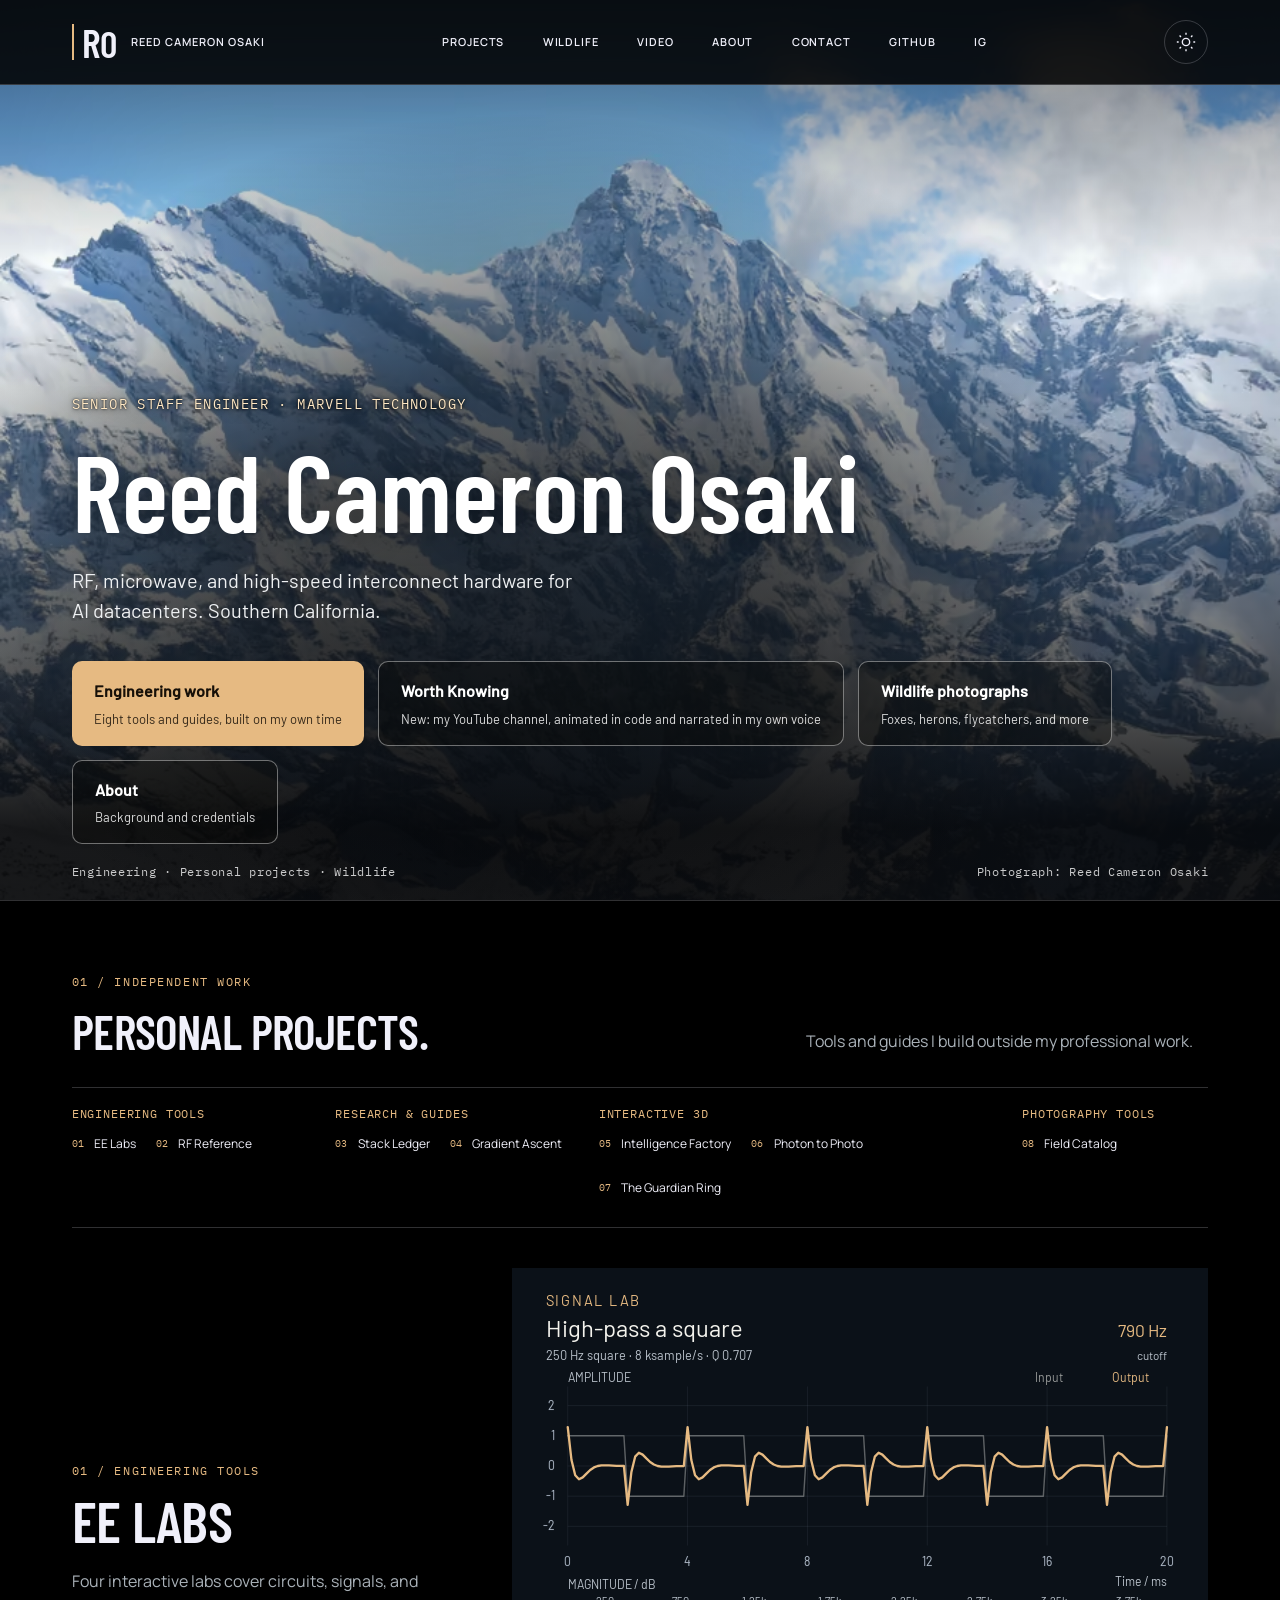
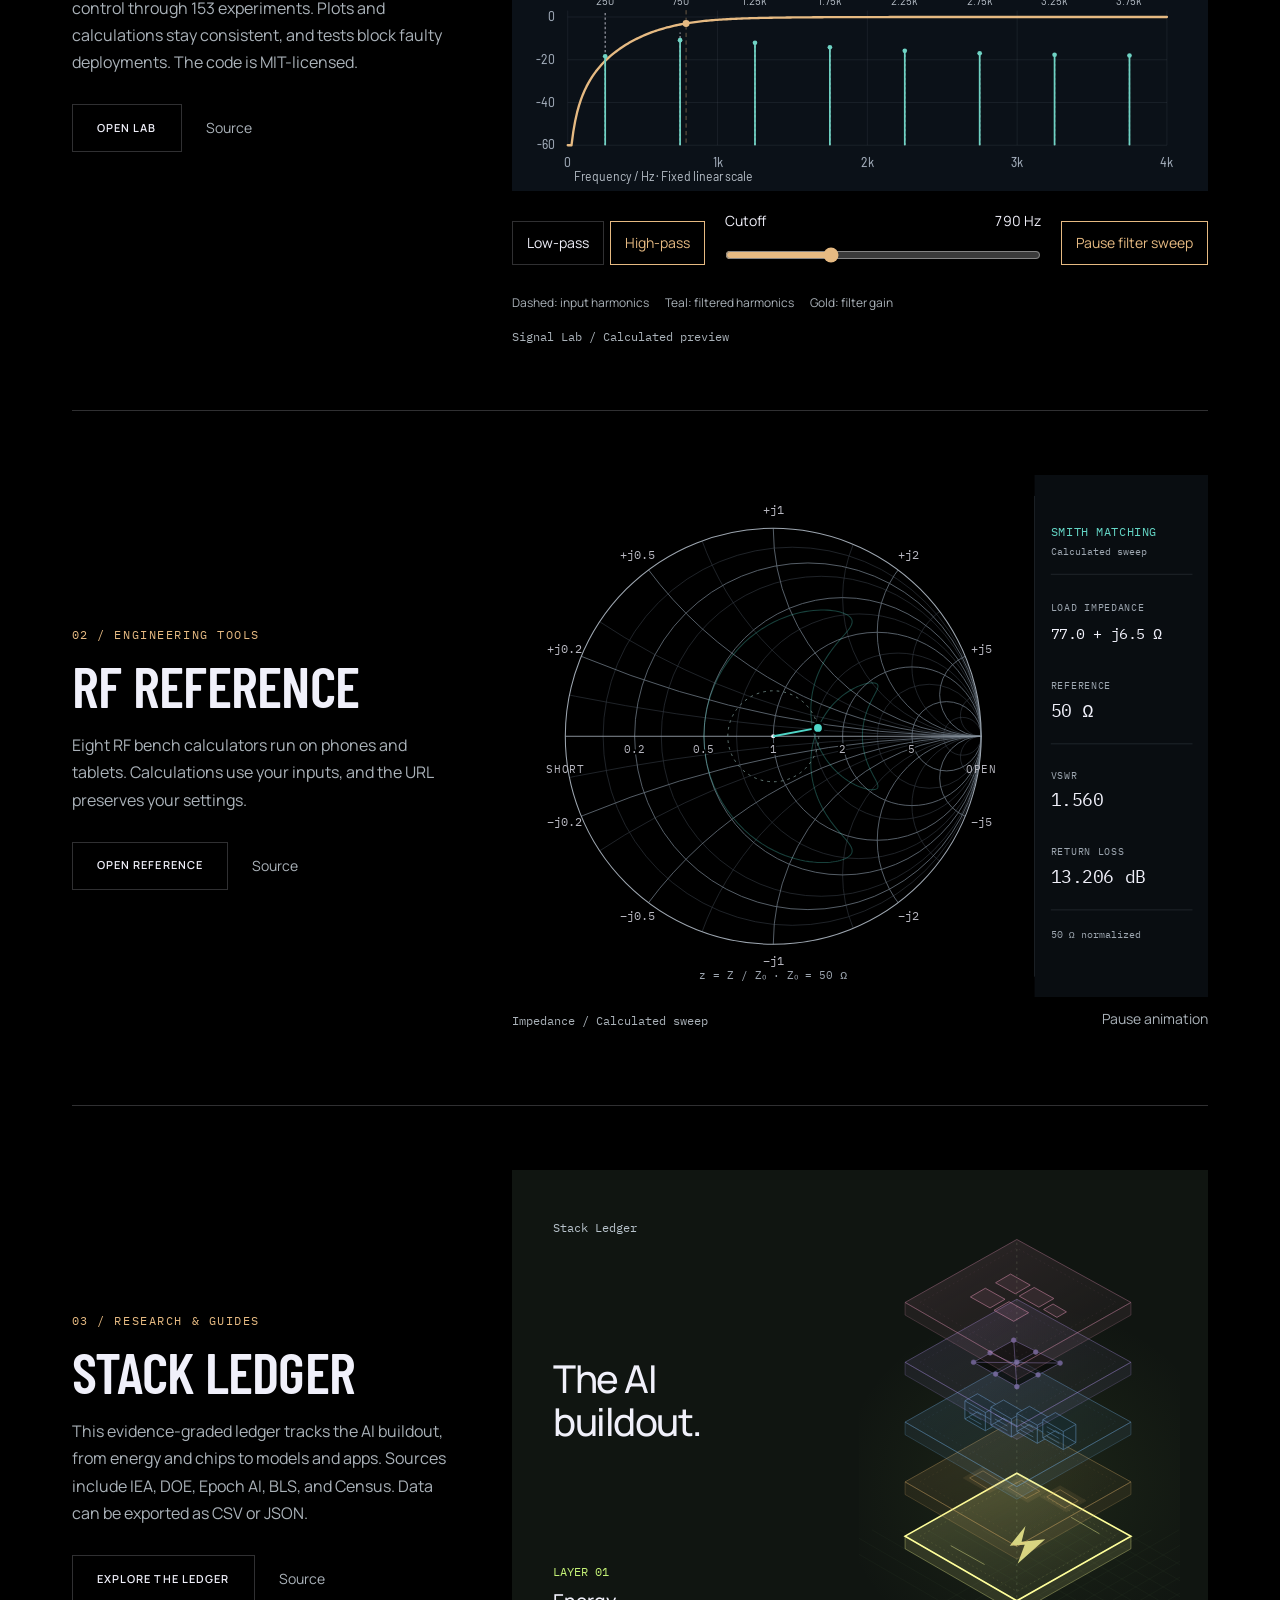
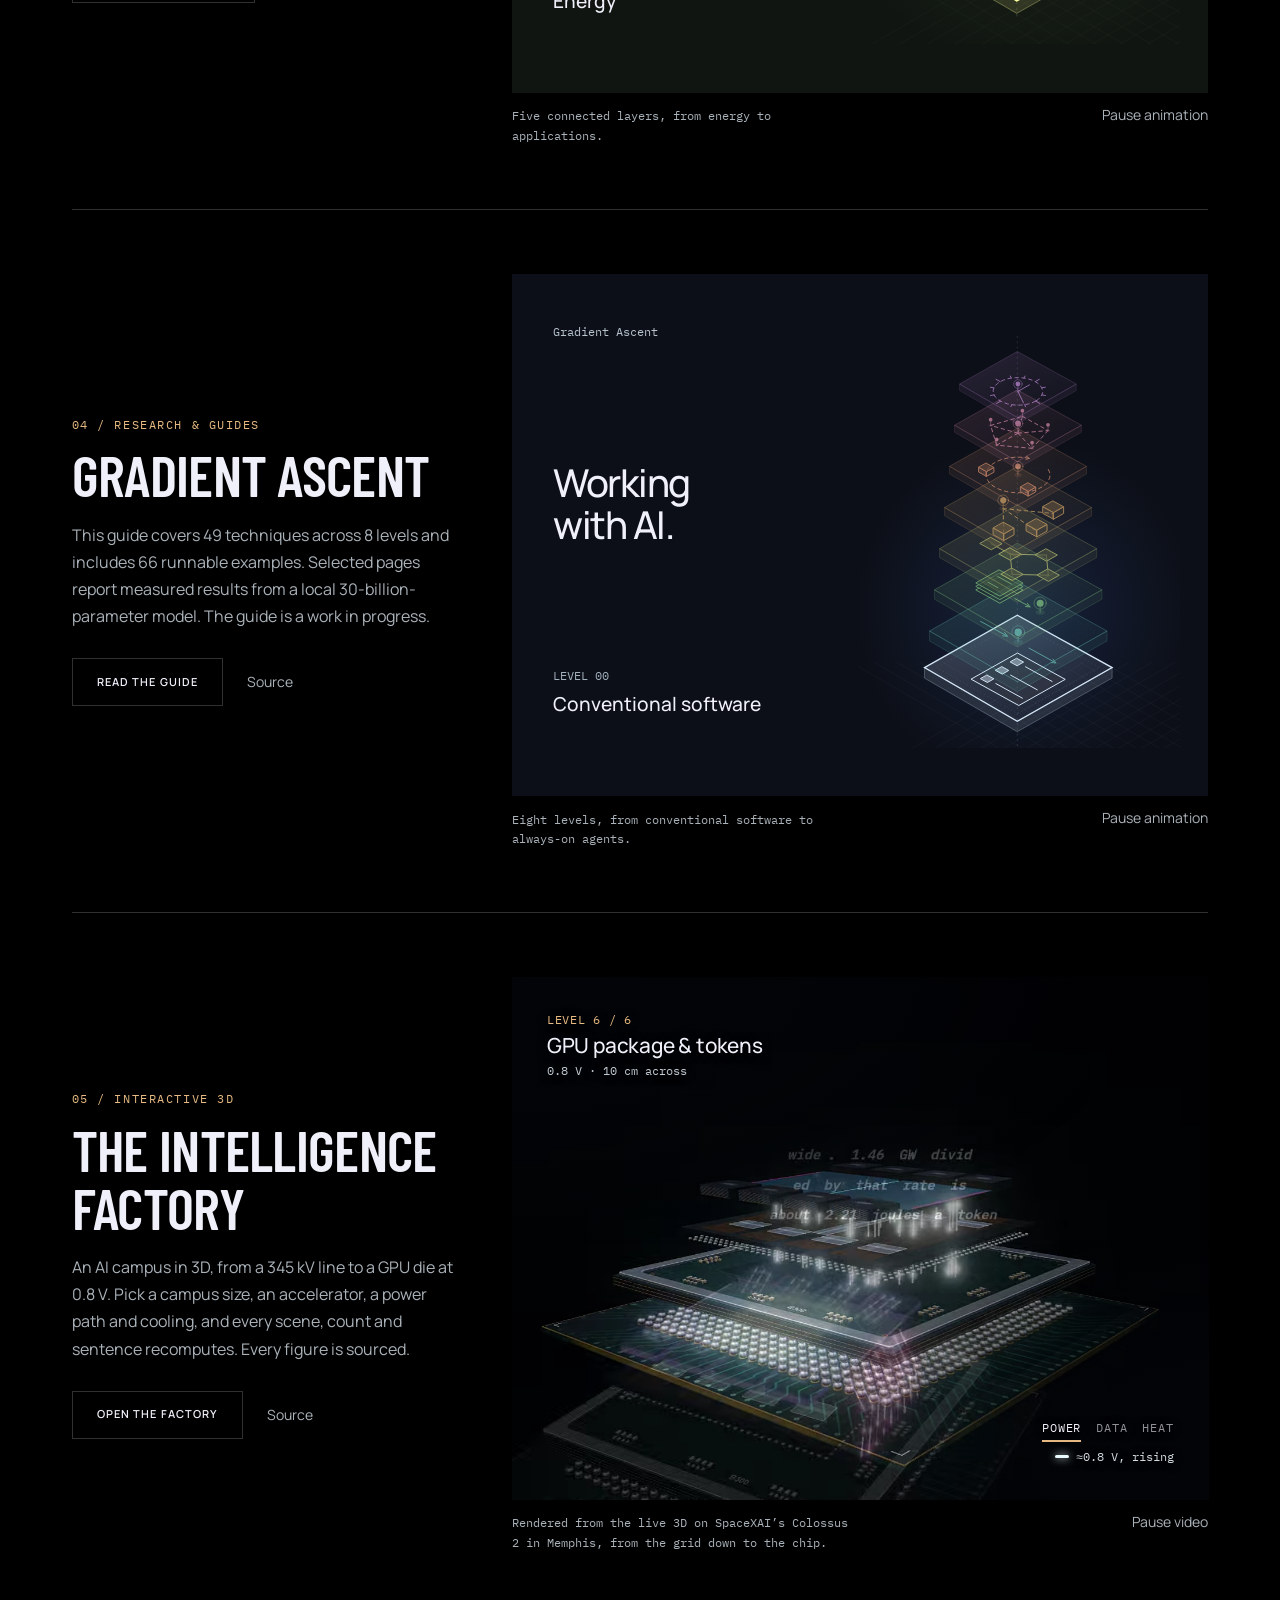
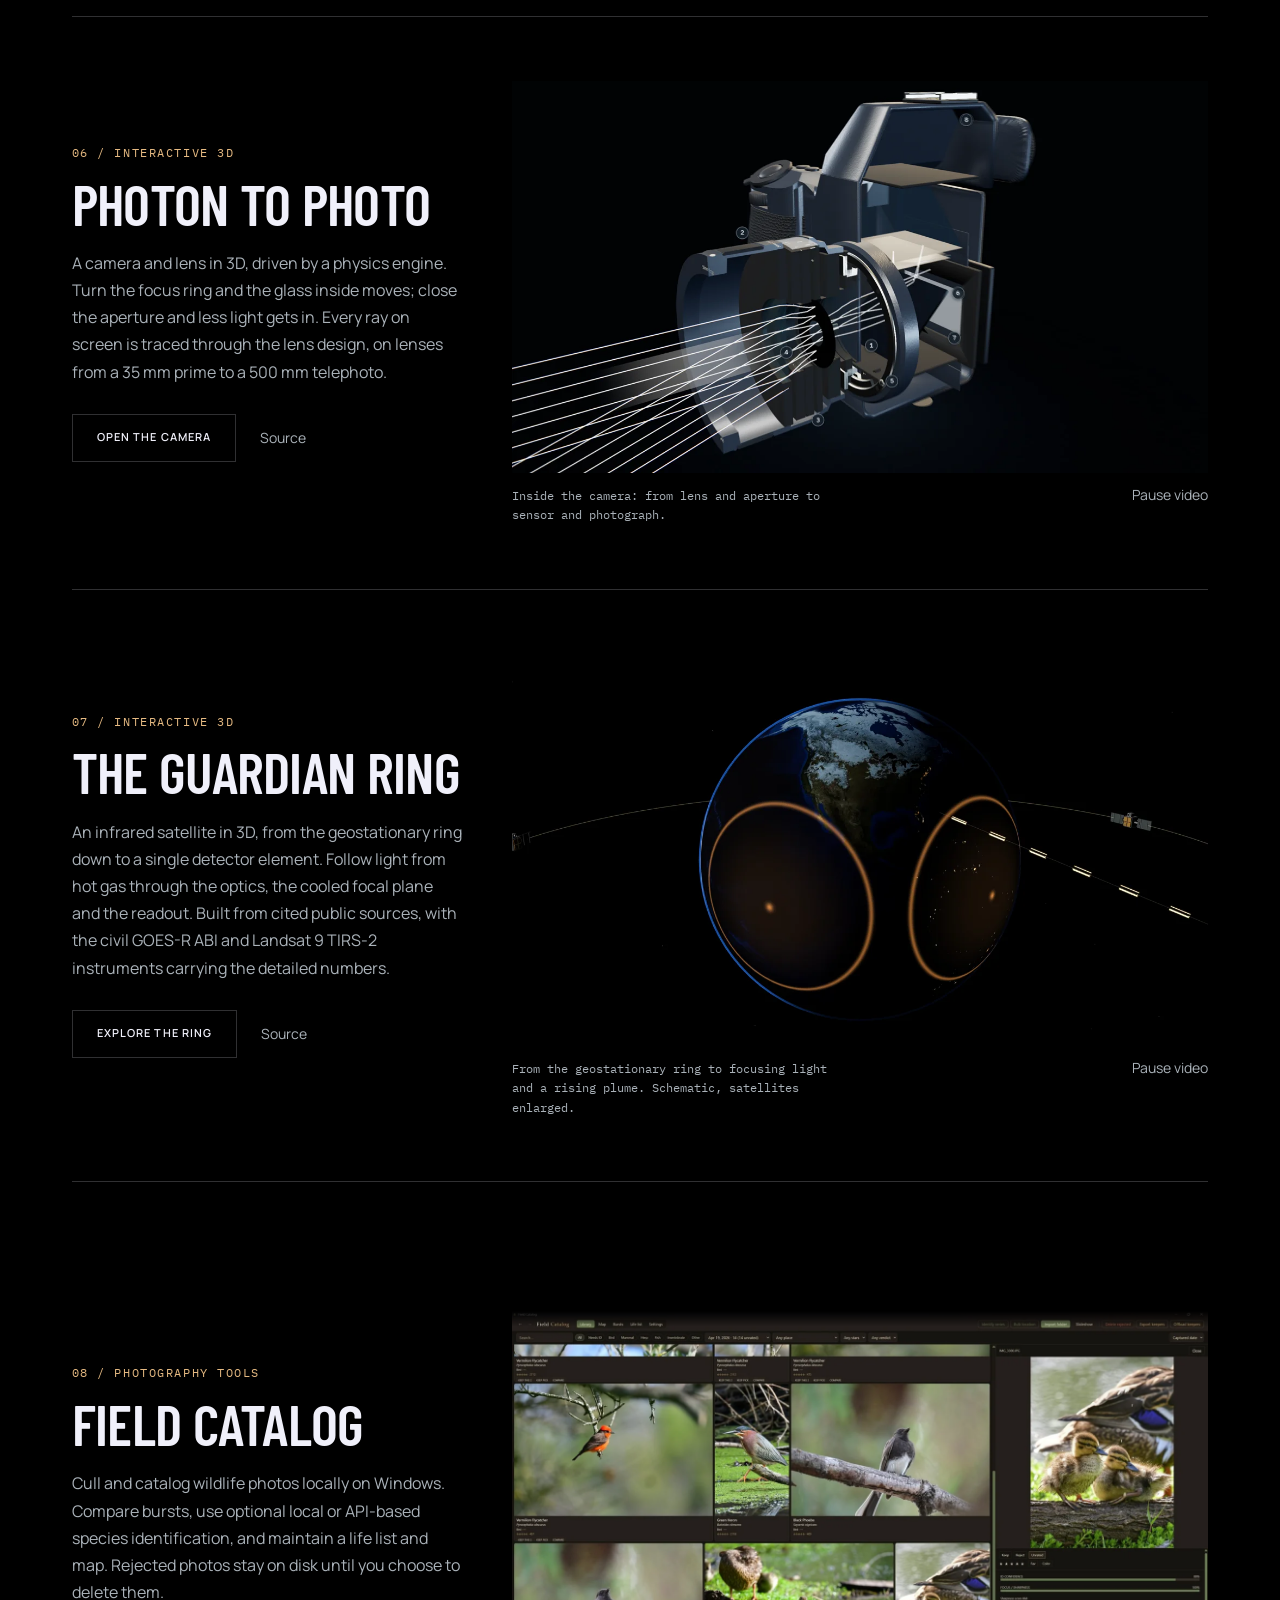
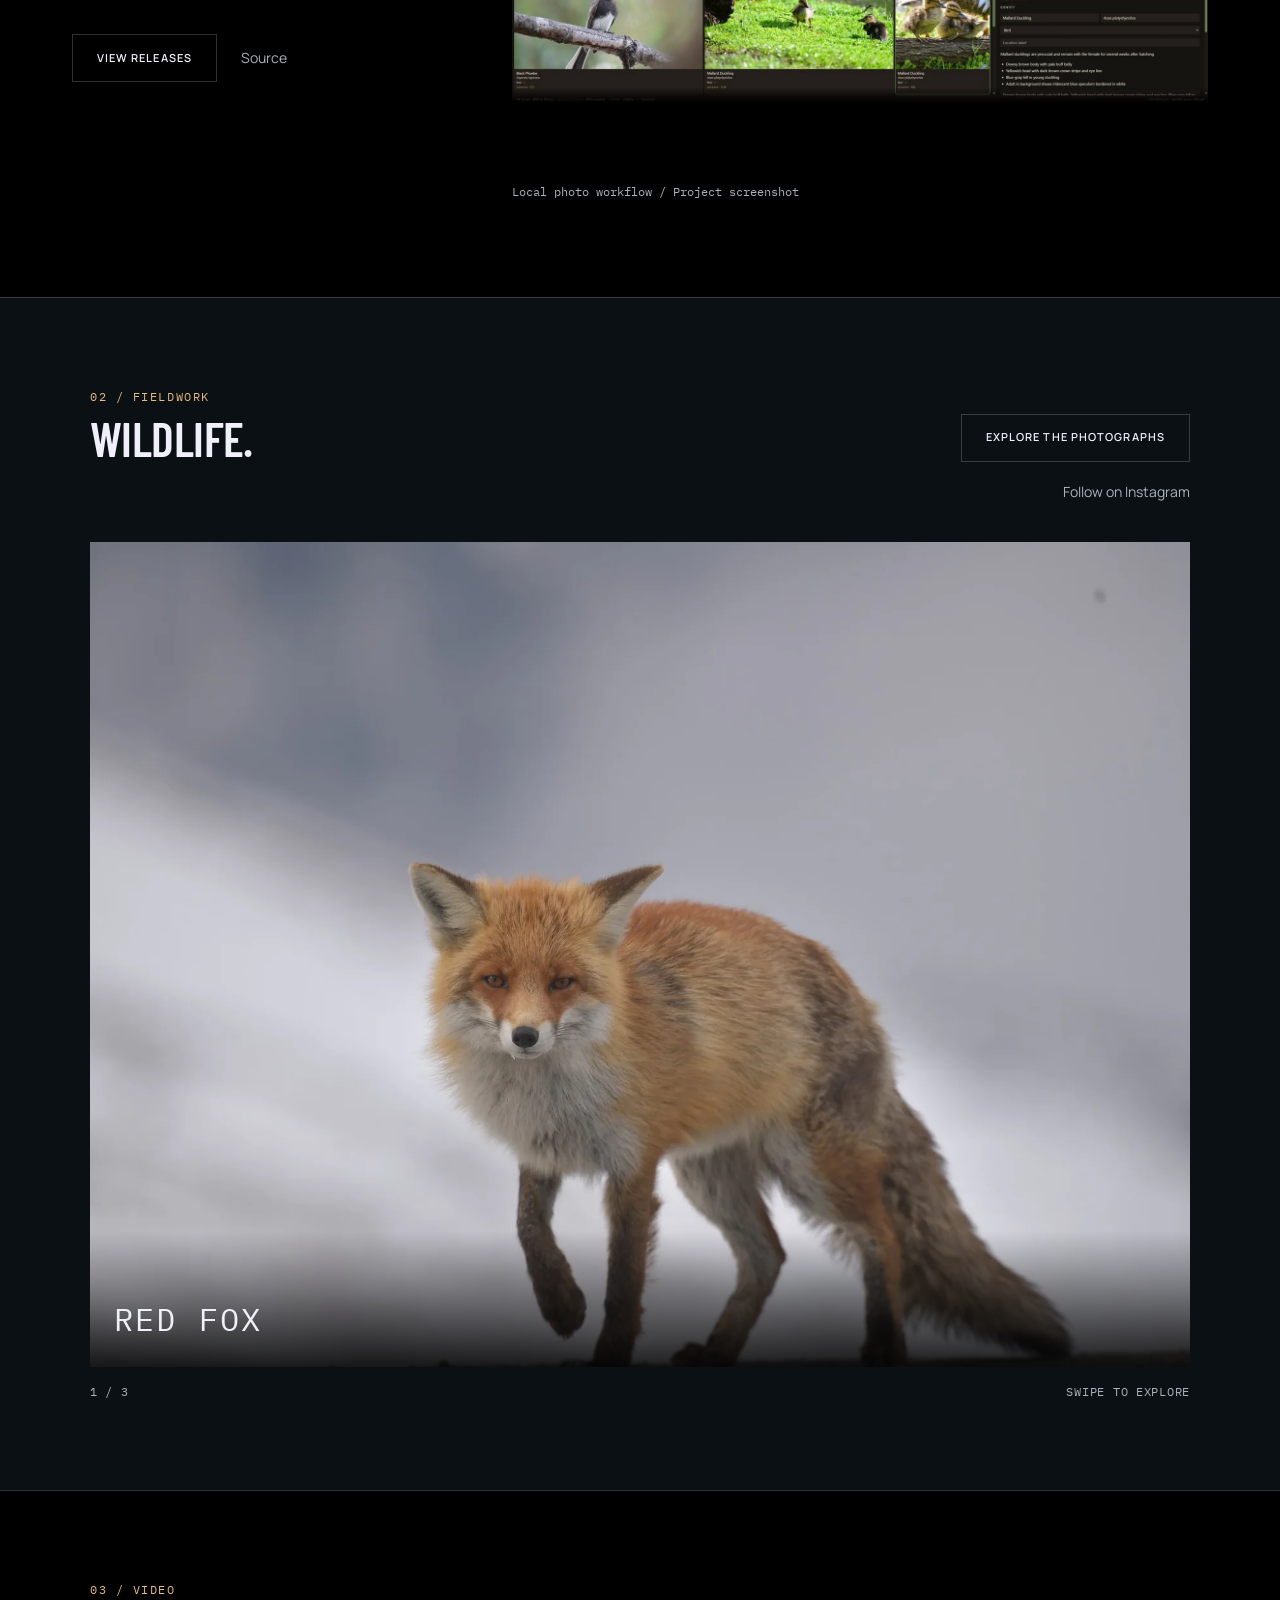
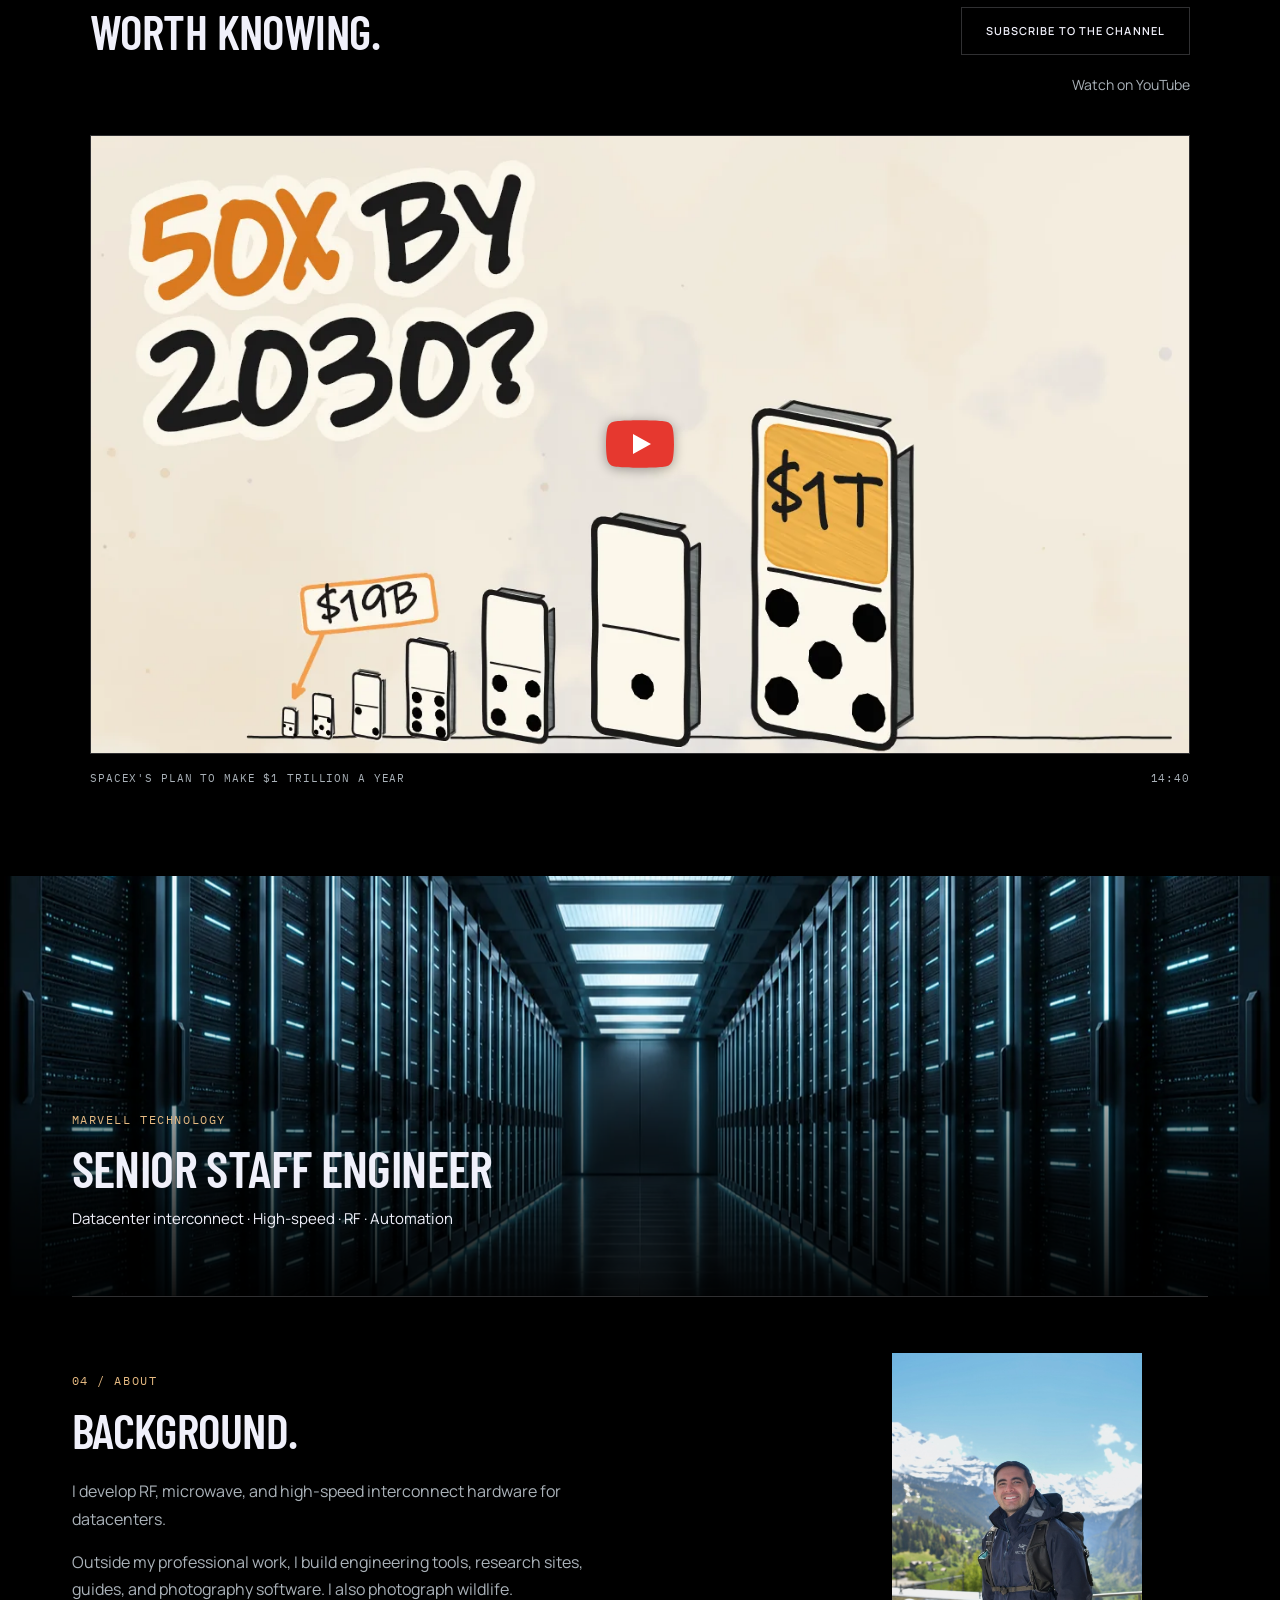
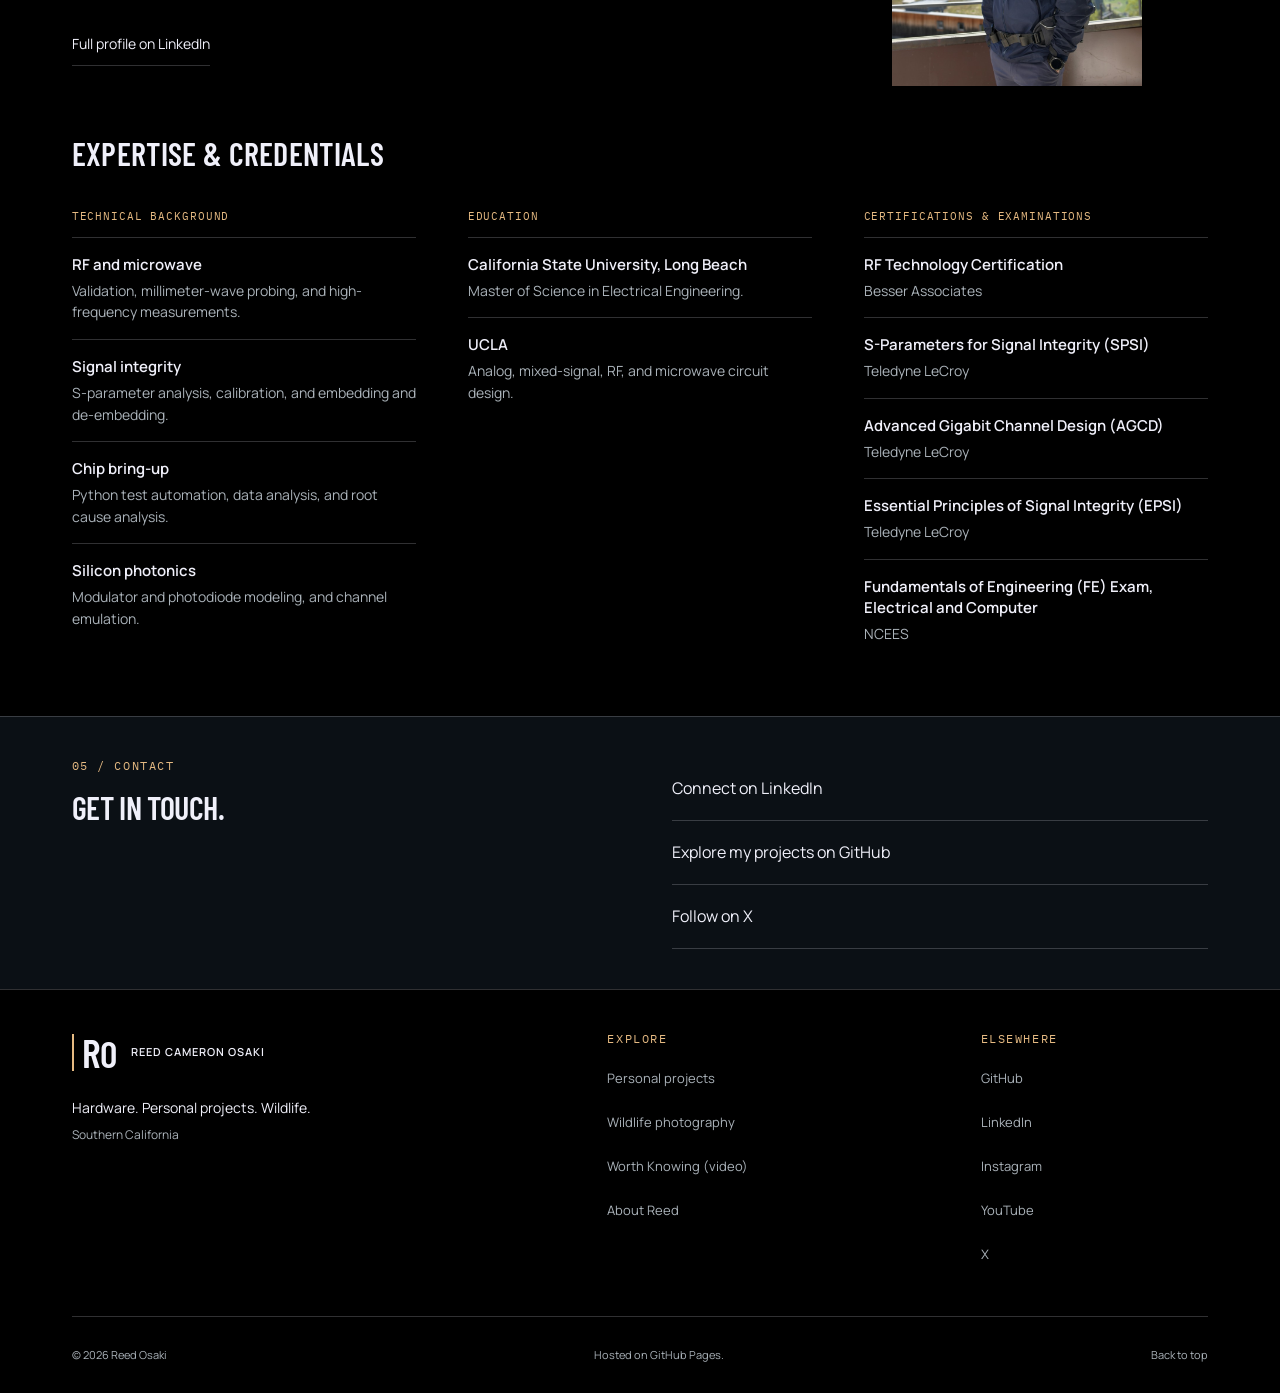
<file: index.html>
<!doctype html>
<html lang="en" data-theme="dark" data-layout="chapters">
  <head>
    <meta charset="utf-8">
    <meta name="viewport" content="width=device-width, initial-scale=1">
    <meta name="color-scheme" content="dark light">
    <meta name="theme-color" content="#000000">
    <meta name="apple-mobile-web-app-title" content="Reed Osaki">
    <link rel="apple-touch-icon" sizes="180x180" href="/apple-touch-icon.png">
    <title>Reed Cameron Osaki — Hardware, personal projects, wildlife</title>
    <meta name="description" content="Reed Cameron Osaki: Senior Staff Engineer at Marvell Technology working on RF, microwave, and high-speed interconnect hardware for datacenters. Personal engineering tools, AI guides, and wildlife photography.">
    <meta property="og:type" content="website">
    <meta property="og:url" content="https://reedos.dev/">
    <meta property="og:site_name" content="Reed Cameron Osaki">
    <meta property="og:title" content="Reed Cameron Osaki">
    <meta property="og:description" content="Senior Staff Engineer at Marvell Technology. Personal engineering tools, AI guides, and wildlife photography.">
    <meta property="og:image" content="https://reedos.dev/assets/hero/share-card.jpg">
    <meta property="og:image:width" content="1200">
    <meta property="og:image:height" content="630">
    <meta property="og:image:alt" content="Snow-covered mountain peaks beneath a blue sky.">
    <meta name="twitter:card" content="summary_large_image">
    <meta name="twitter:title" content="Reed Cameron Osaki">
    <meta name="twitter:description" content="Senior Staff Engineer at Marvell Technology. Personal engineering tools, AI guides, and wildlife photography.">
    <meta name="twitter:image" content="https://reedos.dev/assets/hero/share-card.jpg">
    <script type="application/ld+json">{"@context":"https://schema.org","@type":"Person","name":"Reed Cameron Osaki","alternateName":"Reed Osaki","jobTitle":"Senior Staff Engineer","worksFor":{"@type":"Organization","name":"Marvell Technology"},"url":"https://reedos.dev/","sameAs":["https://github.com/reedos","https://www.linkedin.com/in/reed-osaki/","https://www.instagram.com/reed.wildlife.photography/","https://x.com/reedosdev","https://reedos.dev/wildlife-site/"]}</script>
    <script>
      (() => {
        let preference = 'dark';
        try { preference = localStorage.getItem('reed-hub-theme') || 'dark'; } catch {}
        const query = new URLSearchParams(location.search);
        if (['dark', 'light', 'system'].includes(query.get('theme'))) preference = query.get('theme');
        if (!['dark', 'light', 'system'].includes(preference)) preference = 'dark';
        const root = document.documentElement;
        root.dataset.preference = preference;
        root.dataset.theme = preference === 'system' ? (matchMedia('(prefers-color-scheme: dark)').matches ? 'dark' : 'light') : preference;
        root.dataset.layout = 'chapters';
        document.querySelector('meta[name="theme-color"]').content = root.dataset.theme === 'dark' ? '#000000' : '#f1f2ed';
      })();
    </script>
    <link rel="icon" type="image/svg+xml" href="assets/mark.svg">
    <link rel="preload" as="font" type="font/woff2" href="assets/fonts/barlow-condensed-600.woff2" crossorigin>
    <link rel="preload" as="font" type="font/woff2" href="assets/fonts/barlow-400.woff2" crossorigin>
    <link rel="stylesheet" href="styles.css?v=worth-knowing-2">
    <script src="main.js?v=worth-knowing-2" defer></script>
    <script src="photo-options.js?v=autoplay-real-interaction-1" defer></script>
  <!-- Cloudflare Web Analytics: cookieless page counts for reedos.dev -->
  <script defer src="https://static.cloudflareinsights.com/beacon.min.js" data-cf-beacon='{"token": "7d357826b1264eb38e3db3ba16dd8319"}'></script>
  </head>
  <body>
    <a class="skip-link" href="#main">Skip to content</a>
    <header class="site-header">
      <div class="header-inner page-width">
        <a class="identity" href="#intro" aria-label="Reed Cameron Osaki, introduction"><span class="brand-mark" aria-hidden="true">R<span>O</span></span><span class="brand-name">Reed Cameron Osaki</span></a>
        <nav id="navigation" aria-label="Main navigation"><a href="#work">Projects</a><a href="#field">Wildlife</a><a href="#video">Video</a><a href="#about">About</a><a href="#contact">Contact</a><a href="https://github.com/reedos">GitHub</a><a href="https://www.instagram.com/reed.wildlife.photography/" aria-label="Reed’s Instagram">IG</a></nav>
        <div class="header-controls">
<button class="appearance-control" type="button" id="appearance" aria-label="Use light mode" title="Use light mode"><svg class="sun-icon" width="22" height="22" viewBox="0 0 24 24" fill="none" stroke="currentColor" stroke-width="1.5" aria-hidden="true"><circle cx="12" cy="12" r="4"/><path d="M12 2v2m0 16v2M2 12h2m16 0h2M5 5l1.5 1.5m11 11L19 19M5 19l1.5-1.5m11-11L19 5"/></svg><svg class="moon-icon" width="22" height="22" viewBox="0 0 24 24" fill="none" stroke="currentColor" stroke-width="1.5" aria-hidden="true"><path d="M20.7 14A9 9 0 0 1 10 3.3 9 9 0 1 0 20.7 14Z"/></svg></button>
          <button class="menu-toggle" type="button" aria-expanded="false" aria-controls="navigation" hidden><span class="menu-label">Menu</span><span class="menu-icon" aria-hidden="true"></span></button>
        </div>
      </div>
    </header>

    <main id="main">
      <section class="intro-hero" id="intro" aria-labelledby="intro-title">
        <!-- Hero: responsive exports of Reed's photograph (portrait crop for phones); metadata stripped. -->
        <div class="intro-hero-media">
          <picture>
            <source media="(max-width: 640px) and (orientation: portrait)" type="image/avif" srcset="assets/hero/mountain-portrait-900.avif 900w, assets/hero/mountain-portrait-1290.avif 1290w, assets/hero/mountain-portrait-1800.avif 1800w" sizes="100vw">
            <source media="(max-width: 640px) and (orientation: portrait)" type="image/webp" srcset="assets/hero/mountain-portrait-900.webp 900w, assets/hero/mountain-portrait-1290.webp 1290w, assets/hero/mountain-portrait-1800.webp 1800w" sizes="100vw">
            <source type="image/avif" srcset="assets/hero/mountain-1280.avif 1280w, assets/hero/mountain-1920.avif 1920w, assets/hero/mountain-2560.avif 2560w, assets/hero/mountain-3840.avif 3840w" sizes="100vw">
            <source type="image/webp" srcset="assets/hero/mountain-1280.webp 1280w, assets/hero/mountain-1920.webp 1920w, assets/hero/mountain-2560.webp 2560w, assets/hero/mountain-3840.webp 3840w" sizes="100vw">
            <img src="assets/hero/mountain-1920.jpg" width="1920" height="1280" alt="Snow-covered mountain peaks beneath a blue sky, with clouds along the ridge." fetchpriority="high">
          </picture>
        </div>
        <div class="intro-hero-scrim" aria-hidden="true"></div>
        <div class="intro-hero-inner page-width">
          <p class="intro-hero-kicker">Senior Staff Engineer · Marvell Technology</p>
          <h1 id="intro-title">Reed Cameron Osaki</h1>
          <p class="intro-hero-sub">RF, microwave, and high-speed interconnect hardware for AI&nbsp;datacenters. Southern California.</p>
          <div class="intro-hero-doors">
            <a class="door door-primary" href="#work"><span class="door-label">Engineering work</span><span class="door-sub">Eight tools and guides, built on my own time</span></a>
            <a class="door door-secondary" href="#video"><span class="door-label">Worth Knowing</span><span class="door-sub">New: my YouTube channel, animated in code and narrated in my own voice</span></a>
            <a class="door door-secondary" href="#field"><span class="door-label">Wildlife photographs</span><span class="door-sub">Foxes, herons, flycatchers, and more</span></a>
            <a class="door door-secondary" href="#about"><span class="door-label">About</span><span class="door-sub">Background and credentials</span></a>
          </div>
        </div>
        <div class="intro-hero-foot page-width"><span>Engineering · Personal projects · Wildlife</span><span>Photograph: Reed Cameron Osaki</span></div>
      </section>

      <section class="work-section chapter" id="work" aria-labelledby="work-title">
        <div class="section-intro page-width">
          <div><p class="eyebrow">01 / Independent work</p><h2 id="work-title">Personal projects.</h2></div>
          <p>Tools and guides I build outside my professional work.</p>
        </div>
        <nav class="project-picker page-width" aria-label="Personal project categories">
          <div class="project-category" role="group" aria-labelledby="category-engineering">
            <p class="category-label" id="category-engineering">Engineering tools</p>
            <div class="category-links"><a href="#project-ee" data-project-choice="0"><span>01</span> EE Labs</a><a href="#project-rf" data-project-choice="1"><span>02</span> RF Reference</a></div>
          </div>
          <div class="project-category" role="group" aria-labelledby="category-research">
            <p class="category-label" id="category-research">Research &amp; guides</p>
            <div class="category-links"><a href="#project-stack" data-project-choice="2"><span>03</span> Stack Ledger</a><a href="#project-gradient" data-project-choice="3"><span>04</span> Gradient Ascent</a></div>
          </div>
          <div class="project-category" role="group" aria-labelledby="category-3d">
            <p class="category-label" id="category-3d">Interactive 3D</p>
            <div class="category-links"><a href="#project-if" data-project-choice="4"><span>05</span> Intelligence Factory</a><a href="#project-p2p" data-project-choice="5"><span>06</span> Photon to Photo</a><a href="#project-gr" data-project-choice="6"><span>07</span> The Guardian Ring</a></div>
          </div>
          <div class="project-category" role="group" aria-labelledby="category-photography">
            <p class="category-label" id="category-photography">Photography tools</p>
            <div class="category-links"><a href="#project-catalog" data-project-choice="7"><span>08</span> Field Catalog</a></div>
          </div>
        </nav>
        <p class="gallery-hint page-width">Swipe through the projects, or select one above.</p>
        <div class="projects-track page-width" aria-label="Projects">
          <article class="project" id="project-ee" aria-labelledby="title-ee">
            <div class="project-copy">
              <p class="eyebrow">01 / Engineering tools</p>
              <h3 id="title-ee">EE Labs</h3>
              <p>Four interactive labs cover circuits, signals, and control through 153 experiments. Plots and calculations stay consistent, and tests block faulty deployments. The code is MIT-licensed.</p>
              <div class="project-links"><a class="button-link" href="https://reedos.dev/ee-labs/">Open lab</a><a class="source-link" href="https://github.com/reedos/ee-labs">Source</a></div>
            </div>
            <div class="project-visual">
              <!-- Live mathematical demonstration, not an app screenshot. Native EE Labs DSP equations. -->
<div class="ee-demo" id="ee-demo">
  <div class="ee-demo-stage"><svg xmlns="http://www.w3.org/2000/svg" width="1200" height="900" viewBox="0 0 1200 900" role="img" aria-labelledby="ee-plot-title ee-plot-desc"><title id="ee-plot-title">Signal Lab: high-pass a square</title>
<desc id="ee-plot-desc">A sampled 250 Hz square wave before and after a 700 Hz second-order high-pass filter. The lower plot uses a fixed linear 0 to 4000 Hz axis and a fixed minus 60 to plus 3 decibel range. The response is minus 3.01 decibels at cutoff. Harmonic levels are decibels relative to unit peak amplitude; normalized waveform amplitude uses a fixed minus 2.5 to plus 2.5 scale. Sample rate 8000 Hz; Q equals one over the square root of two.</desc>
<rect width="1200" height="900" fill="#0b1118"/>
<g font-family="Barlow, sans-serif" fill="#f4f3ed">
  <text x="58" y="65" font-size="25" letter-spacing="3" fill="#e6ba82">SIGNAL LAB</text>
  <text id="ee-plot-heading" x="58" y="118" font-size="41">High-pass a square</text>
  <text x="59" y="158" font-size="22" fill="#bac2cb">250 Hz square · 8 ksample/s · Q 0.707</text>
  <text id="ee-plot-cutoff" x="1128" y="118" text-anchor="end" font-size="30" fill="#e6ba82">700 Hz</text>
  <text x="1128" y="158" text-anchor="end" font-size="20" fill="#bac2cb">cutoff</text>
</g>
<g stroke="#a6b4c6" stroke-opacity=".16" stroke-width="1" fill="#aeb8c4" font-family="Barlow, sans-serif" font-size="21">
<path d="M96 204V478"/><text x="96" y="513" text-anchor="middle">0</text>
<path d="M302.4 204V478"/><text x="302.4" y="513" text-anchor="middle">4</text>
<path d="M508.8 204V478"/><text x="508.8" y="513" text-anchor="middle">8</text>
<path d="M715.1999999999999 204V478"/><text x="715.1999999999999" y="513" text-anchor="middle">12</text>
<path d="M921.6 204V478"/><text x="921.6" y="513" text-anchor="middle">16</text>
<path d="M1128 204V478"/><text x="1128" y="513" text-anchor="middle">20</text>
<path id="ee-amp-grid-0" d="M96 445.0H1128"/><text id="ee-amp-label-0" x="74" y="452.0" text-anchor="end">-2</text>
<path id="ee-amp-grid-1" d="M96 393.0H1128"/><text id="ee-amp-label-1" x="74" y="400.0" text-anchor="end">-1</text>
<path id="ee-amp-grid-2" d="M96 341.0H1128"/><text id="ee-amp-label-2" x="74" y="348.0" text-anchor="end">0</text>
<path id="ee-amp-grid-3" d="M96 289.0H1128"/><text id="ee-amp-label-3" x="74" y="296.0" text-anchor="end">1</text>
<path id="ee-amp-grid-4" d="M96 237.0H1128"/><text id="ee-amp-label-4" x="74" y="244.0" text-anchor="end">2</text>
<path d="M96.0 590V822"/><text x="96.0" y="859" text-anchor="middle">0</text>
<path d="M354.0 590V822"/><text x="354.0" y="859" text-anchor="middle">1k</text>
<path d="M612.0 590V822"/><text x="612.0" y="859" text-anchor="middle">2k</text>
<path d="M870.0 590V822"/><text x="870.0" y="859" text-anchor="middle">3k</text>
<path d="M1128.0 590V822"/><text x="1128.0" y="859" text-anchor="middle">4k</text>
<path d="M96 601.047619047619H1128"/><text x="74" y="608.047619047619" text-anchor="end">0</text>
<path d="M96 674.6984126984128H1128"/><text x="74" y="681.6984126984128" text-anchor="end">-20</text>
<path d="M96 748.3492063492064H1128"/><text x="74" y="755.3492063492064" text-anchor="end">-40</text>
<path d="M96 822H1128"/><text x="74" y="829" text-anchor="end">-60</text>
</g>
<g fill="none" stroke-linejoin="round" stroke-linecap="round">
  <path id="ee-input-path" d="M96.00,289.00 L102.45,289.00 L108.90,289.00 L115.35,289.00 L121.80,289.00 L128.25,289.00 L134.70,289.00 L141.15,289.00 L147.60,289.00 L154.05,289.00 L160.50,289.00 L166.95,289.00 L173.40,289.00 L179.85,289.00 L186.30,289.00 L192.75,289.00 L199.20,393.00 L205.65,393.00 L212.10,393.00 L218.55,393.00 L225.00,393.00 L231.45,393.00 L237.90,393.00 L244.35,393.00 L250.80,393.00 L257.25,393.00 L263.70,393.00 L270.15,393.00 L276.60,393.00 L283.05,393.00 L289.50,393.00 L295.95,393.00 L302.40,289.00 L308.85,289.00 L315.30,289.00 L321.75,289.00 L328.20,289.00 L334.65,289.00 L341.10,289.00 L347.55,289.00 L354.00,289.00 L360.45,289.00 L366.90,289.00 L373.35,289.00 L379.80,289.00 L386.25,289.00 L392.70,289.00 L399.15,289.00 L405.60,393.00 L412.05,393.00 L418.50,393.00 L424.95,393.00 L431.40,393.00 L437.85,393.00 L444.30,393.00 L450.75,393.00 L457.20,393.00 L463.65,393.00 L470.10,393.00 L476.55,393.00 L483.00,393.00 L489.45,393.00 L495.90,393.00 L502.35,393.00 L508.80,289.00 L515.25,289.00 L521.70,289.00 L528.15,289.00 L534.60,289.00 L541.05,289.00 L547.50,289.00 L553.95,289.00 L560.40,289.00 L566.85,289.00 L573.30,289.00 L579.75,289.00 L586.20,289.00 L592.65,289.00 L599.10,289.00 L605.55,289.00 L612.00,393.00 L618.45,393.00 L624.90,393.00 L631.35,393.00 L637.80,393.00 L644.25,393.00 L650.70,393.00 L657.15,393.00 L663.60,393.00 L670.05,393.00 L676.50,393.00 L682.95,393.00 L689.40,393.00 L695.85,393.00 L702.30,393.00 L708.75,393.00 L715.20,289.00 L721.65,289.00 L728.10,289.00 L734.55,289.00 L741.00,289.00 L747.45,289.00 L753.90,289.00 L760.35,289.00 L766.80,289.00 L773.25,289.00 L779.70,289.00 L786.15,289.00 L792.60,289.00 L799.05,289.00 L805.50,289.00 L811.95,289.00 L818.40,393.00 L824.85,393.00 L831.30,393.00 L837.75,393.00 L844.20,393.00 L850.65,393.00 L857.10,393.00 L863.55,393.00 L870.00,393.00 L876.45,393.00 L882.90,393.00 L889.35,393.00 L895.80,393.00 L902.25,393.00 L908.70,393.00 L915.15,393.00 L921.60,289.00 L928.05,289.00 L934.50,289.00 L940.95,289.00 L947.40,289.00 L953.85,289.00 L960.30,289.00 L966.75,289.00 L973.20,289.00 L979.65,289.00 L986.10,289.00 L992.55,289.00 L999.00,289.00 L1005.45,289.00 L1011.90,289.00 L1018.35,289.00 L1024.80,393.00 L1031.25,393.00 L1037.70,393.00 L1044.15,393.00 L1050.60,393.00 L1057.05,393.00 L1063.50,393.00 L1069.95,393.00 L1076.40,393.00 L1082.85,393.00 L1089.30,393.00 L1095.75,393.00 L1102.20,393.00 L1108.65,393.00 L1115.10,393.00 L1121.55,393.00 L1128.00,289.00" stroke="#f4f3ed" stroke-opacity=".35" stroke-width="2.5"/>
  <path id="ee-output-path" d="M96.00,270.74 L102.45,323.74 L108.90,351.86 L115.35,362.47 L121.80,362.73 L128.25,358.18 L134.70,352.38 L141.15,347.27 L147.60,343.56 L154.05,341.30 L160.50,340.20 L166.95,339.86 L173.40,339.95 L179.85,340.22 L186.30,340.51 L192.75,340.75 L199.20,411.26 L205.65,358.26 L212.10,330.14 L218.55,319.53 L225.00,319.27 L231.45,323.82 L237.90,329.62 L244.35,334.73 L250.80,338.44 L257.25,340.70 L263.70,341.80 L270.15,342.14 L276.60,342.05 L283.05,341.78 L289.50,341.49 L295.95,341.25 L302.40,270.74 L308.85,323.74 L315.30,351.86 L321.75,362.47 L328.20,362.73 L334.65,358.18 L341.10,352.38 L347.55,347.27 L354.00,343.56 L360.45,341.30 L366.90,340.20 L373.35,339.86 L379.80,339.95 L386.25,340.22 L392.70,340.51 L399.15,340.75 L405.60,411.26 L412.05,358.26 L418.50,330.14 L424.95,319.53 L431.40,319.27 L437.85,323.82 L444.30,329.62 L450.75,334.73 L457.20,338.44 L463.65,340.70 L470.10,341.80 L476.55,342.14 L483.00,342.05 L489.45,341.78 L495.90,341.49 L502.35,341.25 L508.80,270.74 L515.25,323.74 L521.70,351.86 L528.15,362.47 L534.60,362.73 L541.05,358.18 L547.50,352.38 L553.95,347.27 L560.40,343.56 L566.85,341.30 L573.30,340.20 L579.75,339.86 L586.20,339.95 L592.65,340.22 L599.10,340.51 L605.55,340.75 L612.00,411.26 L618.45,358.26 L624.90,330.14 L631.35,319.53 L637.80,319.27 L644.25,323.82 L650.70,329.62 L657.15,334.73 L663.60,338.44 L670.05,340.70 L676.50,341.80 L682.95,342.14 L689.40,342.05 L695.85,341.78 L702.30,341.49 L708.75,341.25 L715.20,270.74 L721.65,323.74 L728.10,351.86 L734.55,362.47 L741.00,362.73 L747.45,358.18 L753.90,352.38 L760.35,347.27 L766.80,343.56 L773.25,341.30 L779.70,340.20 L786.15,339.86 L792.60,339.95 L799.05,340.22 L805.50,340.51 L811.95,340.75 L818.40,411.26 L824.85,358.26 L831.30,330.14 L837.75,319.53 L844.20,319.27 L850.65,323.82 L857.10,329.62 L863.55,334.73 L870.00,338.44 L876.45,340.70 L882.90,341.80 L889.35,342.14 L895.80,342.05 L902.25,341.78 L908.70,341.49 L915.15,341.25 L921.60,270.74 L928.05,323.74 L934.50,351.86 L940.95,362.47 L947.40,362.73 L953.85,358.18 L960.30,352.38 L966.75,347.27 L973.20,343.56 L979.65,341.30 L986.10,340.20 L992.55,339.86 L999.00,339.95 L1005.45,340.22 L1011.90,340.51 L1018.35,340.75 L1024.80,411.26 L1031.25,358.26 L1037.70,330.14 L1044.15,319.53 L1050.60,319.27 L1057.05,323.82 L1063.50,329.62 L1069.95,334.73 L1076.40,338.44 L1082.85,340.70 L1089.30,341.80 L1095.75,342.14 L1102.20,342.05 L1108.65,341.78 L1115.10,341.49 L1121.55,341.25 L1128.00,270.74" stroke="#e6ba82" stroke-width="4"/>
  <path id="ee-response-path" d="M96.00,822.00 L99.22,822.00 L102.45,815.85 L105.67,789.91 L108.90,771.51 L112.13,757.23 L115.35,745.56 L118.58,735.69 L121.80,727.15 L125.03,719.61 L128.25,712.86 L131.47,706.76 L134.70,701.19 L137.93,696.07 L141.15,691.33 L144.38,686.92 L147.60,682.80 L150.82,678.93 L154.05,675.28 L157.28,671.84 L160.50,668.59 L163.73,665.49 L166.95,662.55 L170.18,659.75 L173.40,657.08 L176.63,654.53 L179.85,652.09 L183.07,649.76 L186.30,647.53 L189.52,645.38 L192.75,643.33 L195.98,641.36 L199.20,639.48 L202.43,637.66 L205.65,635.93 L208.88,634.26 L212.10,632.67 L215.32,631.14 L218.55,629.67 L221.77,628.26 L225.00,626.92 L228.22,625.63 L231.45,624.40 L234.67,623.23 L237.90,622.10 L241.13,621.03 L244.35,620.01 L247.58,619.03 L250.80,618.10 L254.03,617.21 L257.25,616.37 L260.48,615.57 L263.70,614.81 L266.92,614.09 L270.15,613.40 L273.38,612.75 L276.60,612.13 L279.83,611.55 L283.05,610.99 L286.27,610.47 L289.50,609.97 L292.73,609.50 L295.95,609.06 L299.17,608.64 L302.40,608.24 L305.63,607.86 L308.85,607.51 L312.08,607.17 L315.30,606.85 L318.52,606.55 L321.75,606.27 L324.98,606.00 L328.20,605.75 L331.42,605.51 L334.65,605.28 L337.88,605.07 L341.10,604.87 L344.33,604.67 L347.55,604.49 L350.77,604.32 L354.00,604.16 L357.22,604.01 L360.45,603.86 L363.68,603.73 L366.90,603.60 L370.13,603.47 L373.35,603.36 L376.57,603.25 L379.80,603.14 L383.03,603.05 L386.25,602.95 L389.47,602.86 L392.70,602.78 L395.93,602.70 L399.15,602.62 L402.38,602.55 L405.60,602.48 L408.82,602.42 L412.05,602.36 L415.28,602.30 L418.50,602.24 L421.72,602.19 L424.95,602.14 L428.18,602.09 L431.40,602.04 L434.63,602.00 L437.85,601.96 L441.07,601.92 L444.30,601.88 L447.53,601.85 L450.75,601.81 L453.97,601.78 L457.20,601.75 L460.43,601.72 L463.65,601.69 L466.88,601.66 L470.10,601.64 L473.32,601.61 L476.55,601.59 L479.78,601.57 L483.00,601.55 L486.22,601.53 L489.45,601.51 L492.68,601.49 L495.90,601.47 L499.13,601.45 L502.35,601.44 L505.57,601.42 L508.80,601.41 L512.03,601.39 L515.25,601.38 L518.47,601.37 L521.70,601.35 L524.92,601.34 L528.15,601.33 L531.38,601.32 L534.60,601.31 L537.83,601.30 L541.05,601.29 L544.28,601.28 L547.50,601.27 L550.72,601.26 L553.95,601.25 L557.17,601.24 L560.40,601.24 L563.63,601.23 L566.85,601.22 L570.08,601.22 L573.30,601.21 L576.53,601.20 L579.75,601.20 L582.97,601.19 L586.20,601.19 L589.42,601.18 L592.65,601.18 L595.88,601.17 L599.10,601.17 L602.33,601.16 L605.55,601.16 L608.77,601.15 L612.00,601.15 L615.23,601.14 L618.45,601.14 L621.68,601.14 L624.90,601.13 L628.13,601.13 L631.35,601.13 L634.57,601.12 L637.80,601.12 L641.02,601.12 L644.25,601.12 L647.48,601.11 L650.70,601.11 L653.93,601.11 L657.15,601.11 L660.38,601.10 L663.60,601.10 L666.82,601.10 L670.05,601.10 L673.27,601.10 L676.50,601.09 L679.73,601.09 L682.95,601.09 L686.18,601.09 L689.40,601.09 L692.63,601.09 L695.85,601.08 L699.07,601.08 L702.30,601.08 L705.52,601.08 L708.75,601.08 L711.98,601.08 L715.20,601.08 L718.43,601.07 L721.65,601.07 L724.88,601.07 L728.10,601.07 L731.32,601.07 L734.55,601.07 L737.77,601.07 L741.00,601.07 L744.23,601.07 L747.45,601.07 L750.68,601.07 L753.90,601.06 L757.13,601.06 L760.35,601.06 L763.57,601.06 L766.80,601.06 L770.02,601.06 L773.25,601.06 L776.48,601.06 L779.70,601.06 L782.93,601.06 L786.15,601.06 L789.38,601.06 L792.60,601.06 L795.82,601.06 L799.05,601.06 L802.27,601.06 L805.50,601.06 L808.73,601.06 L811.95,601.06 L815.18,601.05 L818.40,601.05 L821.63,601.05 L824.85,601.05 L828.07,601.05 L831.30,601.05 L834.52,601.05 L837.75,601.05 L840.98,601.05 L844.20,601.05 L847.43,601.05 L850.65,601.05 L853.88,601.05 L857.10,601.05 L860.32,601.05 L863.55,601.05 L866.77,601.05 L870.00,601.05 L873.23,601.05 L876.45,601.05 L879.68,601.05 L882.90,601.05 L886.13,601.05 L889.35,601.05 L892.57,601.05 L895.80,601.05 L899.02,601.05 L902.25,601.05 L905.48,601.05 L908.70,601.05 L911.93,601.05 L915.15,601.05 L918.38,601.05 L921.60,601.05 L924.82,601.05 L928.05,601.05 L931.27,601.05 L934.50,601.05 L937.73,601.05 L940.95,601.05 L944.18,601.05 L947.40,601.05 L950.63,601.05 L953.85,601.05 L957.07,601.05 L960.30,601.05 L963.52,601.05 L966.75,601.05 L969.98,601.05 L973.20,601.05 L976.43,601.05 L979.65,601.05 L982.88,601.05 L986.10,601.05 L989.32,601.05 L992.55,601.05 L995.77,601.05 L999.00,601.05 L1002.23,601.05 L1005.45,601.05 L1008.68,601.05 L1011.90,601.05 L1015.13,601.05 L1018.35,601.05 L1021.57,601.05 L1024.80,601.05 L1028.03,601.05 L1031.25,601.05 L1034.47,601.05 L1037.70,601.05 L1040.93,601.05 L1044.15,601.05 L1047.38,601.05 L1050.60,601.05 L1053.82,601.05 L1057.05,601.05 L1060.28,601.05 L1063.50,601.05 L1066.72,601.05 L1069.95,601.05 L1073.18,601.05 L1076.40,601.05 L1079.63,601.05 L1082.85,601.05 L1086.07,601.05 L1089.30,601.05 L1092.53,601.05 L1095.75,601.05 L1098.97,601.05 L1102.20,601.05 L1105.43,601.05 L1108.65,601.05 L1111.88,601.05 L1115.10,601.05 L1118.32,601.05 L1121.55,601.05 L1124.77,601.05 L1128.00,601.05" stroke="#e6ba82" stroke-width="4"/>
  <path id="ee-cutoff-line" d="M276.6 590V822" stroke="#e6ba82" stroke-opacity=".5" stroke-dasharray="6 7" stroke-width="1.5"/>
</g>
<g id="ee-harmonics" font-family="Barlow, sans-serif" font-size="19">
<g data-harmonic="1"><title data-harmonic-reading>250 Hz: input 2.1 dB, filtered -16.2 dB relative to unit peak amplitude.</title><path d="M160.50 822V593.27" stroke="#f0f0fa" stroke-opacity=".65" stroke-width="2" stroke-dasharray="4 4"/><path class="harmonic-output" d="M160.50 822V660.81" stroke="#6fd3c4" stroke-width="3"/><circle class="harmonic-tip" cx="160.50" cy="660.81" r="4" fill="#6fd3c4"/><text x="160.50" y="580" text-anchor="middle" fill="#bac2cb">250</text></g>
<g data-harmonic="3"><title data-harmonic-reading>750 Hz: input -7.3 dB, filtered -9.7 dB relative to unit peak amplitude.</title><path d="M289.50 822V628.00" stroke="#f0f0fa" stroke-opacity=".65" stroke-width="2" stroke-dasharray="4 4"/><path class="harmonic-output" d="M289.50 822V636.92" stroke="#6fd3c4" stroke-width="3"/><circle class="harmonic-tip" cx="289.50" cy="636.92" r="4" fill="#6fd3c4"/><text x="289.50" y="580" text-anchor="middle" fill="#bac2cb">750</text></g>
<g data-harmonic="5"><title data-harmonic-reading>1250 Hz: input -11.5 dB, filtered -11.9 dB relative to unit peak amplitude.</title><path d="M418.50 822V643.51" stroke="#f0f0fa" stroke-opacity=".65" stroke-width="2" stroke-dasharray="4 4"/><path class="harmonic-output" d="M418.50 822V644.70" stroke="#6fd3c4" stroke-width="3"/><circle class="harmonic-tip" cx="418.50" cy="644.70" r="4" fill="#6fd3c4"/><text x="418.50" y="580" text-anchor="middle" fill="#bac2cb">1.25k</text></g>
<g data-harmonic="7"><title data-harmonic-reading>1750 Hz: input -14.1 dB, filtered -14.2 dB relative to unit peak amplitude.</title><path d="M547.50 822V653.00" stroke="#f0f0fa" stroke-opacity=".65" stroke-width="2" stroke-dasharray="4 4"/><path class="harmonic-output" d="M547.50 822V653.23" stroke="#6fd3c4" stroke-width="3"/><circle class="harmonic-tip" cx="547.50" cy="653.23" r="4" fill="#6fd3c4"/><text x="547.50" y="580" text-anchor="middle" fill="#bac2cb">1.75k</text></g>
<g data-harmonic="9"><title data-harmonic-reading>2250 Hz: input -15.8 dB, filtered -15.8 dB relative to unit peak amplitude.</title><path d="M676.50 822V659.33" stroke="#f0f0fa" stroke-opacity=".65" stroke-width="2" stroke-dasharray="4 4"/><path class="harmonic-output" d="M676.50 822V659.37" stroke="#6fd3c4" stroke-width="3"/><circle class="harmonic-tip" cx="676.50" cy="659.37" r="4" fill="#6fd3c4"/><text x="676.50" y="580" text-anchor="middle" fill="#bac2cb">2.25k</text></g>
<g data-harmonic="11"><title data-harmonic-reading>2750 Hz: input -17.0 dB, filtered -17.0 dB relative to unit peak amplitude.</title><path d="M805.50 822V663.54" stroke="#f0f0fa" stroke-opacity=".65" stroke-width="2" stroke-dasharray="4 4"/><path class="harmonic-output" d="M805.50 822V663.55" stroke="#6fd3c4" stroke-width="3"/><circle class="harmonic-tip" cx="805.50" cy="663.55" r="4" fill="#6fd3c4"/><text x="805.50" y="580" text-anchor="middle" fill="#bac2cb">2.75k</text></g>
<g data-harmonic="13"><title data-harmonic-reading>3250 Hz: input -17.7 dB, filtered -17.7 dB relative to unit peak amplitude.</title><path d="M934.50 822V666.15" stroke="#f0f0fa" stroke-opacity=".65" stroke-width="2" stroke-dasharray="4 4"/><path class="harmonic-output" d="M934.50 822V666.15" stroke="#6fd3c4" stroke-width="3"/><circle class="harmonic-tip" cx="934.50" cy="666.15" r="4" fill="#6fd3c4"/><text x="934.50" y="580" text-anchor="middle" fill="#bac2cb">3.25k</text></g>
<g data-harmonic="15"><title data-harmonic-reading>3750 Hz: input -18.0 dB, filtered -18.0 dB relative to unit peak amplitude.</title><path d="M1063.50 822V667.41" stroke="#f0f0fa" stroke-opacity=".65" stroke-width="2" stroke-dasharray="4 4"/><path class="harmonic-output" d="M1063.50 822V667.41" stroke="#6fd3c4" stroke-width="3"/><circle class="harmonic-tip" cx="1063.50" cy="667.41" r="4" fill="#6fd3c4"/><text x="1063.50" y="580" text-anchor="middle" fill="#bac2cb">3.75k</text></g>
</g>
<circle id="ee-cutoff-dot" cx="276.6" cy="612.1331680942926" r="6" fill="#e6ba82"/>
<g font-family="Barlow, sans-serif" font-size="21" fill="#bac2cb">
  <text x="96" y="197">AMPLITUDE</text>
  <text x="1128" y="548" text-anchor="end">Time / ms</text>
  <text x="96" y="553">MAGNITUDE / dB</text>
  <text x="1128" y="553" text-anchor="end" opacity="0">Magnitude response</text>
  <text x="106" y="883">Frequency / Hz · Fixed linear scale</text>
  <text x="900" y="197" fill="#f4f3ed" fill-opacity=".6">Input</text>
  <text x="1034" y="197" fill="#e6ba82">Output</text>
</g></svg></div>
  <div class="ee-demo-controls" hidden>
    <div class="ee-mode" role="group" aria-label="Filter type">
      <button type="button" id="ee-lowpass" aria-pressed="false">Low-pass</button>
      <button type="button" id="ee-highpass" aria-pressed="true">High-pass</button>
    </div>
    <label class="ee-cutoff-control" for="ee-cutoff">Cutoff <output id="ee-cutoff-value" for="ee-cutoff">700 Hz</output>
      <input type="range" id="ee-cutoff" min="100" max="2200" step="10" value="700" aria-valuetext="700 hertz">
    </label>
    <button type="button" id="ee-play" aria-pressed="true">Pause filter sweep</button>
  </div>

  <p class="ee-harmonic-legend"><span>Dashed: input harmonics</span><span>Teal: filtered harmonics</span><span>Gold: filter gain</span></p>
</div>

              <p class="media-caption">Signal Lab / Calculated preview</p>
            </div>
          </article>
          <article class="project" id="project-rf" aria-labelledby="title-rf">
            <div class="project-copy">
              <p class="eyebrow">02 / Engineering tools</p>
              <h3 id="title-rf">RF Reference</h3>
              <p>Eight RF bench calculators run on phones and tablets. Calculations use your inputs, and the URL preserves your settings.</p>
              <div class="project-links"><a class="button-link" href="https://reedos.dev/rf_lab_reference/">Open reference</a><a class="source-link" href="https://github.com/reedos/rf_lab_reference">Source</a></div>
            </div>
            <div class="project-visual">
              <a class="project-stage" href="https://reedos.dev/rf_lab_reference/" aria-label="Open reference from the RF Reference preview">
                <svg xmlns="http://www.w3.org/2000/svg" width="1200" height="900" viewBox="0 0 1200 900" role="img" aria-labelledby="rf-wide-title rf-wide-desc" class="rf-preview">
  <title id="rf-wide-title">RF Lab Reference — calculated impedance sweep</title>
  <desc id="rf-wide-desc">A calculated load-impedance sweep on a 50-ohm reference. The reflection vector, VSWR circle, and numerical readouts update together. This is an illustration, not measured data.</desc>

  <rect width="1200" height="900" fill="#000" />
  <svg x="0" y="0" width="900" height="900" viewBox="0 0 1000 1000" role="img" aria-labelledby="rf-title rf-desc">

  <title id="rf-title">RF Lab Reference — calculated impedance sweep</title>
  <desc id="rf-desc">A calculated load-impedance sweep on a 50-ohm reference. The reflection vector, VSWR circle, and numerical readouts update together. This is an illustration, not measured data.</desc>
  <defs><clipPath id="rf-chart-disk"><circle cx="500" cy="500" r="398" /></clipPath></defs>
  <style>.rf-preview text{font-family:'IBM Plex Mono',monospace;font-weight:400;fill:#b7b7c0;text-anchor:middle;dominant-baseline:middle}.rf-preview .minor,.rf-preview .major{fill:none;stroke-width:1.25}.rf-preview .minor{stroke:#30363e}.rf-preview .major{stroke:#646e79;stroke-width:1.65}.rf-preview .axis-label{font-size:23px}.rf-preview .resistance-label{font-size:22px;paint-order:stroke;stroke:#000;stroke-width:7px;stroke-linejoin:round}.rf-preview .endpoint{font-size:22px;letter-spacing:1px;fill:#b7b7c0}.rf-preview .note{font-size:22px;fill:#9da6b0}
  </style>
  <rect width="1000" height="1000" fill="#000" />
  <g clip-path="url(#rf-chart-disk)">
    <circle class="minor" cx="536.1818" cy="500" r="361.8182" />
    <circle class="minor" cx="898" cy="4480" r="3980" />
    <circle class="minor" cx="898" cy="-3480" r="3980" />
    <circle class="minor" cx="591.8462" cy="500" r="306.1538" />
    <circle class="minor" cx="898" cy="1826.6667" r="1326.6667" />
    <circle class="minor" cx="898" cy="-826.6667" r="1326.6667" />
    <circle class="minor" cx="663.8824" cy="500" r="234.1176" />
    <circle class="minor" cx="898" cy="1068.5714" r="568.5714" />
    <circle class="minor" cx="898" cy="-68.5714" r="568.5714" />
    <circle class="minor" cx="738.8" cy="500" r="159.2" />
    <circle class="minor" cx="898" cy="765.3333" r="265.3333" />
    <circle class="minor" cx="898" cy="234.6667" r="265.3333" />
    <circle class="minor" cx="798.5" cy="500" r="99.5" />
    <circle class="minor" cx="898" cy="632.6667" r="132.6667" />
    <circle class="minor" cx="898" cy="367.3333" r="132.6667" />
    <circle class="minor" cx="861.8182" cy="500" r="36.1818" />
    <circle class="minor" cx="898" cy="539.8" r="39.8" />
    <circle class="minor" cx="898" cy="460.2" r="39.8" />
    <circle class="major" cx="566.3333" cy="500" r="331.6667" />
    <circle class="major" cx="898" cy="2490" r="1990" />
    <circle class="major" cx="898" cy="-1490" r="1990" />
    <circle class="major" cx="632.6667" cy="500" r="265.3333" />
    <circle class="major" cx="898" cy="1296" r="796" />
    <circle class="major" cx="898" cy="-296" r="796" />
    <circle class="major" cx="699" cy="500" r="199" />
    <circle class="major" cx="898" cy="898" r="398" />
    <circle class="major" cx="898" cy="102" r="398" />
    <circle class="major" cx="765.3333" cy="500" r="132.6667" />
    <circle class="major" cx="898" cy="699" r="199" />
    <circle class="major" cx="898" cy="301" r="199" />
    <circle class="major" cx="831.6667" cy="500" r="66.3333" />
    <circle class="major" cx="898" cy="579.6" r="79.6" />
    <circle class="major" cx="898" cy="420.4" r="79.6" />
  </g>
  <circle cx="500" cy="500" r="398" fill="none" stroke="#9da6b0" stroke-width="2" />
  <path d="M102 500H898" fill="none" stroke="#9da6b0" stroke-width="1.65" />
  <path data-rf-trace="" fill="none" stroke="#4fd6c8" stroke-opacity=".3" stroke-width="2" clip-path="url(#rf-chart-disk)" /><circle cx="500" cy="500" r="131.877" fill="none" stroke="#718b88" stroke-width="1.65" stroke-dasharray="5 8" data-rf-ring="" />
  <text class="axis-label" x="101.2308" y="666.1538">−j0.2</text>
    <text class="axis-label" x="101.2308" y="333.8462">+j0.2</text>
    <text class="axis-label" x="240.8" y="845.6">−j0.5</text>
    <text class="axis-label" x="240.8" y="154.4">+j0.5</text>
    <text class="axis-label" x="500" y="932">−j1</text>
    <text class="axis-label" x="500" y="68">+j1</text>
    <text class="axis-label" x="759.2" y="845.6">−j2</text>
    <text class="axis-label" x="759.2" y="154.4">+j2</text>
    <text class="axis-label" x="898.7692" y="666.1538">−j5</text>
    <text class="axis-label" x="898.7692" y="333.8462">+j5</text>
  <text class="resistance-label" x="234.6667" y="526">0.2</text>
    <text class="resistance-label" x="367.3333" y="526">0.5</text>
    <text class="resistance-label" x="500" y="526">1</text>
    <text class="resistance-label" x="632.6667" y="526">2</text>
    <text class="resistance-label" x="765.3333" y="526">5</text>
  <text class="endpoint" x="102" y="565">SHORT</text>
  <text class="endpoint" x="898" y="565">OPEN</text>
  <circle cx="500" cy="500" r="4" fill="#f0f0fa" />
  <path d="M500 500L602.7478 417.3294" fill="none" stroke="#4fd6c8" stroke-width="3.5" data-rf-vector="" />
  <circle cx="602.7478" cy="417.3294" r="10" fill="#4fd6c8" stroke="#000" stroke-width="5" data-rf-marker="" />
  <text class="note" x="500" y="958">z = Z / Z₀ · Z₀ = 50 Ω</text>
</svg>

  <rect x="900" y="0" width="300" height="900" fill="#090d11" />
  <path d="M900 36V864" stroke="#30363e" />
  <style>.rf-preview .wide-readouts text{font-family:'IBM Plex Mono',monospace;font-weight:400;text-anchor:start;dominant-baseline:alphabetic;fill:#f0f0fa}.rf-preview .wide-readouts .wide-label{font-size:17px;letter-spacing:1.2px;fill:#9da6b0}.rf-preview .wide-readouts .wide-value{font-size:31px;letter-spacing:-.8px}.rf-preview .wide-readouts .wide-title{font-size:20px;letter-spacing:1px;fill:#64d6c6}.rf-preview .wide-readouts .wide-small{font-size:17px;fill:#9da6b0}.rf-preview .wide-readouts .wide-rule{stroke:#30363e;fill:none}
  </style>
  <g class="wide-readouts">
    <text class="wide-title" x="928" y="105">SMITH MATCHING</text>
    <text class="wide-small" x="928" y="137">Calculated sweep</text>
    <path class="wide-rule" d="M928 171H1172" />
    <text class="wide-label" x="928" y="235">LOAD IMPEDANCE</text>
    <text class="wide-value" x="928" y="282" data-rf-load="" style="font-size:25px">75 + j35 Ω</text>
    <text class="wide-label" x="928" y="369">REFERENCE</text>
    <text class="wide-value" x="928" y="416">50 Ω</text>
    <path class="wide-rule" d="M928 463H1172" />
    <text class="wide-label" x="928" y="523">VSWR</text>
    <text class="wide-value" x="928" y="570" data-rf-vswr="">1.991</text>
    <text class="wide-label" x="928" y="655">RETURN LOSS</text>
    <text class="wide-value" x="928" y="702" data-rf-loss="">9.594 dB</text>
    <path class="wide-rule" d="M928 749H1172" />
    <text class="wide-small" x="928" y="798">50 Ω normalized</text>
  </g>
</svg>
              </a>
              <div class="gradient-preview-footer"><p class="media-caption">Impedance / Calculated sweep</p><button class="source-link rf-motion-toggle" type="button" hidden aria-pressed="true">Pause animation</button></div>
            </div>
          </article>
          <article class="project" id="project-stack" aria-labelledby="title-stack">
            <div class="project-copy">
              <p class="eyebrow">03 / Research &amp; guides</p>
              <h3 id="title-stack">Stack Ledger</h3>
              <p>This evidence-graded ledger tracks the AI buildout, from energy and chips to models and apps. Sources include IEA, DOE, Epoch AI, BLS, and Census. Data can be exported as CSV or JSON.</p>
              <div class="project-links"><a class="button-link" href="https://reedos.dev/stack_ledger/">Explore the ledger</a><a class="source-link" href="https://github.com/reedos/stack_ledger">Source</a></div>
            </div>
            <div class="project-visual layer-demo" data-layer-demo>
              <a class="project-stage" href="https://reedos.dev/stack_ledger/" aria-label="Open Stack Ledger from the animated layer preview"><div class="layer-artboard" data-kind="stack">
                  <div class="layer-information"><p class="layer-kicker">Stack Ledger</p><p class="layer-headline">The AI<br>buildout.</p><div class="layer-current"><span data-active-number>Layer 01</span><strong data-active-name>Energy</strong></div></div>
                  <svg xmlns="http://www.w3.org/2000/svg" class="layer-preview" viewBox="35 0 365 540" role="group" aria-hidden="true" data-layer-kind="stack" focusable="false"><defs><linearGradient id="preview-stack-fill-energy" x1="0" y1="0" x2="1" y2="1"><stop stop-color="#c5f277" stop-opacity=".21" /><stop offset="1" stop-color="#c5f277" stop-opacity=".035" /></linearGradient><linearGradient id="preview-stack-fill-chips" x1="0" y1="0" x2="1" y2="1"><stop stop-color="#e8b66d" stop-opacity=".21" /><stop offset="1" stop-color="#e8b66d" stop-opacity=".035" /></linearGradient><linearGradient id="preview-stack-fill-infrastructure" x1="0" y1="0" x2="1" y2="1"><stop stop-color="#79b8f5" stop-opacity=".21" /><stop offset="1" stop-color="#79b8f5" stop-opacity=".035" /></linearGradient><linearGradient id="preview-stack-fill-models" x1="0" y1="0" x2="1" y2="1"><stop stop-color="#b69af5" stop-opacity=".21" /><stop offset="1" stop-color="#b69af5" stop-opacity=".035" /></linearGradient><linearGradient id="preview-stack-fill-applications" x1="0" y1="0" x2="1" y2="1"><stop stop-color="#ec98bc" stop-opacity=".21" /><stop offset="1" stop-color="#ec98bc" stop-opacity=".035" /></linearGradient><radialGradient id="preview-stack-halo"><stop stop-color="#8cbb56" stop-opacity=".10" /><stop offset="1" stop-color="#8cbb56" stop-opacity="0" /></radialGradient></defs><ellipse cx="235" cy="340" rx="250" ry="230" fill="url(#preview-stack-halo)" /><g fill="none" stroke="#88a96b" stroke-opacity=".10" stroke-width=".6"><path d="M-40 395l250 145M30 540l250-145" /><path d="M-5 395l250 145M65 540l250-145" /><path d="M30 395l250 145M100 540l250-145" /><path d="M65 395l250 145M135 540l250-145" /><path d="M100 395l250 145M170 540l250-145" /><path d="M135 395l250 145M205 540l250-145" /><path d="M170 395l250 145M240 540l250-145" /><path d="M205 395l250 145M275 540l250-145" /><path d="M240 395l250 145M310 540l250-145" /><path d="M275 395l250 145M345 540l250-145" /><path d="M310 395l250 145M380 540l250-145" /><path d="M345 395l250 145M415 540l250-145" /></g><path d="M214 30v480" stroke="#b4c997" stroke-opacity=".25" stroke-dasharray="3 5" /><g class="slab" style="color:#c5f277" data-layer-name="Energy" data-layer-detail="Power &amp; the grid" data-layer-number="01"><g transform="translate(0 354)"><path d="m72 56 142 82 145-82v16l-145 82L72 72z" fill="#c5f277" fill-opacity=".12" stroke="#c5f277" stroke-opacity=".4" /><path class="slab-top" d="m72 56 142-80 145 80-145 82z" fill="url(#preview-stack-fill-energy)" stroke="#c5f277" stroke-opacity=".65" /><path d="m91 56 123-69 126 69-126 70z" fill="none" stroke="#c5f277" stroke-opacity=".15" stroke-dasharray="2 4" /><path d="m205 68 20-25-5 20 30-3-35 31 9-24z" fill="currentColor" opacity=".8" /><path d="m130 68 43 24m110-60 36 21" stroke="currentColor" opacity=".5" /></g></g><g class="slab" style="color:#e8b66d" data-layer-name="Chips" data-layer-detail="Silicon &amp; memory" data-layer-number="02"><g transform="translate(0 278)"><path d="m72 56 142 82 145-82v16l-145 82L72 72z" fill="#e8b66d" fill-opacity=".12" stroke="#e8b66d" stroke-opacity=".4" /><path class="slab-top" d="m72 56 142-80 145 80-145 82z" fill="url(#preview-stack-fill-chips)" stroke="#e8b66d" stroke-opacity=".65" /><path d="m91 56 123-69 126 69-126 70z" fill="none" stroke="#e8b66d" stroke-opacity=".15" stroke-dasharray="2 4" /><g transform="translate(146 51)"><path d="m0 0 25-14 33 19-25 14z" fill="currentColor" opacity=".15" stroke="currentColor" /><path d="m8 0 17-9 23 14-17 9z" fill="none" stroke="currentColor" opacity=".7" /></g><g transform="translate(195 63)"><path d="m0 0 25-14 33 19-25 14z" fill="currentColor" opacity=".15" stroke="currentColor" /><path d="m8 0 17-9 23 14-17 9z" fill="none" stroke="currentColor" opacity=".7" /></g><g transform="translate(244 75)"><path d="m0 0 25-14 33 19-25 14z" fill="currentColor" opacity=".15" stroke="currentColor" /><path d="m8 0 17-9 23 14-17 9z" fill="none" stroke="currentColor" opacity=".7" /></g></g></g><g class="slab" style="color:#79b8f5" data-layer-name="Infrastructure" data-layer-detail="Connected compute" data-layer-number="03"><g transform="translate(0 202)"><path d="m72 56 142 82 145-82v16l-145 82L72 72z" fill="#79b8f5" fill-opacity=".12" stroke="#79b8f5" stroke-opacity=".4" /><path class="slab-top" d="m72 56 142-80 145 80-145 82z" fill="url(#preview-stack-fill-infrastructure)" stroke="#79b8f5" stroke-opacity=".65" /><path d="m91 56 123-69 126 69-126 70z" fill="none" stroke="#79b8f5" stroke-opacity=".15" stroke-dasharray="2 4" /><g transform="translate(148 52)"><path d="m0 0 16-9 26 15-16 9zM0 0v-23l16-9 26 15V6M0-23l26 15V15m0-23 16-9" fill="#1a3037" stroke="currentColor" stroke-width=".8" /><path d="m5-14 16 9m-16-3 16 9m-16-3 16 9" stroke="currentColor" opacity=".7" /></g><g transform="translate(181 60)"><path d="m0 0 16-9 26 15-16 9zM0 0v-23l16-9 26 15V6M0-23l26 15V15m0-23 16-9" fill="#1a3037" stroke="currentColor" stroke-width=".8" /><path d="m5-14 16 9m-16-3 16 9m-16-3 16 9" stroke="currentColor" opacity=".7" /></g><g transform="translate(214 68)"><path d="m0 0 16-9 26 15-16 9zM0 0v-23l16-9 26 15V6M0-23l26 15V15m0-23 16-9" fill="#1a3037" stroke="currentColor" stroke-width=".8" /><path d="m5-14 16 9m-16-3 16 9m-16-3 16 9" stroke="currentColor" opacity=".7" /></g><g transform="translate(247 76)"><path d="m0 0 16-9 26 15-16 9zM0 0v-23l16-9 26 15V6M0-23l26 15V15m0-23 16-9" fill="#1a3037" stroke="currentColor" stroke-width=".8" /><path d="m5-14 16 9m-16-3 16 9m-16-3 16 9" stroke="currentColor" opacity=".7" /></g></g></g><g class="slab" style="color:#b69af5" data-layer-name="Models" data-layer-detail="Useful intelligence" data-layer-number="04"><g transform="translate(0 126)"><path d="m72 56 142 82 145-82v16l-145 82L72 72z" fill="#b69af5" fill-opacity=".12" stroke="#b69af5" stroke-opacity=".4" /><path class="slab-top" d="m72 56 142-80 145 80-145 82z" fill="url(#preview-stack-fill-models)" stroke="#b69af5" stroke-opacity=".65" /><path d="m91 56 123-69 126 69-126 70z" fill="none" stroke="#b69af5" stroke-opacity=".15" stroke-dasharray="2 4" /><g stroke="currentColor" stroke-width=".8" opacity=".8"><path d="m159 56 51-28 59 29-55 30zM159 56l110 1m-59-29 4 59M180 44l61 28m-3-29-51 28" /><circle cx="159" cy="56" r="3" fill="currentColor" /><circle cx="210" cy="28" r="3" fill="currentColor" /><circle cx="269" cy="57" r="3" fill="currentColor" /><circle cx="214" cy="87" r="3" fill="currentColor" /><circle cx="214" cy="56" r="3" fill="currentColor" /><circle cx="180" cy="44" r="3" fill="currentColor" /><circle cx="241" cy="72" r="3" fill="currentColor" /><circle cx="238" cy="43" r="3" fill="currentColor" /><circle cx="187" cy="71" r="3" fill="currentColor" /></g></g></g><g class="slab" style="color:#ec98bc" data-layer-name="Applications" data-layer-detail="Real-world value" data-layer-number="05"><g transform="translate(0 50)"><path d="m72 56 142 82 145-82v16l-145 82L72 72z" fill="#ec98bc" fill-opacity=".12" stroke="#ec98bc" stroke-opacity=".4" /><path class="slab-top" d="m72 56 142-80 145 80-145 82z" fill="url(#preview-stack-fill-applications)" stroke="#ec98bc" stroke-opacity=".65" /><path d="m91 56 123-69 126 69-126 70z" fill="none" stroke="#ec98bc" stroke-opacity=".15" stroke-dasharray="2 4" /><g stroke="currentColor" stroke-width="1" fill="currentColor" fill-opacity=".14"><path d="m155 49 19-11 25 14-19 11zM185 66l19-11 25 14-19 11zM187 31l19-11 25 14-19 11zM217 48l19-11 25 14-19 11z" /><path d="m248 65 12-7 17 10-12 7z" /></g></g></g></svg>
                </div>
              </a>
              <div class="gradient-preview-footer"><p class="media-caption">Five connected layers, from energy to applications.</p><button class="source-link stack-motion-toggle" type="button" hidden aria-pressed="true">Pause animation</button></div>
            </div>
          </article>
          <article class="project" id="project-gradient" aria-labelledby="title-gradient">
            <div class="project-copy">
              <p class="eyebrow">04 / Research &amp; guides</p>
              <h3 id="title-gradient">Gradient Ascent</h3>
              <p>This guide covers 49 techniques across 8 levels and includes 66 runnable examples. Selected pages report measured results from a local 30-billion-parameter model. The guide is a work in progress.</p>
              <div class="project-links"><a class="button-link" href="https://reedos.dev/gradient_ascent/">Read the guide</a><a class="source-link" href="https://github.com/reedos/gradient_ascent">Source</a></div>
            </div>
            <div class="project-visual layer-demo" data-layer-demo>
              <a class="project-stage" href="https://reedos.dev/gradient_ascent/" aria-label="Open Gradient Ascent from the animated layer preview"><div class="layer-artboard" data-kind="gradient">
                  <div class="layer-information"><p class="layer-kicker">Gradient Ascent</p><p class="layer-headline">Working<br>with AI.</p><div class="layer-current"><span data-active-number>Level 00</span><strong data-active-name>Conventional software</strong></div></div>
                  <svg xmlns="http://www.w3.org/2000/svg" viewBox="35 0 365 650" class="layer-preview" aria-hidden="true" data-layer-kind="gradient" focusable="false"><defs><linearGradient id="preview-gradient-f0" x1="0" y1="0" x2="1" y2="1"><stop stop-color="#a3b0bd" stop-opacity=".22" /><stop offset="1" stop-color="#a3b0bd" stop-opacity=".035" /></linearGradient><linearGradient id="preview-gradient-f1" x1="0" y1="0" x2="1" y2="1"><stop stop-color="#6fd3c4" stop-opacity=".22" /><stop offset="1" stop-color="#6fd3c4" stop-opacity=".035" /></linearGradient><linearGradient id="preview-gradient-f2" x1="0" y1="0" x2="1" y2="1"><stop stop-color="#8fd68a" stop-opacity=".22" /><stop offset="1" stop-color="#8fd68a" stop-opacity=".035" /></linearGradient><linearGradient id="preview-gradient-f3" x1="0" y1="0" x2="1" y2="1"><stop stop-color="#d2d77c" stop-opacity=".22" /><stop offset="1" stop-color="#d2d77c" stop-opacity=".035" /></linearGradient><linearGradient id="preview-gradient-f4" x1="0" y1="0" x2="1" y2="1"><stop stop-color="#e8b66d" stop-opacity=".22" /><stop offset="1" stop-color="#e8b66d" stop-opacity=".035" /></linearGradient><linearGradient id="preview-gradient-f5" x1="0" y1="0" x2="1" y2="1"><stop stop-color="#f2a27a" stop-opacity=".22" /><stop offset="1" stop-color="#f2a27a" stop-opacity=".035" /></linearGradient><linearGradient id="preview-gradient-f6" x1="0" y1="0" x2="1" y2="1"><stop stop-color="#ec98bc" stop-opacity=".22" /><stop offset="1" stop-color="#ec98bc" stop-opacity=".035" /></linearGradient><linearGradient id="preview-gradient-f7" x1="0" y1="0" x2="1" y2="1"><stop stop-color="#d59af0" stop-opacity=".22" /><stop offset="1" stop-color="#d59af0" stop-opacity=".035" /></linearGradient></defs><radialGradient id="preview-gradient-halo"><stop stop-color="#4f80ff" stop-opacity=".16" /><stop offset="1" stop-color="#4f80ff" stop-opacity="0" /></radialGradient><ellipse cx="225" cy="440" rx="260" ry="270" fill="url(#preview-gradient-halo)" /><g transform="translate(0 124)" fill="none" stroke="#9ba5bd" stroke-opacity="0.12" stroke-width="0.6"><path d="M-40 395l250 145M30 540l250-145" /><path d="M-5 395l250 145M65 540l250-145" /><path d="M30 395l250 145M100 540l250-145" /><path d="M65 395l250 145M135 540l250-145" /><path d="M100 395l250 145M170 540l250-145" /><path d="M135 395l250 145M205 540l250-145" /><path d="M170 395l250 145M240 540l250-145" /><path d="M205 395l250 145M275 540l250-145" /><path d="M240 395l250 145M310 540l250-145" /><path d="M275 395l250 145M345 540l250-145" /><path d="M310 395l250 145M380 540l250-145" /><path d="M345 395l250 145M415 540l250-145" /></g><path d="M214 20v670" stroke="#9ba5bd" stroke-opacity="0.3" stroke-dasharray="3 5" /><g style="color:#a3b0bd;" class="slab" data-layer-name="Conventional software" data-layer-detail="Rules, search, and automation" data-layer-number="00"><g transform="translate(0 478)"><g transform="translate(214 57) scale(1.000) translate(-214 -57)"><path d="m72 56 142 82 145-82v16l-145 82L72 72z" fill="#a3b0bd" fill-opacity="0.12" stroke="#a3b0bd" stroke-opacity="0.4" /><path d="m72 56 142-80 145 80-145 82z" fill="url(#preview-gradient-f0)" stroke="#a3b0bd" stroke-opacity="0.65" class="slab-top" /><path d="m91 56 123-69 126 69-126 70z" fill="none" stroke="#a3b0bd" stroke-opacity="0.15" stroke-dasharray="2 4" /><g transform="translate(0 18)" class="glyph"><polygon points="214.8,16.0 287.3,56.0 216.3,96.0 143.8,56.0" fill="#0c0f17" fill-opacity=".5" vector-effect="non-scaling-stroke" stroke-width="1" stroke-linecap="round" stroke-linejoin="round" /><polygon points="214.8,16.0 287.3,56.0 216.3,96.0 143.8,56.0" fill="currentColor" fill-opacity="0.1" stroke="currentColor" vector-effect="non-scaling-stroke" stroke-width="1" stroke-linecap="round" stroke-linejoin="round" /><polygon points="213.5,24.0 223.6,29.6 213.7,35.2 203.5,29.6" fill="#0c0f17" fill-opacity=".5" vector-effect="non-scaling-stroke" stroke-width="1" stroke-linecap="round" stroke-linejoin="round" /><polygon points="213.5,24.0 223.6,29.6 213.7,35.2 203.5,29.6" fill="currentColor" fill-opacity="0.5" stroke="currentColor" vector-effect="non-scaling-stroke" stroke-width="1" stroke-linecap="round" stroke-linejoin="round" /><path d="M226.6,36.8 L267.2,59.2" fill="none" stroke="currentColor" vector-effect="non-scaling-stroke" stroke-width="1" stroke-linecap="round" stroke-linejoin="round" /><polygon points="190.7,36.8 200.9,42.4 191.0,48.0 180.8,42.4" fill="#0c0f17" fill-opacity=".5" vector-effect="non-scaling-stroke" stroke-width="1" stroke-linecap="round" stroke-linejoin="round" /><polygon points="190.7,36.8 200.9,42.4 191.0,48.0 180.8,42.4" fill="currentColor" fill-opacity="0.5" stroke="currentColor" vector-effect="non-scaling-stroke" stroke-width="1" stroke-linecap="round" stroke-linejoin="round" /><path d="M203.9,49.6 L244.5,72.0" fill="none" stroke="currentColor" vector-effect="non-scaling-stroke" stroke-width="1" stroke-linecap="round" stroke-linejoin="round" /><polygon points="168.0,49.6 178.2,55.2 168.2,60.8 158.1,55.2" fill="#0c0f17" fill-opacity=".5" vector-effect="non-scaling-stroke" stroke-width="1" stroke-linecap="round" stroke-linejoin="round" /><polygon points="168.0,49.6 178.2,55.2 168.2,60.8 158.1,55.2" fill="currentColor" fill-opacity="0.5" stroke="currentColor" vector-effect="non-scaling-stroke" stroke-width="1" stroke-linecap="round" stroke-linejoin="round" /><path d="M181.2,62.4 L221.8,84.8" fill="none" stroke="currentColor" vector-effect="non-scaling-stroke" stroke-width="1" stroke-linecap="round" stroke-linejoin="round" /></g></g></g></g><g style="color:#6fd3c4;" class="slab" data-layer-name="Direct prompting" data-layer-detail="Ask for a response" data-layer-number="01"><g transform="translate(0 415)"><g transform="translate(214 57) scale(0.946) translate(-214 -57)"><path d="m72 56 142 82 145-82v16l-145 82L72 72z" fill="#6fd3c4" fill-opacity="0.12" stroke="#6fd3c4" stroke-opacity="0.4" /><path d="m72 56 142-80 145 80-145 82z" fill="url(#preview-gradient-f1)" stroke="#6fd3c4" stroke-opacity="0.65" class="slab-top" /><path d="m91 56 123-69 126 69-126 70z" fill="none" stroke="#6fd3c4" stroke-opacity="0.15" stroke-dasharray="2 4" /><g transform="translate(0 18)" class="glyph"><path d="M154.6,22.4 L198.1,46.4" fill="none" stroke="currentColor" vector-effect="non-scaling-stroke" stroke-width="1" stroke-linecap="round" stroke-linejoin="round" /><path d="M190.4,45.8 L198.1,46.4 L193.5,40.2" fill="none" stroke="currentColor" vector-effect="non-scaling-stroke" stroke-width="1" stroke-linecap="round" stroke-linejoin="round" /><path d="M232.9,65.6 L276.4,89.6" fill="none" stroke="currentColor" vector-effect="non-scaling-stroke" stroke-width="1" stroke-linecap="round" stroke-linejoin="round" /><path d="M268.7,89.0 L276.4,89.6 L271.8,83.4" fill="none" stroke="currentColor" vector-effect="non-scaling-stroke" stroke-width="1" stroke-linecap="round" stroke-linejoin="round" /><ellipse cx="215.5" cy="56.0" rx="7.800000000000001" ry="4.199999999999999" fill="currentColor" fill-opacity=".18" vector-effect="non-scaling-stroke" stroke-width="1" stroke-linecap="round" stroke-linejoin="round" /><path d="M215.5,56.0 L215.5,40.0" stroke="currentColor" stroke-opacity=".55" vector-effect="non-scaling-stroke" stroke-width="1" stroke-linecap="round" stroke-linejoin="round" /><circle cx="215.5" cy="40.0" r="10.5" fill="none" stroke="currentColor" stroke-opacity=".5" vector-effect="non-scaling-stroke" stroke-width="1" stroke-linecap="round" stroke-linejoin="round" /><circle cx="215.5" cy="40.0" r="6" fill="currentColor" vector-effect="non-scaling-stroke" stroke-width="1" stroke-linecap="round" stroke-linejoin="round" /></g></g></g></g><g style="color:#8fd68a;" class="slab" data-layer-name="Added context" data-layer-detail="Supply relevant information" data-layer-number="02"><g transform="translate(0 352)"><g transform="translate(214 57) scale(0.892) translate(-214 -57)"><path d="m72 56 142 82 145-82v16l-145 82L72 72z" fill="#8fd68a" fill-opacity="0.12" stroke="#8fd68a" stroke-opacity="0.4" /><path d="m72 56 142-80 145 80-145 82z" fill="url(#preview-gradient-f2)" stroke="#8fd68a" stroke-opacity="0.65" class="slab-top" /><path d="m91 56 123-69 126 69-126 70z" fill="none" stroke="#8fd68a" stroke-opacity="0.15" stroke-dasharray="2 4" /><g transform="translate(0 18)" class="glyph"><polygon points="183.2,16.0 223.8,38.4 184.0,60.8 143.4,38.4" fill="#0c0f17" fill-opacity=".5" vector-effect="non-scaling-stroke" stroke-width="1" stroke-linecap="round" stroke-linejoin="round" /><polygon points="183.2,16.0 223.8,38.4 184.0,60.8 143.4,38.4" fill="currentColor" fill-opacity="0.12" stroke="currentColor" vector-effect="non-scaling-stroke" stroke-width="1" stroke-linecap="round" stroke-linejoin="round" /><polygon points="183.2,10.0 223.8,32.4 184.0,54.8 143.4,32.4" fill="#0c0f17" fill-opacity=".5" vector-effect="non-scaling-stroke" stroke-width="1" stroke-linecap="round" stroke-linejoin="round" /><polygon points="183.2,10.0 223.8,32.4 184.0,54.8 143.4,32.4" fill="currentColor" fill-opacity="0.18" stroke="currentColor" vector-effect="non-scaling-stroke" stroke-width="1" stroke-linecap="round" stroke-linejoin="round" /><polygon points="183.2,4.0 223.8,26.4 184.0,48.8 143.4,26.4" fill="#0c0f17" fill-opacity=".5" vector-effect="non-scaling-stroke" stroke-width="1" stroke-linecap="round" stroke-linejoin="round" /><polygon points="183.2,4.0 223.8,26.4 184.0,48.8 143.4,26.4" fill="currentColor" fill-opacity="0.26" stroke="currentColor" vector-effect="non-scaling-stroke" stroke-width="1" stroke-linecap="round" stroke-linejoin="round" /><path d="M180.5,15.2 L203.7,28.0" fill="none" stroke="currentColor" vector-effect="non-scaling-stroke" stroke-width="1" stroke-linecap="round" stroke-linejoin="round" /><path d="M163.5,24.8 L180.9,34.4" fill="none" stroke="currentColor" vector-effect="non-scaling-stroke" stroke-width="1" stroke-linecap="round" stroke-linejoin="round" /><path d="M209.7,52.8 L235.8,67.2" fill="none" stroke="currentColor" vector-effect="non-scaling-stroke" stroke-width="1" stroke-linecap="round" stroke-linejoin="round" /><path d="M228.1,66.6 L235.8,67.2 L231.2,61.0" fill="none" stroke="currentColor" vector-effect="non-scaling-stroke" stroke-width="1" stroke-linecap="round" stroke-linejoin="round" /><ellipse cx="253.2" cy="76.8" rx="7.800000000000001" ry="4.199999999999999" fill="currentColor" fill-opacity=".18" vector-effect="non-scaling-stroke" stroke-width="1" stroke-linecap="round" stroke-linejoin="round" /><path d="M253.2,76.8 L253.2,60.8" stroke="currentColor" stroke-opacity=".55" vector-effect="non-scaling-stroke" stroke-width="1" stroke-linecap="round" stroke-linejoin="round" /><circle cx="253.2" cy="60.8" r="10.5" fill="none" stroke="currentColor" stroke-opacity=".5" vector-effect="non-scaling-stroke" stroke-width="1" stroke-linecap="round" stroke-linejoin="round" /><circle cx="253.2" cy="60.8" r="6" fill="currentColor" vector-effect="non-scaling-stroke" stroke-width="1" stroke-linecap="round" stroke-linejoin="round" /></g></g></g></g><g style="color:#d2d77c;" class="slab" data-layer-name="Workflows" data-layer-detail="Software organizes the steps" data-layer-number="03"><g transform="translate(0 289)"><g transform="translate(214 57) scale(0.838) translate(-214 -57)"><path d="m72 56 142 82 145-82v16l-145 82L72 72z" fill="#d2d77c" fill-opacity="0.12" stroke="#d2d77c" stroke-opacity="0.4" /><path d="m72 56 142-80 145 80-145 82z" fill="url(#preview-gradient-f3)" stroke="#d2d77c" stroke-opacity="0.65" class="slab-top" /><path d="m91 56 123-69 126 69-126 70z" fill="none" stroke="#d2d77c" stroke-opacity="0.15" stroke-dasharray="2 4" /><g transform="translate(0 18)" class="glyph"><path d="M166.2,28.8 L201.0,48.0" fill="none" stroke="currentColor" vector-effect="non-scaling-stroke" stroke-width="1" stroke-linecap="round" stroke-linejoin="round" /><path d="M201.0,48.0 L267.0,49.6" fill="none" stroke="currentColor" vector-effect="non-scaling-stroke" stroke-width="1" stroke-linecap="round" stroke-linejoin="round" /><path d="M201.0,48.0 L204.6,84.8" fill="none" stroke="currentColor" vector-effect="non-scaling-stroke" stroke-width="1" stroke-linecap="round" stroke-linejoin="round" /><path d="M267.0,49.6 L270.6,86.4" fill="none" stroke="currentColor" vector-effect="non-scaling-stroke" stroke-width="1" stroke-linecap="round" stroke-linejoin="round" /><path d="M204.6,84.8 L270.6,86.4" fill="none" stroke="currentColor" vector-effect="non-scaling-stroke" stroke-width="1" stroke-linecap="round" stroke-linejoin="round" /><polygon points="166.0,17.6 186.3,28.8 166.4,40.0 146.1,28.8" fill="#0c0f17" fill-opacity=".5" vector-effect="non-scaling-stroke" stroke-width="1" stroke-linecap="round" stroke-linejoin="round" /><polygon points="166.0,17.6 186.3,28.8 166.4,40.0 146.1,28.8" fill="currentColor" fill-opacity="0.32" stroke="currentColor" vector-effect="non-scaling-stroke" stroke-width="1" stroke-linecap="round" stroke-linejoin="round" /><polygon points="200.8,36.8 221.1,48.0 201.2,59.2 180.9,48.0" fill="#0c0f17" fill-opacity=".5" vector-effect="non-scaling-stroke" stroke-width="1" stroke-linecap="round" stroke-linejoin="round" /><polygon points="200.8,36.8 221.1,48.0 201.2,59.2 180.9,48.0" fill="currentColor" fill-opacity="0.32" stroke="currentColor" vector-effect="non-scaling-stroke" stroke-width="1" stroke-linecap="round" stroke-linejoin="round" /><polygon points="266.8,38.4 287.1,49.6 267.3,60.8 246.9,49.6" fill="#0c0f17" fill-opacity=".5" vector-effect="non-scaling-stroke" stroke-width="1" stroke-linecap="round" stroke-linejoin="round" /><polygon points="266.8,38.4 287.1,49.6 267.3,60.8 246.9,49.6" fill="currentColor" fill-opacity="0.32" stroke="currentColor" vector-effect="non-scaling-stroke" stroke-width="1" stroke-linecap="round" stroke-linejoin="round" /><polygon points="204.3,73.6 224.7,84.8 204.8,96.0 184.5,84.8" fill="#0c0f17" fill-opacity=".5" vector-effect="non-scaling-stroke" stroke-width="1" stroke-linecap="round" stroke-linejoin="round" /><polygon points="204.3,73.6 224.7,84.8 204.8,96.0 184.5,84.8" fill="currentColor" fill-opacity="0.32" stroke="currentColor" vector-effect="non-scaling-stroke" stroke-width="1" stroke-linecap="round" stroke-linejoin="round" /><polygon points="270.4,75.2 290.7,86.4 270.8,97.6 250.5,86.4" fill="#0c0f17" fill-opacity=".5" vector-effect="non-scaling-stroke" stroke-width="1" stroke-linecap="round" stroke-linejoin="round" /><polygon points="270.4,75.2 290.7,86.4 270.8,97.6 250.5,86.4" fill="currentColor" fill-opacity="0.32" stroke="currentColor" vector-effect="non-scaling-stroke" stroke-width="1" stroke-linecap="round" stroke-linejoin="round" /></g></g></g></g><g style="color:#e8b66d;" class="slab" data-layer-name="Tool use" data-layer-detail="The model requests an action" data-layer-number="04"><g transform="translate(0 226)"><g transform="translate(214 57) scale(0.784) translate(-214 -57)"><path d="m72 56 142 82 145-82v16l-145 82L72 72z" fill="#e8b66d" fill-opacity="0.12" stroke="#e8b66d" stroke-opacity="0.4" /><path d="m72 56 142-80 145 80-145 82z" fill="url(#preview-gradient-f4)" stroke="#e8b66d" stroke-opacity="0.65" class="slab-top" /><path d="m91 56 123-69 126 69-126 70z" fill="none" stroke="#e8b66d" stroke-opacity="0.15" stroke-dasharray="2 4" /><g transform="translate(0 18)" class="glyph"><path d="M186.5,40.0 L284.3,49.6" fill="none" stroke="currentColor" stroke-dasharray="3.5 3.5" vector-effect="non-scaling-stroke" stroke-width="1" stroke-linecap="round" stroke-linejoin="round" /><path d="M186.5,40.0 L251.9,84.0" fill="none" stroke="currentColor" stroke-dasharray="3.5 3.5" vector-effect="non-scaling-stroke" stroke-width="1" stroke-linecap="round" stroke-linejoin="round" /><path d="M186.5,40.0 L187.5,91.2" fill="none" stroke="currentColor" stroke-dasharray="3.5 3.5" vector-effect="non-scaling-stroke" stroke-width="1" stroke-linecap="round" stroke-linejoin="round" /><polygon points="264.2,36.6 284.5,47.8 284.5,60.8 264.2,49.6" fill="currentColor" fill-opacity=".3" stroke="currentColor" vector-effect="non-scaling-stroke" stroke-width="1" stroke-linecap="round" stroke-linejoin="round" /><polygon points="284.5,47.8 304.3,36.6 304.3,49.6 284.5,60.8" fill="currentColor" fill-opacity=".12" stroke="currentColor" vector-effect="non-scaling-stroke" stroke-width="1" stroke-linecap="round" stroke-linejoin="round" /><polygon points="284.0,25.4 304.3,36.6 284.5,47.8 264.2,36.6" fill="#0c0f17" fill-opacity=".5" vector-effect="non-scaling-stroke" stroke-width="1" stroke-linecap="round" stroke-linejoin="round" /><polygon points="284.0,25.4 304.3,36.6 284.5,47.8 264.2,36.6" fill="currentColor" fill-opacity="0.4" stroke="currentColor" vector-effect="non-scaling-stroke" stroke-width="1" stroke-linecap="round" stroke-linejoin="round" /><polygon points="231.8,71.0 252.1,82.2 252.1,95.2 231.8,84.0" fill="currentColor" fill-opacity=".3" stroke="currentColor" vector-effect="non-scaling-stroke" stroke-width="1" stroke-linecap="round" stroke-linejoin="round" /><polygon points="252.1,82.2 272.0,71.0 272.0,84.0 252.1,95.2" fill="currentColor" fill-opacity=".12" stroke="currentColor" vector-effect="non-scaling-stroke" stroke-width="1" stroke-linecap="round" stroke-linejoin="round" /><polygon points="251.7,59.8 272.0,71.0 252.1,82.2 231.8,71.0" fill="#0c0f17" fill-opacity=".5" vector-effect="non-scaling-stroke" stroke-width="1" stroke-linecap="round" stroke-linejoin="round" /><polygon points="251.7,59.8 272.0,71.0 252.1,82.2 231.8,71.0" fill="currentColor" fill-opacity="0.4" stroke="currentColor" vector-effect="non-scaling-stroke" stroke-width="1" stroke-linecap="round" stroke-linejoin="round" /><polygon points="167.4,78.2 187.7,89.4 187.7,102.4 167.4,91.2" fill="currentColor" fill-opacity=".3" stroke="currentColor" vector-effect="non-scaling-stroke" stroke-width="1" stroke-linecap="round" stroke-linejoin="round" /><polygon points="187.7,89.4 207.6,78.2 207.6,91.2 187.7,102.4" fill="currentColor" fill-opacity=".12" stroke="currentColor" vector-effect="non-scaling-stroke" stroke-width="1" stroke-linecap="round" stroke-linejoin="round" /><polygon points="187.3,67.0 207.6,78.2 187.7,89.4 167.4,78.2" fill="#0c0f17" fill-opacity=".5" vector-effect="non-scaling-stroke" stroke-width="1" stroke-linecap="round" stroke-linejoin="round" /><polygon points="187.3,67.0 207.6,78.2 187.7,89.4 167.4,78.2" fill="currentColor" fill-opacity="0.4" stroke="currentColor" vector-effect="non-scaling-stroke" stroke-width="1" stroke-linecap="round" stroke-linejoin="round" /><ellipse cx="186.5" cy="40.0" rx="7.800000000000001" ry="4.199999999999999" fill="currentColor" fill-opacity=".18" vector-effect="non-scaling-stroke" stroke-width="1" stroke-linecap="round" stroke-linejoin="round" /><path d="M186.5,40.0 L186.5,24.0" stroke="currentColor" stroke-opacity=".55" vector-effect="non-scaling-stroke" stroke-width="1" stroke-linecap="round" stroke-linejoin="round" /><circle cx="186.5" cy="24.0" r="10.5" fill="none" stroke="currentColor" stroke-opacity=".5" vector-effect="non-scaling-stroke" stroke-width="1" stroke-linecap="round" stroke-linejoin="round" /><circle cx="186.5" cy="24.0" r="6" fill="currentColor" vector-effect="non-scaling-stroke" stroke-width="1" stroke-linecap="round" stroke-linejoin="round" /></g></g></g></g><g style="color:#f2a27a;" class="slab" data-layer-name="Agent loops" data-layer-detail="Observe, decide, act, repeat" data-layer-number="05"><g transform="translate(0 163)"><g transform="translate(214 57) scale(0.730) translate(-214 -57)"><path d="m72 56 142 82 145-82v16l-145 82L72 72z" fill="#f2a27a" fill-opacity="0.12" stroke="#f2a27a" stroke-opacity="0.4" /><path d="m72 56 142-80 145 80-145 82z" fill="url(#preview-gradient-f5)" stroke="#f2a27a" stroke-opacity="0.65" class="slab-top" /><path d="m91 56 123-69 126 69-126 70z" fill="none" stroke="#f2a27a" stroke-opacity="0.15" stroke-dasharray="2 4" /><g transform="translate(0 18)" class="glyph"><path d="M279.0,44.5L281.5,49.9L282.5,55.5L281.9,61.1L279.9,66.5L276.5,71.8L271.7,76.7L265.6,81.1L258.4,84.9L250.2,88.1L241.2,90.6L231.7,92.3L221.8,93.2L211.8,93.3L201.8,92.5L192.2,90.9L183.0,88.5L174.6,85.3L167.2,81.6L160.8,77.2L155.6,72.4L151.8,67.2L149.4,61.7L148.5,56.1L149.1,50.5L151.3,45.1L154.8,39.9L159.7,35.0L165.9,30.6L173.2,26.8L181.4,23.7L190.4,21.2L200.0,19.6L209.9,18.8L219.9,18.8L229.9,19.6L239.5,21.3" fill="none" stroke="currentColor" stroke-dasharray="3.5 3.5" vector-effect="non-scaling-stroke" stroke-width="1" stroke-linecap="round" stroke-linejoin="round" /><path d="M232.0,23.2 L239.5,21.3 L233.2,16.9" fill="none" stroke="currentColor" vector-effect="non-scaling-stroke" stroke-width="1" stroke-linecap="round" stroke-linejoin="round" /><polygon points="221.1,81.5 237.0,90.3 237.0,100.3 221.1,91.5" fill="currentColor" fill-opacity=".3" stroke="currentColor" vector-effect="non-scaling-stroke" stroke-width="1" stroke-linecap="round" stroke-linejoin="round" /><polygon points="237.0,90.3 252.6,81.5 252.6,91.5 237.0,100.3" fill="currentColor" fill-opacity=".12" stroke="currentColor" vector-effect="non-scaling-stroke" stroke-width="1" stroke-linecap="round" stroke-linejoin="round" /><polygon points="236.7,72.7 252.6,81.5 237.0,90.3 221.1,81.5" fill="#0c0f17" fill-opacity=".5" vector-effect="non-scaling-stroke" stroke-width="1" stroke-linecap="round" stroke-linejoin="round" /><polygon points="236.7,72.7 252.6,81.5 237.0,90.3 221.1,81.5" fill="currentColor" fill-opacity="0.4" stroke="currentColor" vector-effect="non-scaling-stroke" stroke-width="1" stroke-linecap="round" stroke-linejoin="round" /><polygon points="133.5,40.2 149.4,49.0 149.4,59.0 133.5,50.2" fill="currentColor" fill-opacity=".3" stroke="currentColor" vector-effect="non-scaling-stroke" stroke-width="1" stroke-linecap="round" stroke-linejoin="round" /><polygon points="149.4,49.0 165.0,40.2 165.0,50.2 149.4,59.0" fill="currentColor" fill-opacity=".12" stroke="currentColor" vector-effect="non-scaling-stroke" stroke-width="1" stroke-linecap="round" stroke-linejoin="round" /><polygon points="149.1,31.4 165.0,40.2 149.4,49.0 133.5,40.2" fill="#0c0f17" fill-opacity=".5" vector-effect="non-scaling-stroke" stroke-width="1" stroke-linecap="round" stroke-linejoin="round" /><polygon points="149.1,31.4 165.0,40.2 149.4,49.0 133.5,40.2" fill="currentColor" fill-opacity="0.4" stroke="currentColor" vector-effect="non-scaling-stroke" stroke-width="1" stroke-linecap="round" stroke-linejoin="round" /><ellipse cx="215.5" cy="56.0" rx="7.800000000000001" ry="4.199999999999999" fill="currentColor" fill-opacity=".18" vector-effect="non-scaling-stroke" stroke-width="1" stroke-linecap="round" stroke-linejoin="round" /><path d="M215.5,56.0 L215.5,38.0" stroke="currentColor" stroke-opacity=".55" vector-effect="non-scaling-stroke" stroke-width="1" stroke-linecap="round" stroke-linejoin="round" /><circle cx="215.5" cy="38.0" r="10.5" fill="none" stroke="currentColor" stroke-opacity=".5" vector-effect="non-scaling-stroke" stroke-width="1" stroke-linecap="round" stroke-linejoin="round" /><circle cx="215.5" cy="38.0" r="6" fill="currentColor" vector-effect="non-scaling-stroke" stroke-width="1" stroke-linecap="round" stroke-linejoin="round" /></g></g></g></g><g style="color:#ec98bc;" class="slab" data-layer-name="Teams of Agents" data-layer-detail="Agents coordinate work" data-layer-number="06"><g transform="translate(0 100)"><g transform="translate(214 57) scale(0.676) translate(-214 -57)"><path d="m72 56 142 82 145-82v16l-145 82L72 72z" fill="#ec98bc" fill-opacity="0.12" stroke="#ec98bc" stroke-opacity="0.4" /><path d="m72 56 142-80 145 80-145 82z" fill="url(#preview-gradient-f6)" stroke="#ec98bc" stroke-opacity="0.65" class="slab-top" /><path d="m91 56 123-69 126 69-126 70z" fill="none" stroke="#ec98bc" stroke-opacity="0.15" stroke-dasharray="2 4" /><g transform="translate(0 18)" class="glyph"><path d="M215.5,56.0 L247.5,90.3" fill="none" stroke="currentColor" stroke-dasharray="3.5 3.5" vector-effect="non-scaling-stroke" stroke-width="1" stroke-linecap="round" stroke-linejoin="round" /><path d="M215.5,56.0 L167.2,83.2" fill="none" stroke="currentColor" stroke-dasharray="3.5 3.5" vector-effect="non-scaling-stroke" stroke-width="1" stroke-linecap="round" stroke-linejoin="round" /><path d="M215.5,56.0 L153.7,38.5" fill="none" stroke="currentColor" stroke-dasharray="3.5 3.5" vector-effect="non-scaling-stroke" stroke-width="1" stroke-linecap="round" stroke-linejoin="round" /><path d="M215.5,56.0 L225.6,18.0" fill="none" stroke="currentColor" stroke-dasharray="3.5 3.5" vector-effect="non-scaling-stroke" stroke-width="1" stroke-linecap="round" stroke-linejoin="round" /><path d="M215.5,56.0 L283.5,50.0" fill="none" stroke="currentColor" stroke-dasharray="3.5 3.5" vector-effect="non-scaling-stroke" stroke-width="1" stroke-linecap="round" stroke-linejoin="round" /><path d="M247.5,90.3 L167.2,83.2" fill="none" stroke="currentColor" stroke-dasharray="3.5 3.5" vector-effect="non-scaling-stroke" stroke-width="1" stroke-linecap="round" stroke-linejoin="round" /><path d="M167.2,83.2 L153.7,38.5" fill="none" stroke="currentColor" stroke-dasharray="3.5 3.5" vector-effect="non-scaling-stroke" stroke-width="1" stroke-linecap="round" stroke-linejoin="round" /><path d="M153.7,38.5 L225.6,18.0" fill="none" stroke="currentColor" stroke-dasharray="3.5 3.5" vector-effect="non-scaling-stroke" stroke-width="1" stroke-linecap="round" stroke-linejoin="round" /><path d="M225.6,18.0 L283.5,50.0" fill="none" stroke="currentColor" stroke-dasharray="3.5 3.5" vector-effect="non-scaling-stroke" stroke-width="1" stroke-linecap="round" stroke-linejoin="round" /><path d="M283.5,50.0 L247.5,90.3" fill="none" stroke="currentColor" stroke-dasharray="3.5 3.5" vector-effect="non-scaling-stroke" stroke-width="1" stroke-linecap="round" stroke-linejoin="round" /><ellipse cx="247.5" cy="90.3" rx="5.460000000000001" ry="2.94" fill="currentColor" fill-opacity=".18" vector-effect="non-scaling-stroke" stroke-width="1" stroke-linecap="round" stroke-linejoin="round" /><path d="M247.5,90.3 L247.5,77.3" stroke="currentColor" stroke-opacity=".55" vector-effect="non-scaling-stroke" stroke-width="1" stroke-linecap="round" stroke-linejoin="round" /><circle cx="247.5" cy="77.3" r="4.2" fill="currentColor" vector-effect="non-scaling-stroke" stroke-width="1" stroke-linecap="round" stroke-linejoin="round" /><ellipse cx="167.2" cy="83.2" rx="5.460000000000001" ry="2.94" fill="currentColor" fill-opacity=".18" vector-effect="non-scaling-stroke" stroke-width="1" stroke-linecap="round" stroke-linejoin="round" /><path d="M167.2,83.2 L167.2,70.2" stroke="currentColor" stroke-opacity=".55" vector-effect="non-scaling-stroke" stroke-width="1" stroke-linecap="round" stroke-linejoin="round" /><circle cx="167.2" cy="70.2" r="4.2" fill="currentColor" vector-effect="non-scaling-stroke" stroke-width="1" stroke-linecap="round" stroke-linejoin="round" /><ellipse cx="153.7" cy="38.5" rx="5.460000000000001" ry="2.94" fill="currentColor" fill-opacity=".18" vector-effect="non-scaling-stroke" stroke-width="1" stroke-linecap="round" stroke-linejoin="round" /><path d="M153.7,38.5 L153.7,25.5" stroke="currentColor" stroke-opacity=".55" vector-effect="non-scaling-stroke" stroke-width="1" stroke-linecap="round" stroke-linejoin="round" /><circle cx="153.7" cy="25.5" r="4.2" fill="currentColor" vector-effect="non-scaling-stroke" stroke-width="1" stroke-linecap="round" stroke-linejoin="round" /><ellipse cx="225.6" cy="18.0" rx="5.460000000000001" ry="2.94" fill="currentColor" fill-opacity=".18" vector-effect="non-scaling-stroke" stroke-width="1" stroke-linecap="round" stroke-linejoin="round" /><path d="M225.6,18.0 L225.6,5.0" stroke="currentColor" stroke-opacity=".55" vector-effect="non-scaling-stroke" stroke-width="1" stroke-linecap="round" stroke-linejoin="round" /><circle cx="225.6" cy="5.0" r="4.2" fill="currentColor" vector-effect="non-scaling-stroke" stroke-width="1" stroke-linecap="round" stroke-linejoin="round" /><ellipse cx="283.5" cy="50.0" rx="5.460000000000001" ry="2.94" fill="currentColor" fill-opacity=".18" vector-effect="non-scaling-stroke" stroke-width="1" stroke-linecap="round" stroke-linejoin="round" /><path d="M283.5,50.0 L283.5,37.0" stroke="currentColor" stroke-opacity=".55" vector-effect="non-scaling-stroke" stroke-width="1" stroke-linecap="round" stroke-linejoin="round" /><circle cx="283.5" cy="37.0" r="4.2" fill="currentColor" vector-effect="non-scaling-stroke" stroke-width="1" stroke-linecap="round" stroke-linejoin="round" /><ellipse cx="215.5" cy="56.0" rx="8.450000000000001" ry="4.55" fill="currentColor" fill-opacity=".18" vector-effect="non-scaling-stroke" stroke-width="1" stroke-linecap="round" stroke-linejoin="round" /><path d="M215.5,56.0 L215.5,34.0" stroke="currentColor" stroke-opacity=".55" vector-effect="non-scaling-stroke" stroke-width="1" stroke-linecap="round" stroke-linejoin="round" /><circle cx="215.5" cy="34.0" r="11" fill="none" stroke="currentColor" stroke-opacity=".5" vector-effect="non-scaling-stroke" stroke-width="1" stroke-linecap="round" stroke-linejoin="round" /><circle cx="215.5" cy="34.0" r="6.5" fill="currentColor" vector-effect="non-scaling-stroke" stroke-width="1" stroke-linecap="round" stroke-linejoin="round" /></g></g></g></g><g style="color:#d59af0;" class="slab" data-layer-name="Always-on agents" data-layer-detail="Resume across sessions and events" data-layer-number="07"><g transform="translate(0 37)"><g transform="translate(214 57) scale(0.622) translate(-214 -57)"><path d="m72 56 142 82 145-82v16l-145 82L72 72z" fill="#d59af0" fill-opacity="0.12" stroke="#d59af0" stroke-opacity="0.4" /><path d="m72 56 142-80 145 80-145 82z" fill="url(#preview-gradient-f7)" stroke="#d59af0" stroke-opacity="0.65" class="slab-top" /><path d="m91 56 123-69 126 69-126 70z" fill="none" stroke="#d59af0" stroke-opacity="0.15" stroke-dasharray="2 4" /><g transform="translate(0 18)" class="glyph"><path d="M259.0,80.0L250.9,83.8L241.8,86.8L231.9,88.8L221.4,89.8L210.8,89.8L200.4,88.8L190.3,86.8L181.1,83.8L172.9,80.0L166.0,75.5L160.6,70.3L156.9,64.8L154.9,59.0L154.8,53.0L156.5,47.2L160.1,41.7L165.3,36.5L172.0,32.0L180.1,28.2L189.2,25.2L199.1,23.2L209.6,22.2L220.2,22.2L230.6,23.2L240.7,25.2L249.9,28.2L258.1,32.0L265.0,36.5L270.4,41.7L274.1,47.2L276.1,53.0L276.2,59.0L274.5,64.8L270.9,70.3L265.7,75.5L259.0,80.0" fill="none" stroke="currentColor" stroke-dasharray="3.5 3.5" vector-effect="non-scaling-stroke" stroke-width="1" stroke-linecap="round" stroke-linejoin="round" /><path d="M259.0,80.0 L269.1,85.6" fill="none" stroke="currentColor" vector-effect="non-scaling-stroke" stroke-width="1" stroke-linecap="round" stroke-linejoin="round" /><path d="M231.9,88.8 L234.3,93.7" fill="none" stroke="currentColor" vector-effect="non-scaling-stroke" stroke-width="1" stroke-linecap="round" stroke-linejoin="round" /><path d="M200.4,88.8 L198.1,93.7" fill="none" stroke="currentColor" vector-effect="non-scaling-stroke" stroke-width="1" stroke-linecap="round" stroke-linejoin="round" /><path d="M172.9,80.0 L163.0,85.6" fill="none" stroke="currentColor" vector-effect="non-scaling-stroke" stroke-width="1" stroke-linecap="round" stroke-linejoin="round" /><path d="M156.9,64.8 L148.1,66.1" fill="none" stroke="currentColor" vector-effect="non-scaling-stroke" stroke-width="1" stroke-linecap="round" stroke-linejoin="round" /><path d="M156.5,47.2 L147.7,45.9" fill="none" stroke="currentColor" vector-effect="non-scaling-stroke" stroke-width="1" stroke-linecap="round" stroke-linejoin="round" /><path d="M172.0,32.0 L161.8,26.4" fill="none" stroke="currentColor" vector-effect="non-scaling-stroke" stroke-width="1" stroke-linecap="round" stroke-linejoin="round" /><path d="M199.1,23.2 L196.7,18.3" fill="none" stroke="currentColor" vector-effect="non-scaling-stroke" stroke-width="1" stroke-linecap="round" stroke-linejoin="round" /><path d="M230.6,23.2 L232.9,18.3" fill="none" stroke="currentColor" vector-effect="non-scaling-stroke" stroke-width="1" stroke-linecap="round" stroke-linejoin="round" /><path d="M258.1,32.0 L268.0,26.4" fill="none" stroke="currentColor" vector-effect="non-scaling-stroke" stroke-width="1" stroke-linecap="round" stroke-linejoin="round" /><path d="M274.1,47.2 L282.9,45.9" fill="none" stroke="currentColor" vector-effect="non-scaling-stroke" stroke-width="1" stroke-linecap="round" stroke-linejoin="round" /><path d="M274.5,64.8 L283.3,66.1" fill="none" stroke="currentColor" vector-effect="non-scaling-stroke" stroke-width="1" stroke-linecap="round" stroke-linejoin="round" /><path d="M215.5,56.0 L243.9,40.0" fill="none" stroke="currentColor" vector-effect="non-scaling-stroke" stroke-width="1" stroke-linecap="round" stroke-linejoin="round" /><path d="M215.5,56.0 L229.2,84.5" fill="none" stroke="currentColor" vector-effect="non-scaling-stroke" stroke-width="1" stroke-linecap="round" stroke-linejoin="round" /><ellipse cx="215.5" cy="56.0" rx="7.800000000000001" ry="4.199999999999999" fill="currentColor" fill-opacity=".18" vector-effect="non-scaling-stroke" stroke-width="1" stroke-linecap="round" stroke-linejoin="round" /><path d="M215.5,56.0 L215.5,38.0" stroke="currentColor" stroke-opacity=".55" vector-effect="non-scaling-stroke" stroke-width="1" stroke-linecap="round" stroke-linejoin="round" /><circle cx="215.5" cy="38.0" r="10.5" fill="none" stroke="currentColor" stroke-opacity=".5" vector-effect="non-scaling-stroke" stroke-width="1" stroke-linecap="round" stroke-linejoin="round" /><circle cx="215.5" cy="38.0" r="6" fill="currentColor" vector-effect="non-scaling-stroke" stroke-width="1" stroke-linecap="round" stroke-linejoin="round" /></g></g></g></g></svg>
                </div>
              </a>
              <div class="gradient-preview-footer"><p class="media-caption">Eight levels, from conventional software to always-on agents.</p><button class="source-link stack-motion-toggle" type="button" hidden aria-pressed="true">Pause animation</button></div>
            </div>
          </article>
          <article class="project" id="project-if" aria-labelledby="title-if">
            <div class="project-copy">
              <p class="eyebrow">05 / Interactive 3D</p>
              <h3 id="title-if">The Intelligence Factory</h3>
              <p>An AI campus in 3D, from a 345 kV line to a GPU die at 0.8 V. Pick a campus size, an accelerator, a power path and cooling, and every scene, count and sentence recomputes. Every figure is sourced.</p>
              <div class="project-links"><a class="button-link" href="https://reedos.dev/intelligence_factory/">Open the factory</a><a class="source-link" href="https://github.com/reedos/intelligence_factory">Source</a></div>
            </div>
            <div class="project-visual">
              <a class="project-stage if-stage" href="https://reedos.dev/intelligence_factory/" aria-label="Open the Intelligence Factory from the rendered preview">
                <video class="if-film" width="1200" height="900" muted loop playsinline disablepictureinpicture disableremoteplayback preload="none" poster="assets/intelligence-factory/if-poster.webp?v=c3" aria-hidden="true">
                  <source src="assets/intelligence-factory/if-loop.mp4?v=c3" type="video/mp4">
                  <source src="assets/intelligence-factory/if-loop.webm?v=c3" type="video/webm">
                </video>
                <div class="if-level" aria-hidden="true"><span class="if-level-kicker" data-if-kicker>Level 6 / 6</span><strong data-if-name>GPU package &amp; tokens</strong><span class="if-level-scale" data-if-scale>0.8 V · 10 cm across</span></div>
                <div class="if-layers" aria-hidden="true"><p class="if-layer-names"><span class="is-active" data-if-layer="power">Power</span><span data-if-layer="data">Data</span><span data-if-layer="heat">Heat</span></p><p class="if-legend" data-if-legend><span style="--c:#e9fbff">≈0.8 V, rising</span></p></div>
              </a>
              <div class="gradient-preview-footer"><p class="media-caption">Rendered from the live 3D on SpaceXAI&#8217;s Colossus 2 in Memphis, from the grid down to the chip.</p><button class="source-link if-motion-toggle" type="button" hidden aria-pressed="true">Pause video</button></div>
            </div>
          </article>
          <article class="project" id="project-p2p" aria-labelledby="title-p2p">
            <div class="project-copy">
              <p class="eyebrow">06 / Interactive 3D</p>
              <h3 id="title-p2p">Photon to Photo</h3>
              <p>A camera and lens in 3D, driven by a physics engine. Turn the focus ring and the glass inside moves; close the aperture and less light gets in. Every ray on screen is traced through the lens design, on lenses from a 35&nbsp;mm prime to a 500&nbsp;mm telephoto.</p>
              <div class="project-links"><a class="button-link" href="https://reedos.dev/photon_to_photo/">Open the camera</a><a class="source-link" href="https://github.com/reedos/photon_to_photo">Source</a></div>
            </div>
            <div class="project-visual">
              <a class="project-stage model-stage" href="https://reedos.dev/photon_to_photo/" aria-label="Open Photon to Photo from the rendered preview">
                <video id="p2p-film" class="project-film" width="1280" height="720" muted loop playsinline disablepictureinpicture disableremoteplayback preload="none" poster="assets/project-videos/photon-to-photo-poster-v1.webp" aria-hidden="true">
                  <source src="assets/project-videos/photon-to-photo-v1.mp4" type="video/mp4">
                </video>
              </a>
              <div class="gradient-preview-footer"><p class="media-caption">Inside the camera: from lens and aperture to sensor and photograph.</p><button class="source-link project-motion-toggle" type="button" hidden aria-controls="p2p-film" aria-pressed="true">Pause video</button></div>
            </div>
          </article>
          <article class="project" id="project-gr" aria-labelledby="title-gr">
            <div class="project-copy">
              <p class="eyebrow">07 / Interactive 3D</p>
              <h3 id="title-gr">The Guardian Ring</h3>
              <p>An infrared satellite in 3D, from the geostationary ring down to a single detector element. Follow light from hot gas through the optics, the cooled focal plane and the readout. Built from cited public sources, with the civil GOES-R ABI and Landsat&nbsp;9 TIRS-2 instruments carrying the detailed numbers.</p>
              <div class="project-links"><a class="button-link" href="https://reedos.dev/guardian_ring/">Explore the ring</a><a class="source-link" href="https://github.com/reedos/guardian_ring">Source</a></div>
            </div>
            <div class="project-visual">
              <a class="project-stage model-stage" href="https://reedos.dev/guardian_ring/" aria-label="Open The Guardian Ring from the rendered preview">
                <video id="gr-film" class="project-film" width="1280" height="720" muted loop playsinline disablepictureinpicture disableremoteplayback preload="none" poster="assets/project-videos/guardian-ring-poster-v1.webp" aria-hidden="true">
                  <source src="assets/project-videos/guardian-ring-v1.mp4" type="video/mp4">
                </video>
              </a>
              <div class="gradient-preview-footer"><p class="media-caption">From the geostationary ring to focusing light and a rising plume. Schematic, satellites enlarged.</p><button class="source-link project-motion-toggle" type="button" hidden aria-controls="gr-film" aria-pressed="true">Pause video</button></div>
            </div>
          </article>
          <article class="project" id="project-catalog" aria-labelledby="title-catalog">
            <div class="project-copy">
              <p class="eyebrow">08 / Photography tools</p>
              <h3 id="title-catalog">Field Catalog</h3>
              <p>Cull and catalog wildlife photos locally on Windows. Compare bursts, use optional local or API-based species identification, and maintain a life list and map. Rejected photos stay on disk until you choose to delete them.</p>
              <div class="project-links"><a class="button-link" href="https://github.com/reedos/field-catalog/releases">View releases</a><a class="source-link" href="https://github.com/reedos/field-catalog">Source</a></div>
            </div>
            <div class="project-visual">
              <a class="project-stage catalog-stage" href="https://github.com/reedos/field-catalog/releases" aria-label="View releases from the Field Catalog preview">
                <img src="assets/previews/field-catalog.webp" width="1440" height="810" loading="lazy" decoding="async" alt="Field Catalog’s photo library with bird photographs and identification controls.">
              </a>
              <p class="media-caption">Local photo workflow / Project screenshot</p>
            </div>
          </article>
        </div>
        <div class="gallery-controls page-width" hidden><button type="button" data-gallery-prev>Previous</button><p class="gallery-position" aria-live="polite">1 / 6</p><button type="button" data-gallery-next>Next</button></div>
      </section>

      <section class="field-section chapter" id="field" aria-labelledby="field-title">
        <div class="field-layout page-width">
          <div class="field-copy"><p class="eyebrow">02 / Fieldwork</p><h2 id="field-title">Wildlife.</h2><p>Photographs by Reed Cameron Osaki.</p><a class="button-link" href="https://reedos.dev/wildlife-site/index.html">Explore the photographs</a><a class="source-link" href="https://www.instagram.com/reed.wildlife.photography/">Follow on Instagram</a></div>
          <div class="field-gallery">
            <div class="photo-review-track field-track" tabindex="0" role="region" aria-roledescription="carousel" aria-label="Wildlife photographs" aria-describedby="field-gallery-help">
              <figure aria-label="1 of 3: Red fox">
                <span class="field-photo"><img src="assets/images/red-fox.webp" width="1920" height="1280" loading="lazy" decoding="async" style="object-position: 100% 50%" alt="A red fox walking across snow, facing the camera. Photograph by Reed Cameron Osaki."></span>
                <figcaption><span>Red fox</span></figcaption>
              </figure>
              <figure aria-label="2 of 3: American robin">
                <span class="field-photo"><img src="assets/images/american-robin.webp" width="1440" height="960" loading="lazy" decoding="async" style="object-position: 0% 50%" alt="An American robin searching the forest floor. Photograph by Reed Cameron Osaki."></span>
                <figcaption><span>American robin</span></figcaption>
              </figure>
              <figure aria-label="3 of 3: Vermilion flycatcher">
                <span class="field-photo"><img src="assets/images/vermilion-flycatcher.webp" width="1920" height="1280" loading="lazy" decoding="async" style="object-position: 50% 50%" alt="A vermilion flycatcher perched beneath branches against a soft green background. Photograph by Reed Cameron Osaki."></span>
                <figcaption><span>Vermilion flycatcher</span></figcaption>
              </figure>
            </div>
            <div class="field-gallery-position"><span data-photo-status aria-live="off">1 / 3</span><span>Swipe to explore</span></div>
            <p id="field-gallery-help" class="visually-hidden">Photos advance every four seconds. Touch, focus, or use the arrow keys to pause automatic playback and explore at your own pace.</p>
          </div>
        </div>
      </section>

      <section class="video-section chapter" id="video" aria-labelledby="video-title">
        <div class="field-layout page-width">
          <div class="field-copy"><p class="eyebrow">03 / Video</p><h2 id="video-title">Worth Knowing.</h2><p>My YouTube channel on the hidden systems of everyday life: hand-drawn, animated in code and narrated in my own voice.</p><a class="button-link" href="https://www.youtube.com/@worthknowing-today?sub_confirmation=1">Subscribe to the channel</a><a class="source-link" href="https://www.youtube.com/watch?v=AtwWFG2ZmuY">Watch on YouTube</a></div>
          <div class="video-embed">
            <button type="button" class="yt-facade" data-yt-id="AtwWFG2ZmuY" data-yt-title="SpaceX's Plan to Make $1 Trillion a Year" aria-label="Play: SpaceX's Plan to Make $1 Trillion a Year">
              <img src="assets/images/worth-knowing-spacex.webp" width="1280" height="720" loading="lazy" decoding="async" alt="">
              <span class="yt-play" aria-hidden="true"><svg viewBox="0 0 68 48" width="68" height="48"><path d="M66.5 7.7a8.6 8.6 0 0 0-6-6C55.2.2 34 .2 34 .2s-21.2 0-26.5 1.5a8.6 8.6 0 0 0-6 6C0 13 0 24 0 24s0 11 1.5 16.3a8.6 8.6 0 0 0 6 6C12.8 47.8 34 47.8 34 47.8s21.2 0 26.5-1.5a8.6 8.6 0 0 0 6-6C68 35 68 24 68 24s0-11-1.5-16.3z" fill="#e6382f"/><path d="M27 34l18-10-18-10z" fill="#fff"/></svg></span>
            </button>
            <p class="video-caption"><span>SpaceX's Plan to Make $1 Trillion a Year</span><span>14:40</span></p>
          </div>
        </div>
      </section>

      <section class="hardware-scene" data-motion-scene="datacenter" aria-labelledby="hardware-title">
        <!-- Generated architectural illustration. This does not show Reed’s workplace. -->
        <img src="assets/images/datacenter-symmetry.webp" width="1400" height="1050" loading="lazy" decoding="async" alt="Generated symmetrical datacenter illustration with dark racks, cyan lighting, and a central vanishing point.">
        <div class="hardware-scrim" aria-hidden="true"></div>
        <div class="hardware-copy page-width">
          <p class="eyebrow">Marvell Technology</p>
          <h2 id="hardware-title">Senior Staff Engineer</h2>
          <p>Datacenter interconnect · High-speed · RF · Automation</p>
        </div>
        <div class="illustration-credit"><button class="scene-motion-toggle" type="button" hidden aria-pressed="true">Pause motion</button></div>
      </section>

      <section class="about-section chapter page-width" id="about" aria-labelledby="about-title">
        <div class="about-intro">
          <div class="about-copy"><p class="eyebrow">04 / About</p><h2 id="about-title">Background.</h2><p>I develop RF, microwave, and high-speed interconnect hardware for datacenters.</p><p>Outside my professional work, I build engineering tools, research sites, guides, and photography software. I also photograph wildlife.</p><a class="text-link" href="https://www.linkedin.com/in/reed-osaki/">Full profile on LinkedIn</a></div>
          <figure class="about-portrait"><img src="assets/images/reed-portrait.jpg" width="853" height="1280" loading="lazy" decoding="async" alt="Reed Osaki wearing a hiking backpack in front of a mountain landscape."></figure>
        </div>
        <div class="background-heading"><h3>Expertise &amp; credentials</h3></div>
        <div class="cred-grid">
          <section class="cred-group" aria-labelledby="cred-technical">
            <h4 id="cred-technical">Technical background</h4>
            <dl>
              <div><dt>RF and microwave</dt><dd>Validation, millimeter-wave probing, and high-frequency measurements.</dd></div>
              <div><dt>Signal integrity</dt><dd>S-parameter analysis, calibration, and embedding and de-embedding.</dd></div>
              <div><dt>Chip bring-up</dt><dd>Python test automation, data analysis, and root cause analysis.</dd></div>
              <div><dt>Silicon photonics</dt><dd>Modulator and photodiode modeling, and channel emulation.</dd></div>
            </dl>
          </section>
          <section class="cred-group" aria-labelledby="cred-education">
            <h4 id="cred-education">Education</h4>
            <dl>
              <div><dt>California State University, Long Beach</dt><dd>Master of Science in Electrical Engineering.</dd></div>
              <div><dt>UCLA</dt><dd>Analog, mixed-signal, RF, and microwave circuit design.</dd></div>
            </dl>
          </section>
          <section class="cred-group" aria-labelledby="cred-certifications">
            <h4 id="cred-certifications">Certifications &amp; examinations</h4>
            <dl>
              <div><dt>RF Technology Certification</dt><dd>Besser Associates</dd></div>
              <div><dt>S-Parameters for Signal Integrity (SPSI)</dt><dd>Teledyne LeCroy</dd></div>
              <div><dt>Advanced Gigabit Channel Design (AGCD)</dt><dd>Teledyne LeCroy</dd></div>
              <div><dt>Essential Principles of Signal Integrity (EPSI)</dt><dd>Teledyne LeCroy</dd></div>
              <div><dt>Fundamentals of Engineering (FE) Exam, Electrical and Computer</dt><dd>NCEES</dd></div>
            </dl>
          </section>
        </div>
      </section>

      <section class="contact-section chapter" id="contact" aria-labelledby="contact-title">
        <div class="page-width contact-layout"><div><p class="eyebrow">05 / Contact</p><h2 id="contact-title">Get in touch.</h2></div><div class="contact-destinations"><a href="https://www.linkedin.com/in/reed-osaki/">Connect on LinkedIn</a><a href="https://github.com/reedos">Explore my projects on GitHub</a><a href="https://x.com/reedosdev">Follow on X</a></div></div>
      </section>
    </main>

    <footer class="site-footer">
      <div class="footer-main page-width">
        <div class="footer-identity"><a class="identity" href="#intro" aria-label="Reed Cameron Osaki, back to top"><span class="brand-mark" aria-hidden="true">R<span>O</span></span><span class="brand-name">Reed Cameron Osaki</span></a><p>Hardware. Personal projects. Wildlife.</p><span>Southern California</span></div>
        <nav aria-label="Footer navigation"><p class="eyebrow">Explore</p><a href="#work">Personal projects</a><a href="https://reedos.dev/wildlife-site/index.html">Wildlife photography</a><a href="#video">Worth Knowing (video)</a><a href="#about">About Reed</a></nav>
        <nav aria-label="Social profiles"><p class="eyebrow">Elsewhere</p><a href="https://github.com/reedos">GitHub</a><a href="https://www.linkedin.com/in/reed-osaki/">LinkedIn</a><a href="https://www.instagram.com/reed.wildlife.photography/">Instagram</a><a href="https://www.youtube.com/@worthknowing-today">YouTube</a><a href="https://x.com/reedosdev">X</a></nav>
      </div>
      <div class="footer-base page-width"><p>© 2026 Reed Osaki</p><p>Hosted on GitHub Pages.</p><a href="#intro">Back to top</a></div>
    </footer>
  </body>
</html>
</file>
<file: styles.css>
@font-face { font-family: Barlow; src: url('assets/fonts/barlow-400.woff2') format('woff2'); font-weight: 400; font-display: swap; }
/* Isolated photo-selection study; the portfolio layout remains unchanged. */
.photo-review { padding-block: 1.5rem 4rem; }
.photo-review main { max-width: 960px; padding-top: 3rem; }
.photo-review h1 { font-size: clamp(2.8rem, 7vw, 5.5rem); line-height: 1; margin-block: 1rem; }
.photo-review-intro, .photo-review-note { max-width: 62ch; margin-block: 1.5rem; }
.photo-review-controls { display: flex; flex-wrap: wrap; gap: .75rem; align-items: center; margin-block: 1.5rem; }
.photo-review-controls button { background: transparent; }
.photo-review-track { display: flex; overflow-x: auto; scroll-snap-type: x mandatory; overscroll-behavior-x: contain; }
.photo-review-track figure { flex: 0 0 100%; min-width: 0; scroll-snap-align: start; }
.photo-review-track img { width: 100%; height: auto; aspect-ratio: 4 / 3; object-fit: cover; }
.photo-review-track figcaption { padding-block: 1.5rem; padding-right: 1rem; }
.photo-review-track h2 { font-size: clamp(2.5rem, 6vw, 4rem); margin-block: .75rem; }
.photo-review-track figcaption > p:last-child { max-width: 55ch; }
.field-gallery { min-width: 0; }
.field-track figure { position: relative; }
.field-track figure > a { display: block; }
.field-track figcaption { position: absolute; inset: auto 0 0; padding: 3.5rem 1.1rem 1rem; display: flex; flex-wrap: wrap; justify-content: space-between; align-items: end; gap: .5rem; color: #f0f0fa; background: linear-gradient(transparent, rgba(0,0,0,.87)); pointer-events: none; }
.field-track figcaption span:first-child { font: 600 1.5rem/1 var(--display); text-transform: uppercase; }
.field-track figcaption span:last-child { font: 400 .5625rem/1.5 var(--mono); text-transform: uppercase; letter-spacing: .07em; }
.field-controls { gap: .5rem; }
.field-controls .button-link { padding: .5rem .75rem; }
.field-controls [data-photo-status] { font: 400 .75rem/1.5 var(--mono); margin-inline: .25rem; }
.gradient-preview { display: block; width: 100%; height: auto; }
.gradient-preview .slab { transition: transform .25s, filter .25s; }
.gradient-preview .slab.is-demo-active, .gradient-preview .slab:hover { transform: translateY(-6px); filter: brightness(1.3); }
.gradient-preview .slab.is-demo-active .slab-top { stroke-opacity: 1; stroke-width: 2; }
.rf-preview { display: block; width: 100%; height: auto; }
.rf-motion-toggle { background: transparent; border: 0; padding: 0; font-size: .75rem; }
.field-gallery-position { display: flex; justify-content: space-between; gap: 1rem; padding-top: 1rem; font: 400 .6875rem/1.5 var(--mono); color: var(--muted); text-transform: uppercase; letter-spacing: .06em; }
.visually-hidden { position: absolute; width: 1px; height: 1px; padding: 0; margin: -1px; overflow: hidden; clip-path: inset(50%); white-space: nowrap; border: 0; }
.gradient-preview-footer { display: flex; flex-wrap: wrap; gap: .5rem 1rem; justify-content: space-between; align-items: center; }
.stack-motion-toggle, .if-motion-toggle, .project-motion-toggle { background: transparent; border: 0; padding: 0; font-size: .75rem; }
.if-stage { position: relative; overflow: hidden; container-type: inline-size; }
.if-level { position: absolute; top: 0; left: 0; z-index: 1; display: flex; flex-direction: column; gap: .3rem; max-width: 70%; padding: 5% 0 0 5%; color: #f0f0fa; text-shadow: 0 1px 10px rgba(0,0,0,.65); pointer-events: none; }
.if-level::before { content: ""; position: absolute; top: 0; left: 0; z-index: -1; width: 230%; height: 260%; background: radial-gradient(ellipse at 0 0, rgba(3,5,9,.82), rgba(3,5,9,.68) 34%, rgba(3,5,9,.36) 56%, rgba(3,5,9,0) 78%); }
.if-level-kicker { font: 400 .6875rem/1.4 var(--mono); letter-spacing: .06em; text-transform: uppercase; color: #e6ba82; }
.if-level strong { font: 500 1rem/1.2 var(--body); font-size: clamp(.95rem, 3cqw, 1.3rem); letter-spacing: -.01em; }
.if-level-scale { font: 400 .6875rem/1.4 var(--mono); color: #c3ccd4; }
.if-site { text-transform: none; letter-spacing: .02em; white-space: nowrap; }
.if-layers { position: absolute; right: 0; bottom: 0; z-index: 1; display: flex; flex-direction: column; align-items: flex-end; gap: .45rem; max-width: 82%; padding: 0 5% 5% 0; color: #f0f0fa; text-shadow: 0 1px 8px rgba(0,0,0,.7); pointer-events: none; }
.if-layers::before { content: ""; position: absolute; right: 0; bottom: 0; z-index: -1; width: 190%; height: 330%; background: radial-gradient(ellipse at 100% 100%, rgba(3,5,9,.84), rgba(3,5,9,.7) 34%, rgba(3,5,9,.38) 56%, rgba(3,5,9,0) 78%); }
.if-layer-names { display: flex; gap: .9rem; margin: 0; font: 400 .6875rem/1.2 var(--mono); letter-spacing: .08em; text-transform: uppercase; }
.if-layer-names span { padding-bottom: .3rem; border-bottom: 2px solid transparent; color: rgba(240,240,250,.6); transition: color .25s, border-color .25s; }
.if-layer-names .is-active { color: #f0f0fa; border-bottom-color: #e6ba82; }
.if-legend { display: flex; flex-wrap: wrap; justify-content: flex-end; gap: .3rem .85rem; margin: 0; font: 400 .6875rem/1.3 var(--mono); color: #d3dae0; }
.if-legend span { display: inline-flex; align-items: center; gap: .4rem; white-space: nowrap; }
.if-legend span::before { content: ""; width: .875rem; height: 3px; border-radius: 2px; background: var(--c); box-shadow: 0 0 8px var(--c); }
@media (min-width: 700px) { .if-level-kicker, .if-level-scale, .if-layer-names, .if-legend { font-size: .75rem; } }
/* phone-sized cards: the layer names stay, the color legend goes (it would cover the picture), shades shrink to the text */
@container (max-width: 520px) { .if-level { gap: .15rem; max-width: 92%; padding: 3.5% 0 0 4%; } .if-level::before { width: 220%; height: 240%; } .if-level-kicker, .if-level-scale { line-height: 1.25; } .if-level strong { line-height: 1.1; } .if-layers { padding: 0 4% 4% 0; } .if-layers::before { width: 175%; height: 290%; } .if-legend { display: none; } .if-layer-names span { padding-bottom: .2rem; } }
@supports not (container-type: inline-size) { @media (max-width: 560px) { .if-level { gap: .15rem; max-width: 92%; padding: 3.5% 0 0 4%; } .if-level::before { width: 220%; height: 240%; } .if-level-kicker, .if-level-scale { line-height: 1.25; } .if-level strong { line-height: 1.1; } .if-layers { padding: 0 4% 4% 0; } .if-layers::before { width: 175%; height: 290%; } .if-legend { display: none; } .if-layer-names span { padding-bottom: .2rem; } } }
.if-film { display: block; width: 100%; height: 100%; object-fit: cover; background: #090d11; }
@media (prefers-reduced-motion: reduce) {
  .gradient-preview .slab:hover { transform: none; }
}
@font-face { font-family: 'Barlow Condensed'; src: url('assets/fonts/barlow-condensed-600.woff2') format('woff2'); font-style: normal; font-weight: 600; font-display: swap; }
@font-face { font-family: Manrope; src: url('assets/fonts/manrope-latin.woff2') format('woff2'); font-style: normal; font-weight: 200 800; font-display: swap; }
@font-face { font-family: 'IBM Plex Mono'; src: url('assets/fonts/ibm-plex-mono-400.woff2') format('woff2'); font-weight: 400; font-display: swap; }

:root {
  color-scheme: dark;
  --paper: #000;
  --surface: #0b1015;
  --ink: #f0f0fa;
  --muted: #aab2b9;
  --line: rgba(240, 240, 250, 0.2);
  --accent: #e6ba82;
  --header: rgba(0, 0, 0, 0.85);
  --gutter: clamp(1.25rem, 5.6vw, 6rem);
  --display: 'Barlow Condensed', 'Arial Narrow', sans-serif;
  --body: Manrope, Arial, sans-serif;
  --mono: 'IBM Plex Mono', Consolas, monospace;
}
html[data-theme='light'] {
  color-scheme: light;
  --paper: #f1f2ed;
  --surface: #e7e9e4;
  --ink: #19211e;
  --muted: #56605a;
  --line: rgba(25, 33, 30, 0.22);
  --accent: #80531c;
  --header: rgba(241, 242, 237, 0.9);
}
* { box-sizing: border-box; }
html { scroll-padding-top: 6rem; }
body { margin: 0; color: var(--ink); background: var(--paper); font: 400 1rem/1.7 var(--body); overflow-wrap: anywhere; }
a { color: inherit; text-decoration: none; }
button, input { font: inherit; }
button { color: inherit; cursor: pointer; }
a, button, input { touch-action: manipulation; -webkit-tap-highlight-color: transparent; }
button:disabled { cursor: default; }
img, svg { max-width: 100%; }
img { display: block; }
h1, h2, h3, p, figure, dl, dd { margin: 0; }
h1, h2, h3 { font-family: var(--display); font-weight: 600; text-transform: uppercase; }
h2 { font-size: clamp(3.3rem, 6.4vw, 6.6rem); line-height: 0.94; letter-spacing: -0.012em; }
strong { font-weight: 600; }
[hidden] { display: none !important; }
:focus-visible { outline: 2px solid var(--accent); outline-offset: 5px; }
::selection { background: var(--accent); color: var(--paper); }
.page-width { width: calc(100% - 2 * var(--gutter)); max-width: 1280px; margin-inline: auto; }
.eyebrow { font: 400 0.6875rem/1.5 var(--mono); letter-spacing: 0.13em; text-transform: uppercase; color: var(--accent); }
.skip-link { position: fixed; z-index: 100; top: 1rem; left: 1rem; padding: 0.75rem 1rem; background: var(--ink); color: var(--paper); transform: translateY(-200%); }
.skip-link:focus { transform: none; }
.button-link { display: inline-flex; align-items: center; justify-content: center; min-height: 48px; padding: 0.75rem 1.5rem; border: 1px solid var(--line); font-size: 0.6875rem; font-weight: 600; letter-spacing: 0.1em; text-transform: uppercase; transition: background-color 160ms, color 160ms, border-color 160ms; }
.button-link:hover { background: var(--ink); color: var(--paper); border-color: var(--ink); }
.text-link, .source-link { display: inline-flex; align-items: center; min-height: 44px; font-size: 0.875rem; }
.text-link { border-bottom: 1px solid var(--line); }
.text-link:hover { border-color: var(--accent); }
.source-link { color: var(--muted); }
.source-link:hover { color: var(--ink); text-decoration: underline; text-underline-offset: 6px; }

/* A balanced RO wordmark shares the wildlife site's font and gold rule. */
.site-header { position: fixed; inset: 0 0 auto; z-index: 40; background: var(--paper); border-bottom: 1px solid var(--line); }
@supports ((backdrop-filter: blur(18px)) or (-webkit-backdrop-filter: blur(18px))) {
  .site-header { background: var(--header); backdrop-filter: blur(18px); -webkit-backdrop-filter: blur(18px); }
}
.header-inner { display: flex; align-items: center; justify-content: space-between; gap: 2rem; min-height: 84px; }
.identity { display: inline-flex; align-items: center; flex-shrink: 0; gap: 1rem; min-height: 44px; }
.brand-mark { display: inline-flex; align-items: baseline; border-left: 2px solid var(--accent); padding-left: 0.55rem; color: var(--ink); font: 600 2.5rem/0.92 var(--display); letter-spacing: -0.045em; }
.brand-mark span { font-size: 0.93em; padding-left: 0.025em; }
.brand-name { font-size: 0.6875rem; font-weight: 600; letter-spacing: 0.09em; text-transform: uppercase; }
.site-header nav { display: flex; flex-wrap: wrap; align-items: center; gap: clamp(1.2rem, 3vw, 3rem); }
.site-header nav a { display: inline-flex; align-items: center; min-height: 44px; font-size: 0.6875rem; font-weight: 600; letter-spacing: 0.08em; text-transform: uppercase; }
.site-header nav a:hover { color: var(--accent); }
.header-controls { display: flex; align-items: center; gap: 0.75rem; }
.theme-toggle, .menu-toggle { display: inline-flex; align-items: center; justify-content: center; gap: 0.6rem; min-width: 44px; min-height: 44px; padding: 0 0.7rem; border: 0; background: transparent; font-size: 0.75rem; }
.theme-toggle { border: 1px solid var(--line); border-radius: 999px; min-width: 88px; }
.theme-toggle:hover { border-color: var(--accent); }
.menu-toggle { display: none; }
.menu-icon { width: 16px; height: 8px; border-block: 1px solid currentColor; }
.menu-toggle[aria-expanded='true'] .menu-icon { height: 0; border-bottom: 0; }

/* Full-screen photographs remain visible behind a localized lower text scrim. */
.hero { position: relative; isolation: isolate; min-height: 760px; min-height: max(760px, 100svh); display: flex; align-items: end; padding: 10rem 0 7rem; color: #f0f0fa; background: #000; }
.hero-photo, .hero-photo img, .hero-scrim { position: absolute; inset: 0; width: 100%; height: 100%; }
.hero-photo { z-index: -3; }
.hero-photo img { object-fit: cover; object-position: 50% 54%; }
.hero-scrim { z-index: -2; background: linear-gradient(0deg, rgba(0,0,0,0.94) 0%, rgba(0,0,0,0.78) 19%, rgba(0,0,0,0.3) 44%, rgba(0,0,0,0) 72%), linear-gradient(90deg, rgba(0,0,0,0.65), rgba(0,0,0,0.55) 25%, rgba(0,0,0,0.2) 58%, transparent 85%); }
.hero .eyebrow, .hardware-scene .eyebrow { color: #e6ba82; }
.hero .eyebrow { width: fit-content; padding: 0.25rem 0.55rem; background: rgba(0,0,0,0.7); }
.hero h1 { font-size: clamp(5.75rem, 9.1vw, 10rem); line-height: 0.86; letter-spacing: -0.012em; margin-block: 1.25rem 1.65rem; max-width: 850px; }
.hero-role { font-size: clamp(1rem, 1.4vw, 1.125rem); line-height: 1.6; }
.hero .button-link { margin-top: 1.8rem; border-color: rgba(240,240,250,0.65); color: #f0f0fa; }
.hero .button-link:hover { background: #f0f0fa; color: #000; }
.hero-foot { position: absolute; inset: auto 0 1.4rem; display: flex; flex-wrap: wrap; justify-content: space-between; gap: 0.5rem; font: 400 0.625rem/1.6 var(--mono); color: #d0d5db; }
.hero :focus-visible, .hardware-scene :focus-visible { outline-color: #e6ba82; }

.chapter { border-top: 1px solid var(--line); }
.section-intro { display: grid; grid-template-columns: 1fr 0.6fr; align-items: end; gap: 4rem; padding-top: clamp(4rem, 7vw, 7rem); padding-bottom: 3rem; }
.section-intro h2 { margin-top: 1rem; }
.section-intro > p { color: var(--muted); max-width: 42ch; font-size: 0.9375rem; }
.project-picker { display: flex; flex-wrap: wrap; align-items: stretch; justify-content: space-between; gap: 0 1.25rem; border-block: 1px solid var(--line); }
.project-picker a { display: inline-flex; align-items: center; gap: 0.65rem; min-height: 58px; font-size: 0.75rem; border-bottom: 2px solid transparent; }
.project-picker a span { color: var(--accent); font: 400 0.625rem/1 var(--mono); }
.project-picker a:hover, .project-picker a[aria-current='true'] { border-color: var(--accent); }
.projects-track { padding-bottom: 2rem; }
.project { display: grid; grid-template-columns: minmax(0, 0.8fr) minmax(0, 1.2fr); align-items: center; gap: clamp(2rem, 6vw, 6rem); padding-block: 5rem; border-bottom: 1px solid var(--line); scroll-margin-top: 1rem; }
.project:last-child { border-bottom: 0; }
.project:nth-child(even) { grid-template-columns: minmax(0, 1.2fr) minmax(0, 0.8fr); }
.project:nth-child(even) .project-copy { grid-column: 2; grid-row: 1; }
.project:nth-child(even) .project-visual { grid-column: 1; grid-row: 1; }
.project > *, .field-layout > *, .about-intro > *, .contact-layout > * { min-width: 0; }
.project h3 { font-size: clamp(3rem, 5vw, 5.2rem); line-height: 0.98; letter-spacing: -0.012em; margin-block: 0.8rem 1.5rem; }
.project-copy > p:not(.eyebrow) { color: var(--muted); max-width: 52ch; font-size: 0.9375rem; }
.project-links { display: flex; flex-wrap: wrap; align-items: center; gap: 1rem 1.5rem; margin-top: 1.75rem; }
.project-stage { display: block; width: 100%; aspect-ratio: 4 / 3; background: #090d11; }
.project-stage img { width: 100%; height: 100%; object-fit: contain; }
.media-caption { margin-top: 0.85rem; color: var(--muted); font: 400 0.625rem/1.6 var(--mono); }
.gallery-hint, .gallery-controls { display: none; }

/* Alternative B: native horizontal scrolling, with every project named above it. */
html[data-layout='gallery'] .hero-content { text-align: center; }
html[data-layout='gallery'] .hero h1 { margin-inline: auto; }
html[data-layout='gallery'] .hero .eyebrow { margin-inline: auto; }
html[data-layout='gallery'] .hero-scrim { background: linear-gradient(0deg, rgba(0,0,0,0.96), rgba(0,0,0,0.78) 30%, rgba(0,0,0,0.58) 57%, rgba(0,0,0,0) 80%); }
html[data-layout='gallery'] .gallery-hint { display: block; padding-top: 1rem; color: var(--muted); font-size: 0.75rem; }
html[data-layout='gallery'] .projects-track { display: flex; gap: 4rem; overflow-x: auto; scroll-snap-type: x mandatory; overscroll-behavior-x: contain; scrollbar-width: thin; scrollbar-color: var(--accent) var(--surface); }
html[data-layout='gallery'] .project { flex: 0 0 100%; width: 100%; min-width: 0; scroll-snap-align: start; grid-template-columns: minmax(0, 0.8fr) minmax(0, 1.2fr); align-content: start; padding-block: 2.75rem 2rem; border: 0; }
html[data-layout='gallery'] .project-copy { grid-column: 1; grid-row: 1; }
html[data-layout='gallery'] .project-visual { grid-column: 2; grid-row: 1; align-self: start; }
html[data-layout='gallery'] .gallery-controls:not([hidden]) { display: flex; align-items: center; justify-content: end; gap: 1.5rem; padding-block: 1rem 4rem; }
.gallery-controls button { min-height: 44px; min-width: 80px; background: transparent; border: 1px solid var(--line); padding-inline: 1rem; font-size: 0.75rem; }
.gallery-controls button:hover:not(:disabled) { border-color: var(--accent); }
.gallery-controls button:disabled { opacity: 0.4; }
.gallery-position { min-width: 3rem; text-align: center; font: 400 0.75rem/1.5 var(--mono); color: var(--muted); }

.field-section { background: var(--surface); padding-block: clamp(4rem, 7vw, 7rem); }
.field-layout { display: grid; grid-template-columns: minmax(0, 1fr) minmax(0, 0.9fr); gap: clamp(3rem, 10vw, 10rem); align-items: center; }
.field-copy h2 { margin-block: 1.25rem 1.75rem; }
.field-copy > p:not(.eyebrow) { color: var(--muted); }
.field-copy .button-link { margin-top: 2rem; }
.field-copy .source-link { display: flex; width: fit-content; margin-top: 0.75rem; }
/* Worth Knowing: a click-to-play YouTube embed (the player loads only on click, from youtube-nocookie.com) */
.video-section { padding-block: clamp(4rem, 7vw, 7rem); }
.video-embed { min-width: 0; }
.yt-facade, .yt-frame { position: relative; display: block; width: 100%; aspect-ratio: 16 / 9; border: 1px solid var(--line); background: #000; overflow: hidden; }
.yt-facade { padding: 0; cursor: pointer; }
.yt-facade img { width: 100%; height: 100%; object-fit: cover; display: block; transition: transform .4s ease; }
.yt-facade:hover img { transform: scale(1.02); }
.yt-play { position: absolute; inset: 0; display: grid; place-items: center; }
.yt-play svg { filter: drop-shadow(0 2px 6px rgba(0,0,0,.35)); transition: transform .2s ease; }
.yt-facade:hover .yt-play svg, .yt-facade:focus-visible .yt-play svg { transform: scale(1.1); }
.yt-frame iframe { position: absolute; inset: 0; width: 100%; height: 100%; border: 0; }
.video-caption { display: flex; justify-content: space-between; gap: 1rem; padding-top: 1rem; margin: 0; font: 400 .6875rem/1.5 var(--mono); color: var(--muted); text-transform: uppercase; letter-spacing: .08em; }
.video-caption span:last-child { flex: none; white-space: nowrap; overflow-wrap: normal; }
@media (prefers-reduced-motion: reduce) { .yt-facade img, .yt-play svg { transition: none; } }
.field-frame { position: relative; width: 100%; max-width: 490px; aspect-ratio: 3 / 4; justify-self: end; background: #0e1710; }
.field-frame > a { display: block; width: 100%; height: 100%; }
.field-frame img { width: 100%; height: 100%; object-fit: cover; object-position: 50% 35%; }
.field-frame figcaption { position: absolute; inset: auto 0 0; display: flex; flex-wrap: wrap; align-items: end; justify-content: space-between; gap: 0.5rem; padding: 3.5rem 1.1rem 1rem; color: #f0f0fa; background: linear-gradient(transparent, rgba(0,0,0,0.87)); pointer-events: none; }
.field-frame figcaption span:first-child { font: 600 1.5rem/1 var(--display); text-transform: uppercase; letter-spacing: 0.02em; }
.field-frame figcaption span:last-child { font: 400 0.5625rem/1.5 var(--mono); letter-spacing: 0.07em; text-transform: uppercase; }

.hardware-scene { position: relative; isolation: isolate; min-height: clamp(590px, 65vw, 900px); display: flex; align-items: end; padding-block: 5rem 6rem; color: #f0f0fa; background: #03080c; }
.hardware-scene > img, .hardware-scrim { position: absolute; inset: 0; width: 100%; height: 100%; }
.hardware-scene > img { z-index: -3; object-fit: cover; object-position: center; }
.hardware-scrim { z-index: -2; background: linear-gradient(0deg, rgba(0,0,0,0.93) 0%, rgba(0,0,0,0.7) 20%, rgba(0,0,0,0) 68%); }
.hardware-copy h2 { margin-block: 1rem 1.5rem; font-size: clamp(4rem, 7.8vw, 8.5rem); }
.hardware-copy > p:last-child { font-size: 0.9375rem; }
.illustration-credit { position: absolute; bottom: 1.25rem; right: var(--gutter); font: 400 0.625rem/1.5 var(--mono); color: #c7d0d8; }

.about-section { padding-block: clamp(4rem, 7vw, 7rem); }
.about-intro { display: grid; grid-template-columns: minmax(0, 1.15fr) minmax(0, 0.7fr); gap: clamp(3rem, 10vw, 10rem); align-items: center; }
.about-copy h2 { margin-block: 1.25rem 2rem; font-size: clamp(3.4rem, 5.6vw, 5.9rem); }
.about-copy > p:not(.eyebrow) { color: var(--muted); max-width: 54ch; font-size: 0.9375rem; }
.about-copy > p + p { margin-top: 1rem; }
.about-copy .text-link { margin-top: 1.2rem; }
.about-portrait { width: 100%; max-width: 300px; justify-self: center; }
.about-portrait img { width: 100%; height: auto; aspect-ratio: 3 / 4; object-fit: cover; object-position: 50% 70%; }
.background-heading { margin-top: 4rem; }
.background-heading h3 { margin-block: 0.6rem 1.75rem; font-size: 2rem; letter-spacing: 0.01em; }
.background-list { display: grid; grid-template-columns: repeat(2, minmax(0, 1fr)); gap: 2rem; }
.background-list > div { border-top: 1px solid var(--line); padding-top: 1.25rem; }
.background-list dt { font: 400 0.6875rem/1.5 var(--mono); color: var(--accent); text-transform: uppercase; letter-spacing: 0.08em; margin-bottom: 0.75rem; }
.background-list strong { display: block; font-size: 0.9375rem; }
.background-list dd span { display: block; margin-top: 0.4rem; color: var(--muted); font-size: 0.875rem; }
.contact-section { background: var(--surface); padding-block: 4rem; }
.contact-layout { display: grid; grid-template-columns: 1fr 1fr; gap: 4rem; align-items: start; }
.contact-layout h2 { margin-top: 1rem; }
.contact-destinations > a { display: flex; align-items: center; min-height: 64px; padding-block: 0.75rem; border-bottom: 1px solid var(--line); font-size: 1rem; }
.contact-destinations > a:hover { color: var(--accent); border-color: var(--accent); }

.site-footer { border-top: 1px solid var(--line); }
.footer-main { display: grid; grid-template-columns: 1.5fr 1fr 0.7fr; gap: 3rem; padding-block: 3.5rem; }
.footer-identity > p { margin-top: 1.25rem; font-size: 0.875rem; }
.footer-identity > span { color: var(--muted); font-size: 0.75rem; }
.footer-main nav .eyebrow { margin-bottom: 0.5rem; }
.footer-main nav a { display: flex; align-items: center; min-height: 44px; font-size: 0.8125rem; color: var(--muted); }
.footer-main nav a:hover { color: var(--ink); }
.footer-base { display: flex; flex-wrap: wrap; align-items: center; justify-content: space-between; gap: 0.5rem 1.5rem; padding-block: 1rem; border-top: 1px solid var(--line); color: var(--muted); font-size: 0.6875rem; }
.footer-base a { display: inline-flex; align-items: center; min-height: 44px; }
.design-switch { display: flex; flex-wrap: wrap; align-items: center; gap: 0 1.5rem; border-top: 1px solid var(--line); padding-block: 0.65rem 1rem; font-size: 0.6875rem; }
.design-switch > span { color: var(--muted); }
.design-switch a { display: inline-flex; align-items: center; min-height: 44px; }
.design-switch a[aria-current='true'] { color: var(--accent); text-decoration: underline; text-underline-offset: 5px; }
.not-found-main { display: flex; align-items: center; min-height: calc(100svh - 130px); padding-block: 9rem 4rem; }
.not-found-main h1 { font-size: clamp(4rem, 10vw, 9rem); line-height: 0.95; margin-block: 1rem 1.5rem; }
.not-found-main p:not(.eyebrow) { max-width: 46ch; color: var(--muted); }
.not-found-main .button-link { margin-top: 2rem; }

@media (max-width: 1000px) {
  .brand-name { display: none; }
  .section-intro { gap: 2.5rem; }
  .project, .project:nth-child(even) { gap: 2.5rem; }
  .field-layout, .about-intro { gap: 3rem; }
  .background-list { gap: 1.25rem; }
}
@media (max-width: 800px) {
  .header-inner { min-height: 74px; flex-wrap: wrap; gap: 0 1rem; }
  .brand-name { display: inline; }
  .header-controls { margin-left: auto; gap: 0.25rem; }
  .site-header nav { flex-basis: 100%; order: 3; justify-content: space-between; gap: 0.5rem; padding-bottom: 0.6rem; }
  .site-header nav a { min-width: 44px; }
  .menu-ready .menu-toggle { display: inline-flex; }
  .menu-ready .site-header nav:not(.is-open) { display: none; }
  .hero { min-height: 720px; min-height: max(720px, 100svh); padding-bottom: 6rem; }
  .hero h1 { font-size: clamp(4.5rem, 10vw, 6.5rem); }
  .section-intro { grid-template-columns: 1fr; gap: 1.75rem; padding-top: 4rem; padding-bottom: 2rem; }
  .section-intro > p { max-width: 50ch; }
  .project-picker { justify-content: start; gap: 0 1.5rem; }
  .project-picker a { min-height: 48px; }
  .project, .project:nth-child(even), html[data-layout='gallery'] .project { grid-template-columns: minmax(0, 1fr); gap: 2rem; padding-block: 3rem; }
  .project .project-visual, .project:nth-child(even) .project-visual, html[data-layout='gallery'] .project-visual { grid-column: 1; grid-row: 1; }
  .project .project-copy, .project:nth-child(even) .project-copy, html[data-layout='gallery'] .project-copy { grid-column: 1; grid-row: 2; }
  .project h3 { font-size: 3.75rem; margin-block: 0.6rem 1rem; }
  .project-links { margin-top: 1.4rem; }
  .field-layout { gap: 2.5rem; grid-template-columns: minmax(0, 1fr) minmax(0, 1fr); }
  .field-copy h2 { font-size: 3.7rem; }
  .field-frame figcaption { gap: 0.6rem; }
  .about-intro { gap: 2.5rem; }
  .background-list { grid-template-columns: 1fr; gap: 1.5rem; }
  .contact-layout { gap: 2rem; }
  .footer-main { grid-template-columns: 1.2fr 1fr 0.7fr; gap: 1.5rem; }
  .footer-identity .brand-name { max-width: 8rem; }
}
@media (max-width: 600px) {
  h2 { font-size: clamp(3.4rem, 15vw, 4.75rem); }
  .brand-mark { font-size: 2.25rem; }
  .identity { gap: 0.65rem; }
  .brand-name { font-size: 0.625rem; }
  .theme-toggle { min-width: 76px; padding-inline: 0.5rem; }
  .menu-toggle { padding-right: 0; }
  .hero { min-height: 700px; min-height: max(700px, 100svh); padding-top: 12rem; padding-bottom: 6.5rem; }
  .hero-photo img { object-position: 50% 50%; }
  .hero h1 { font-size: clamp(3.25rem, 16.4vw, 5.5rem); line-height: 0.89; margin-block: 1rem 1.5rem; }
  .hero-scrim { background: linear-gradient(0deg, rgba(0,0,0,0.96), rgba(0,0,0,0.85) 20%, rgba(0,0,0,0.67) 48%, rgba(0,0,0,0.18) 65%, transparent 80%); }
  .hero-role { font-size: 0.9375rem; }
  .hero .button-link { margin-top: 1.5rem; }
  .hero-foot { display: block; font-size: 0.5625rem; bottom: 1.25rem; }
  .hero-foot span { display: block; }
  .hero-foot span + span { margin-top: 0.25rem; }
  .project-picker { gap: 0 1rem; }
  .project-picker a { font-size: 0.6875rem; gap: 0.4rem; }
  .project h3 { font-size: 3.4rem; }
  .project-copy > p:not(.eyebrow) { font-size: 0.9375rem; }
  .field-layout { grid-template-columns: minmax(0, 1fr); gap: 2rem; }
  .field-copy h2 { font-size: 4rem; }
  .field-copy h2 br { display: none; }
  .field-copy .button-link { margin-top: 1.5rem; }
  .field-frame { max-width: none; justify-self: start; }
  .field-frame figcaption { padding: 3.5rem 1rem 1rem; }
  .hardware-scene { min-height: 650px; padding-bottom: 5rem; }
  .hardware-copy h2 { font-size: clamp(2.8rem, 12.5vw, 4.5rem); }
  .illustration-credit { font-size: 0.5625rem; right: auto; left: var(--gutter); }
  .about-intro { grid-template-columns: minmax(0, 1fr); gap: 2rem; }
  .about-copy h2 { font-size: 3.4rem; }
  .about-portrait { width: 72%; max-width: 280px; justify-self: start; }
  .background-heading { margin-top: 3rem; }
  .contact-layout { grid-template-columns: minmax(0, 1fr); gap: 2rem; }
  .footer-main { grid-template-columns: 1fr 1fr; gap: 2rem 1.5rem; padding-block: 2.5rem; }
  .footer-identity { grid-column: 1 / -1; }
  .footer-identity .brand-name { max-width: none; font-size: 0.6875rem; }
  .footer-base { display: grid; gap: 0.2rem; }
  .design-switch { gap: 0 1rem; }
  .design-switch > span { flex-basis: 100%; padding-top: 0.5rem; }
}
@media (max-width: 360px) { .site-header .brand-name { display: none; } }
@media (prefers-reduced-motion: reduce) {
  *, *::before, *::after { scroll-behavior: auto !important; animation: none !important; transition: none !important; }
}

.ee-demo { min-width: 0; }
.ee-demo-stage { aspect-ratio: 4 / 3; background: #0b1118; overflow: hidden; }
.ee-demo-stage svg { display: block; width: 100%; height: 100%; }
.ee-demo-controls { display: flex; align-items: center; flex-wrap: wrap; gap: 12px 20px; padding: 18px 0 0; }
.ee-demo-controls[hidden] { display: none; }
.ee-demo-controls button { min-height: 44px; padding: 9px 14px; border: 1px solid var(--line, #555); background: transparent; color: inherit; font: inherit; font-size: 14px; cursor: pointer; }
.ee-demo-controls button[aria-pressed="true"] { border-color: var(--accent, #e6ba82); color: var(--accent, #e6ba82); }
.ee-demo-controls button:disabled { opacity: .6; cursor: default; }
.ee-mode { display: flex; gap: 6px; }
.ee-cutoff-control { display: grid; grid-template-columns: 1fr auto; flex: 1 1 150px; gap: 0 12px; font-size: 14px; }
.ee-cutoff-control input { grid-column: 1 / -1; width: 100%; min-width: 120px; min-height: 44px; margin: 0; accent-color: var(--accent, #e6ba82); cursor: pointer; }
.ee-cutoff-control output { font-variant-numeric: tabular-nums; }
.ee-demo-note { margin: 12px 0 0; color: var(--muted, #bac2cb); font-size: 13px; line-height: 1.5; }
.ee-demo-controls :focus-visible { outline: 2px solid var(--accent, #e6ba82); outline-offset: 4px; }

/* Personal projects are grouped by purpose in both review layouts. */
.project-picker { display: grid; grid-template-columns: 0.9fr 0.9fr 1.5fr 0.7fr; gap: 1.5rem; padding-block: 1rem; }
.project-category { min-width: 0; }
.category-label { font: 400 0.625rem/1.6 var(--mono); color: var(--accent); letter-spacing: 0.07em; text-transform: uppercase; }
.category-links { display: flex; flex-wrap: wrap; gap: 0 1.25rem; }
.project-picker a { min-height: 44px; }
@media (max-width: 600px) {
  .project-picker { grid-template-columns: minmax(0, 1fr) minmax(0, 1fr); gap: 1rem; }
  .project-category:last-child { grid-column: 1 / -1; }
}

/* Local captured-section tour and a centered architectural zoom. */
.ledger-window { position: relative; overflow: hidden; background: #0e140f; }
.ledger-film { position: absolute; top: 0; left: 0; width: 100%; }
.ledger-window .ledger-film img { display: block; width: 100%; height: auto; max-width: none; }
.ledger-capture-crop { aspect-ratio: 4 / 3; overflow: hidden; }
.ledger-capture-crop img { transform: translateY(-9.7777778%); }
.scene-motion-toggle { border: 0; background: transparent; padding: 0; min-height: 44px; color: inherit; font: inherit; cursor: pointer; }
.ledger-tour .scene-motion-toggle { color: var(--muted); font-size: .75rem; }
.hardware-scene { overflow: hidden; }
.hardware-scene > img { transform-origin: 50% 50%; }
.illustration-credit { display: flex; align-items: center; flex-wrap: wrap; gap: .5rem 1.5rem; }
.illustration-credit .scene-motion-toggle { text-decoration: underline; text-underline-offset: 4px; }

/* Native app capture floats in a theme-colored 4:3 artboard without baked-in bars. */
.model-stage { aspect-ratio: 16 / 9; background: #000; }
.project-film { display: block; width: 100%; height: 100%; object-fit: contain; background: #000; }
.catalog-stage { display: flex; align-items: center; overflow: hidden; background: var(--paper); }
.catalog-stage img { width: 100%; height: auto; -webkit-mask-image: linear-gradient(to bottom, transparent, #000 4%, #000 96%, transparent); mask-image: linear-gradient(to bottom, transparent, #000 4%, #000 96%, transparent); }

/* Keep the current role and degree visible; native disclosure holds supporting details. */
.credentials-details { margin-top: 2.5rem; border-block: 1px solid var(--line); }
.credentials-details summary { cursor: pointer; padding-block: 1.25rem; min-height: 44px; font-size: .875rem; font-weight: 600; }
.credentials-details summary::marker { color: var(--accent); }
.credentials-content { display: grid; grid-template-columns: 1fr 1fr; gap: clamp(2rem, 5vw, 5rem); padding-block: .5rem 2rem; font-size: .9375rem; }
.credentials-content h4 { margin: 0 0 1rem; color: var(--accent); font: 400 .6875rem/1.6 var(--mono); letter-spacing: .08em; text-transform: uppercase; }
.credentials-content p, .technical-list { color: var(--muted); }
.technical-list { padding-left: 1.2rem; margin: 0 0 2rem; }
.technical-list li + li { margin-top: .6rem; }
.credential-list > div + div { border-top: 1px solid var(--line); margin-top: 1rem; padding-top: 1rem; }
.credential-list dt { font-weight: 600; }
.credential-list dd { color: var(--muted); margin-top: .25rem; }
@media (max-width: 700px) { .credentials-content { grid-template-columns: minmax(0, 1fr); } }

/* Matched 4:3 project introductions; native artwork and copy share one artboard. */
.layer-preview { display: block; width: 100%; height: auto; }
.layer-preview .slab { opacity: .65; transition: transform .2s ease, opacity .2s ease, filter .2s ease; }
.layer-preview .slab.is-demo-active { opacity: 1; transform: translateY(-7px); filter: brightness(1.3); }
.layer-preview .slab.is-demo-active .slab-top { stroke-opacity: 1; stroke-width: 2; }
@media (prefers-reduced-motion: reduce) { .layer-preview .slab { transition: none; } }

/* Refined cinematic chapters. */
.hero-photo { z-index: 0; }
.hero-scrim { z-index: 1; pointer-events: none; }
.hero-content { position: relative; z-index: 2; }
.hero-foot { z-index: 2; }
.hero-scrim { background: linear-gradient(0deg,rgba(0,0,0,.95),rgba(0,0,0,.75) 20%,rgba(0,0,0,.12) 55%,transparent 78%); }
h2 { font-size: clamp(2.25rem,4vw,3rem); line-height: 1; }
.eyebrow,.category-label { font-size: .75rem; }
.media-caption { font-size: .75rem; line-height: 1.6; }
.section-intro { padding-top: 4.5rem; padding-bottom: 2rem; }
.project,.project:nth-child(even) { grid-template-columns: minmax(0,.72fr) minmax(0,1.28fr); gap: 3rem; padding-block: 4rem; }
.project:first-child { padding-top: 2.5rem; }
.project .project-copy,.project:nth-child(even) .project-copy { grid-column: 1; grid-row: 1; }
.project .project-visual,.project:nth-child(even) .project-visual { grid-column: 2; grid-row: 1; }
.project h3 { font-size: clamp(3rem,4.5vw,4rem); line-height: 1; margin-bottom: 1.1rem; }
.project-copy > p:not(.eyebrow),.section-intro > p,.about-copy > p:not(.eyebrow) { font-size: 1rem; }
.layer-demo .project-stage { position: relative; }
.layer-artboard { position: absolute; inset: 0; display: grid; grid-template-columns: minmax(0,1fr) minmax(0,1.05fr); grid-template-rows: minmax(0,1fr); gap: 0; padding: 7% 4% 7% 6%; color: #f0f0fa; background: #0c0f17; overflow: hidden; }
.layer-artboard[data-kind="stack"] { background: #101511; }
.layer-information { display: flex; flex-direction: column; justify-content: space-between; min-width: 0; min-height: 0; padding-right: 6%; }
.layer-kicker { font: 400 .75rem/1.5 var(--mono); color: #b8c3cc; }
.layer-headline { font: 500 clamp(1.5rem,3vw,2.7rem)/1.1 var(--body); letter-spacing: -.04em; }
.layer-current { min-height: 5rem; display: flex; flex-direction: column; gap: .5rem; }
.layer-current span { font: 400 .75rem/1.4 var(--mono); }
.layer-current strong { font: 500 clamp(1rem,1.5vw,1.25rem)/1.25 var(--body); }
.layer-artboard .layer-preview { width: 100%; height: 100%; min-width: 0; min-height: 0; overflow: hidden; align-self: center; }
.gradient-preview-footer { align-items: start; }
.gradient-preview-footer .media-caption { flex: 1 1 16rem; max-width: 48ch; }
.field-layout { display: block; max-width: 1100px; }
.field-copy { display: grid; grid-template-columns: 1fr auto; align-items: end; gap: .5rem 2rem; margin-bottom: 1.75rem; }
.field-copy .eyebrow { grid-column: 1; }
.field-copy h2 { grid-column: 1; margin: 0; font-size: 3rem; }
.field-copy > p:not(.eyebrow) { display: none; }
.field-copy .button-link { grid-column: 2; grid-row: 1 / 3; margin: 0; }
.field-copy .source-link { grid-column: 2; margin: 0; justify-self: end; }
.field-gallery-position { font-size: .75rem; }
.field-track figcaption { padding: 4rem 1.5rem 1.5rem; }
.field-track figcaption span:first-child { font-size: 2rem; }
.hardware-scene { min-height: 420px; padding-block: 4rem; }
.hardware-copy h2 { font-size: clamp(2.5rem,4vw,3.5rem); line-height: 1; margin-block: .8rem; }
.hardware-copy h2 br { display: none; }
.illustration-credit { font-size: .75rem; }
.hardware-scene .scene-motion-toggle { opacity: 0; transition: opacity .15s; }
.hardware-scene .scene-motion-toggle:focus-visible { opacity: 1; }
@media(hover:hover) { .hardware-scene:hover .scene-motion-toggle { opacity: 1; } }
.about-section { padding-block: 3.5rem; }
.about-copy h2 { font-size: 3rem; line-height: 1; margin-block: 1rem 1.5rem; }
.about-portrait { max-width: 250px; }
.background-heading { margin-top: 2.5rem; }
.background-list { grid-template-columns: 1fr; }
.contact-section { padding-block: 2.5rem; }
.contact-layout h2 { font-size: 2rem; }
.footer-main { padding-block: 2.5rem; }
.appearance-control { display: inline-flex; align-items: center; justify-content: center; width: 44px; height: 44px; border: 1px solid var(--line); border-radius: 50%; background: transparent; color: var(--ink); padding: 0; }
.appearance-control:hover { border-color: var(--accent); }
.moon-icon { display: none; }
html[data-theme='light'] .moon-icon { display: block; }
html[data-theme='light'] .sun-icon { display: none; }
@media(max-width:1100px) {
  .project,.project:nth-child(even) { grid-template-columns: minmax(0,1fr); gap: 1.75rem; }
  .project .project-copy,.project:nth-child(even) .project-copy { grid-column: 1; grid-row: 1; }
  .project .project-visual,.project:nth-child(even) .project-visual { grid-column: 1; grid-row: 2; }
  .project-copy { max-width: 65ch; }
  .layer-headline { font-size: clamp(1.5rem,4vw,2.7rem); }
}
@media(max-width:600px) {
  .hero { min-height: max(740px,100svh); padding-top: 22rem; padding-bottom: 6rem; }
  .hero-photo img { object-position: 50% 75%; }
  .hero-scrim { background: linear-gradient(0deg,rgba(0,0,0,.96),rgba(0,0,0,.83) 22%,rgba(0,0,0,.2) 52%,transparent 68%); }
  .hero h1 { font-size: clamp(3.25rem,15.5vw,4.5rem); line-height: .96; }
  .section-intro { padding-top: 3rem; }
  .project,.project:nth-child(even) { padding-block: 2.5rem; }
  .project:first-child { padding-top: 1.5rem; }
  .project h3 { font-size: 2.5rem; }
  h2,.field-copy h2,.about-copy h2 { font-size: 2.25rem; }
  .layer-artboard { padding: 6% 3% 5% 5%; }
  .layer-headline { font-size: clamp(1.3rem,5.7vw,1.6rem); }
  .layer-kicker { font-size: .75rem; }
  .layer-current { min-height: 4.2rem; gap: .3rem; }
  .layer-current strong { font-size: 1rem; }
  .layer-current span { font-size: .75rem; }
  .field-section { padding-block: 3rem; }
  .field-copy { display: flex; flex-wrap: wrap; align-items: center; gap: .8rem 1rem; }
  .field-copy .eyebrow { flex-basis: 100%; }
  .field-copy h2 { flex-basis: 100%; }
  .field-copy .button-link { padding-inline: 1rem; }
  .field-copy .source-link { font-size: .8rem; }
  .hardware-scene { min-height: 340px; padding-bottom: 6rem; }
  .hardware-copy h2 { font-size: 2.25rem; }
  .illustration-credit { gap: .25rem 1rem; font-size: .6875rem; }
  .about-portrait { width: 65%; max-width: 230px; }
  .contact-layout { gap: 1.25rem; }
}

/* Compact mobile project directory: one category per row, equal link columns. */
@media (max-width: 600px) {
  .work-section .section-intro { gap: 1rem; padding-bottom: 1.5rem; }
  .work-section .section-intro h2 { margin-top: .6rem; }
  .project-picker { grid-template-columns: minmax(0, 1fr); gap: 0; padding-block: .25rem; }
  .project-category { padding-block: .75rem; }
  .project-category + .project-category { border-top: 1px solid var(--line); }
  .project-category:last-child { grid-column: auto; }
  .category-label { font-size: .6875rem; margin-bottom: .2rem; }
  .category-links { display: grid; grid-template-columns: repeat(2, minmax(0, 1fr)); gap: 0 .75rem; }
  .project-picker a { font-size: .8125rem; line-height: 1.4; gap: .5rem; min-height: 44px; }
  .project-picker a span { flex-shrink: 0; }
}

.ee-harmonic-legend { display: flex; flex-wrap: wrap; gap: .25rem 1rem; margin-top: 1rem; color: var(--muted); font-size: .75rem; }

/* ---------- Hero: responsive photograph, title line, three routes ----------
   Own class names, so none of the .hero rules above apply. The header is fixed over the photo. */
@font-face { font-family: Barlow; src: url('assets/fonts/barlow-500.woff2') format('woff2'); font-weight: 500; font-display: swap; }
.intro-hero { position: relative; isolation: isolate; min-height: 100svh; display: flex; align-items: flex-end; background: #000; color: #f0f0fa; font-family: Barlow, var(--body); }
.intro-hero-media { position: absolute; inset: 0; z-index: -2; }
.intro-hero-media img { width: 100%; height: 100%; object-fit: cover; }
.intro-hero-scrim { position: absolute; inset: 0; z-index: -1; background:
  linear-gradient(to top, rgba(4,5,7,0.92) 0%, rgba(4,5,7,0.92) 8%, transparent 62%),
  linear-gradient(to bottom, rgba(4,5,7,0.55) 0%, transparent 30%); }
html[data-theme='light'] .intro-hero-scrim { background:
  linear-gradient(to top, rgba(12,11,8,0.72) 0%, rgba(12,11,8,0.72) 8%, transparent 62%),
  linear-gradient(to bottom, rgba(20,18,12,0.18) 0%, transparent 30%); }
.intro-hero-inner { padding-block: 64px 56px; } /* width comes from .page-width, which keeps the gutter */
.intro-hero-kicker { font-family: var(--mono); font-size: 14px; letter-spacing: 0.1em; text-transform: uppercase; color: #ffe8c4;
  display: block; margin: 0 0 18px; text-shadow: 0 0 2px rgba(0,0,0,0.75), 0 1px 4px rgba(0,0,0,0.6), 0 1px 14px rgba(0,0,0,0.5); }
.intro-hero h1 { font-family: var(--display); font-weight: 600; text-transform: none; line-height: 1.02; letter-spacing: 0.2px; margin: 0;
  font-size: clamp(48px, 9vw, 108px); color: #fff; text-shadow: 0 2px 30px rgba(0,0,0,0.35); }
.intro-hero-sub { margin: 20px 0 0; max-width: 46ch; font-size: clamp(17px, 2vw, 20px); line-height: 1.5; color: #eef0f2; }
.intro-hero-doors { display: flex; flex-wrap: wrap; gap: 14px; margin-top: 36px; }
.intro-hero .door { display: inline-flex; flex-direction: column; gap: 3px; padding: 15px 22px; border-radius: 10px; text-decoration: none; min-height: 44px; justify-content: center; }
.intro-hero .door-label { font-weight: 600; font-size: 16px; }
.intro-hero .door-sub { font-size: 13px; opacity: 0.85; }
.intro-hero .door-primary { background: #e6ba82; color: #171008; }
.intro-hero .door-primary:hover { filter: brightness(1.08); }
.intro-hero .door-secondary { background: rgba(10,10,8,0.36); color: #fff; border: 1.5px solid rgba(255,255,255,0.4); }
.intro-hero .door-secondary:hover { border-color: #fff; background: rgba(10,10,8,0.5); }
.intro-hero :focus-visible { outline: 2px solid #e6ba82; outline-offset: 3px; }
.intro-hero-foot { position: absolute; left: 0; right: 0; bottom: 18px; z-index: 1; display: flex; justify-content: space-between; gap: 12px;
  font-family: var(--mono); font-size: 12px; letter-spacing: 0.06em; color: rgba(255,255,255,0.78); }
@media (max-width: 640px) {
  .intro-hero-foot { display: none; }
  .intro-hero-kicker { display: block; background: none; border: 0; padding: 0; font-size: 12px; letter-spacing: 0.06em; margin-bottom: 14px; text-shadow: 0 1px 12px rgba(0,0,0,0.5); }
  .intro-hero-doors { flex-direction: column; gap: 10px; margin-top: 28px; }
  .intro-hero .door { width: 100%; padding: 13px 18px; }
  .intro-hero-inner { padding-block: 40px 32px; }
  .intro-hero-scrim, html[data-theme='light'] .intro-hero-scrim { background:
    linear-gradient(to top, rgba(8,8,6,0.9) 0%, rgba(8,8,6,0.74) 42%, rgba(8,8,6,0.55) 60%, rgba(8,8,6,0.22) 74%, transparent 86%),
    linear-gradient(to bottom, rgba(4,5,7,0.55) 0%, transparent 30%); }
}
/* Technical background & credentials, always visible (replaces the collapsed <details>) */
.cred-grid { display: grid; grid-template-columns: repeat(3, minmax(0, 1fr)); gap: clamp(2rem, 4vw, 4rem); }
.cred-group h4 { margin: 0 0 0.25rem; font: 400 0.6875rem/1.5 var(--mono); color: var(--accent); text-transform: uppercase; letter-spacing: 0.08em; }
.cred-group dl { margin: 0; }
.cred-group dl > div { border-top: 1px solid var(--line); padding-block: 1rem; }
.cred-group dl > div:first-child { margin-top: 0.75rem; }
.cred-group dt { font-size: 0.9375rem; font-weight: 600; line-height: 1.4; }
.cred-group dd { margin: 0.3rem 0 0; color: var(--muted); font-size: 0.875rem; line-height: 1.55; }
@media (max-width: 1100px) { .cred-grid { grid-template-columns: repeat(2, minmax(0, 1fr)); } .cred-group:first-child { grid-column: 1 / -1; } }
@media (max-width: 700px) { .cred-grid { grid-template-columns: minmax(0, 1fr); gap: 2rem; } }
/* gallery photos are no longer links; keep the frame the <a> used to give them */
.field-track figure > .field-photo { display: block; }

/* Larger screens: a soft shade behind the hero's text block, wherever it lands, keeps the plain title
   line and the role line readable over bright snow and cloud. It fades to clear inside its own box
   (closest-side), and the hero clips it so it can never widen the page. Phones keep their own
   stronger scrim and no shade. */
.intro-hero { overflow: hidden; overflow: clip; }
.intro-hero-inner { position: relative; }
.intro-hero-inner::before { content: ''; position: absolute; z-index: -1; pointer-events: none;
  left: -14%; right: 6%; top: -38%; bottom: -16%;
  background: radial-gradient(closest-side, rgba(4,5,7,0.64) 0%, rgba(4,5,7,0.56) 42%, rgba(4,5,7,0.3) 72%, transparent 100%); }
@media (max-width: 640px) { .intro-hero-inner::before { display: none; } }
</file>
